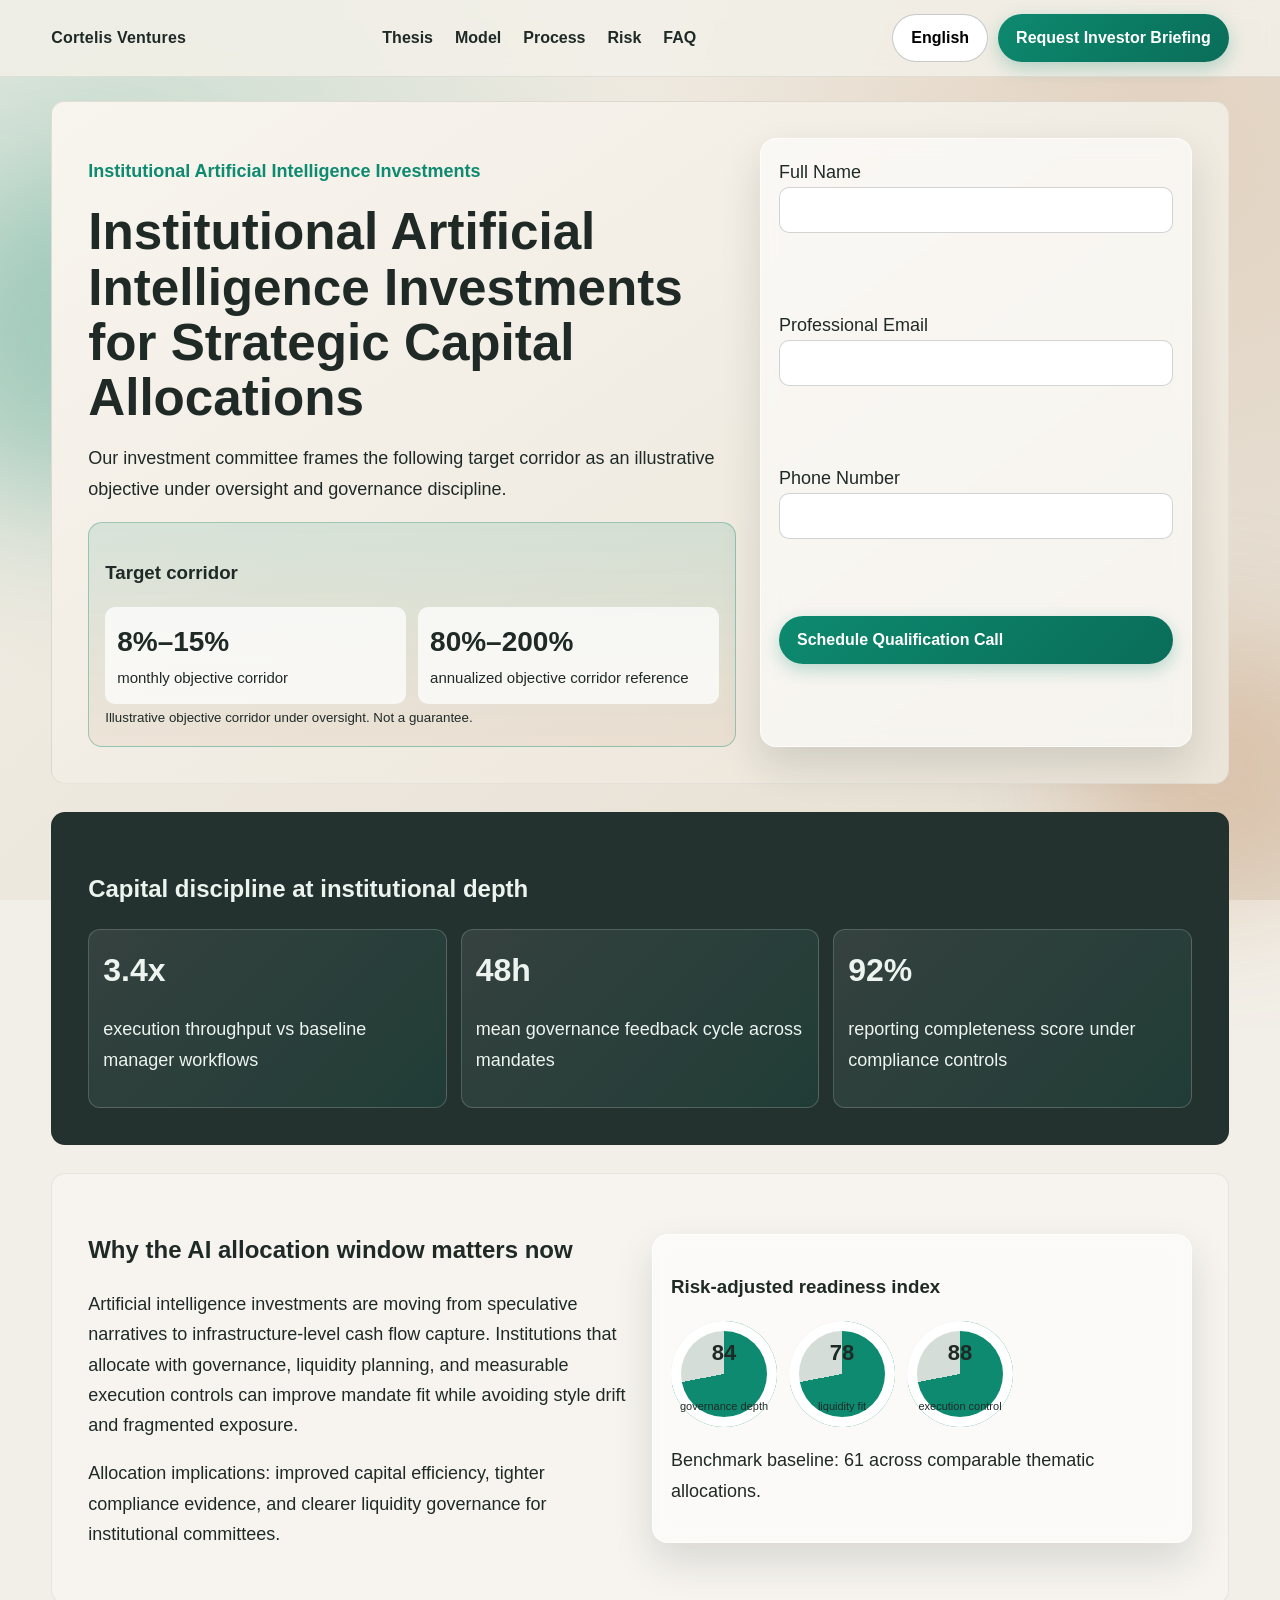
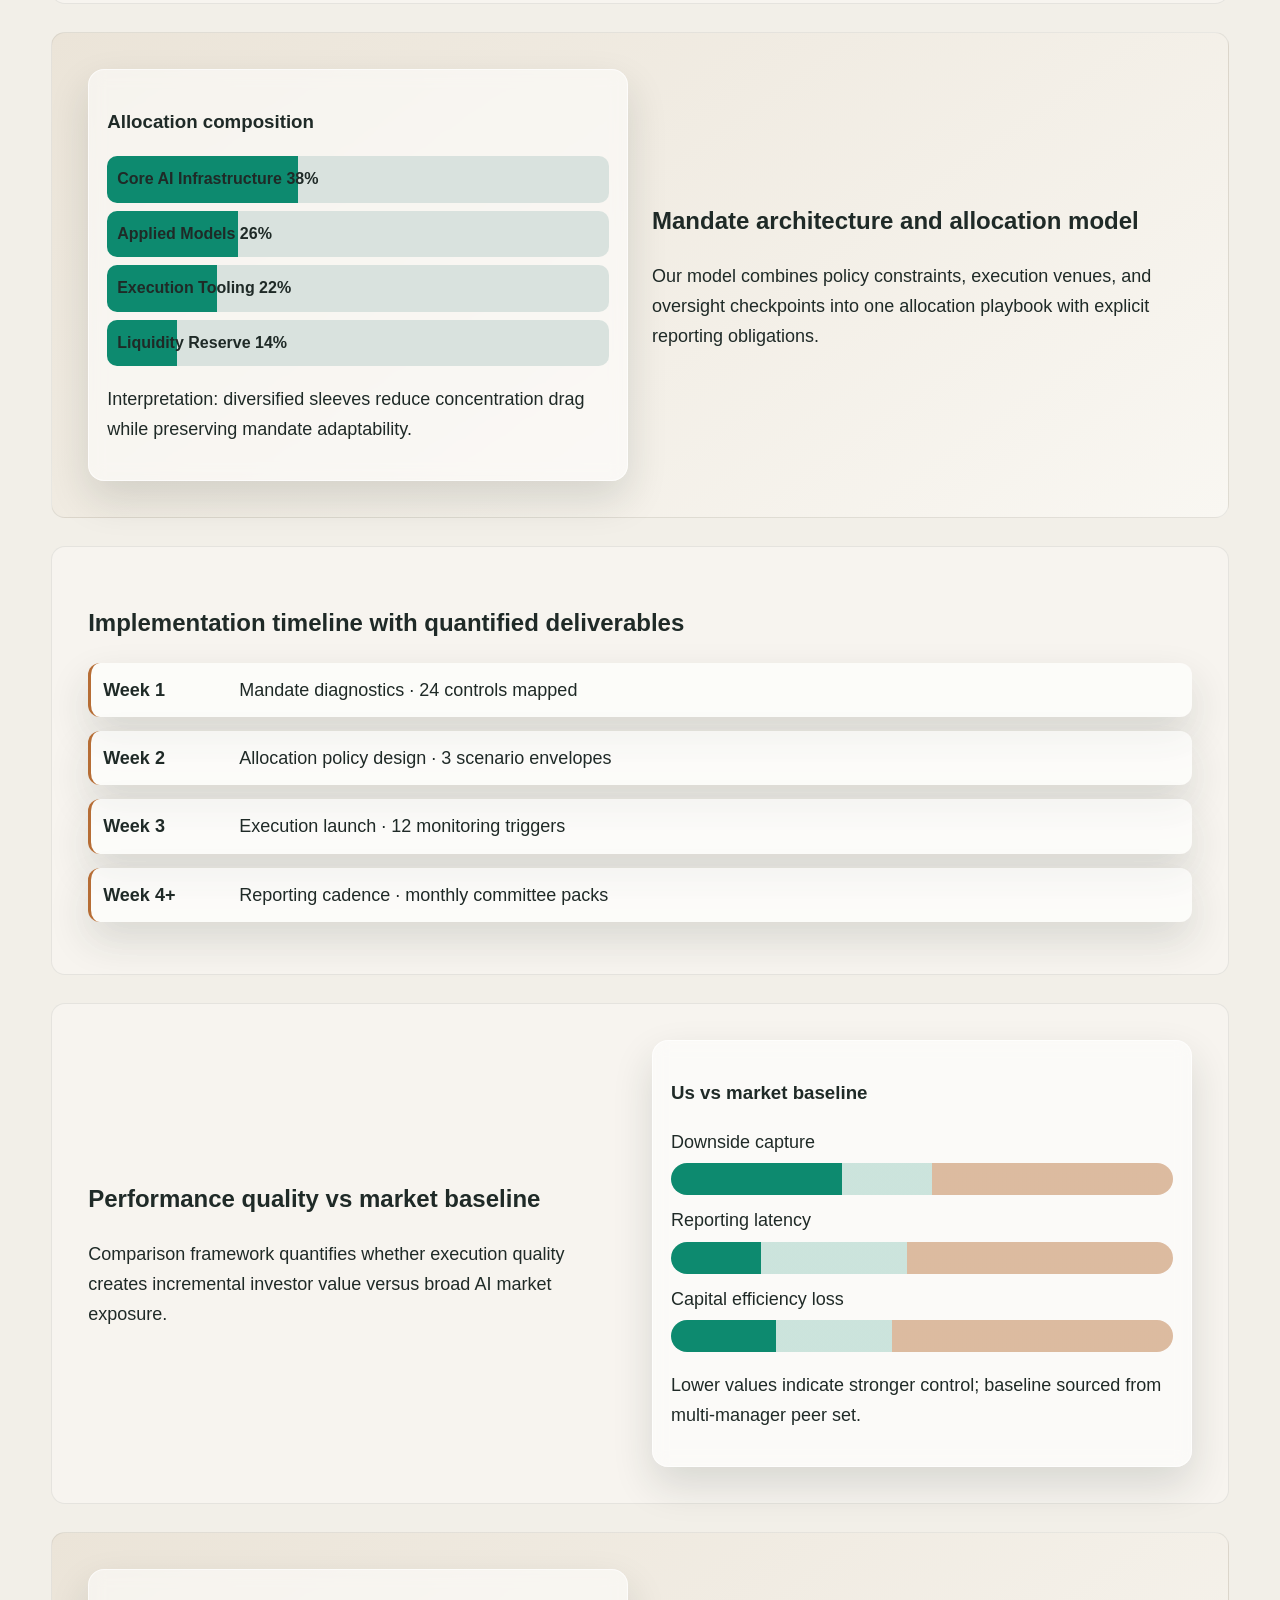
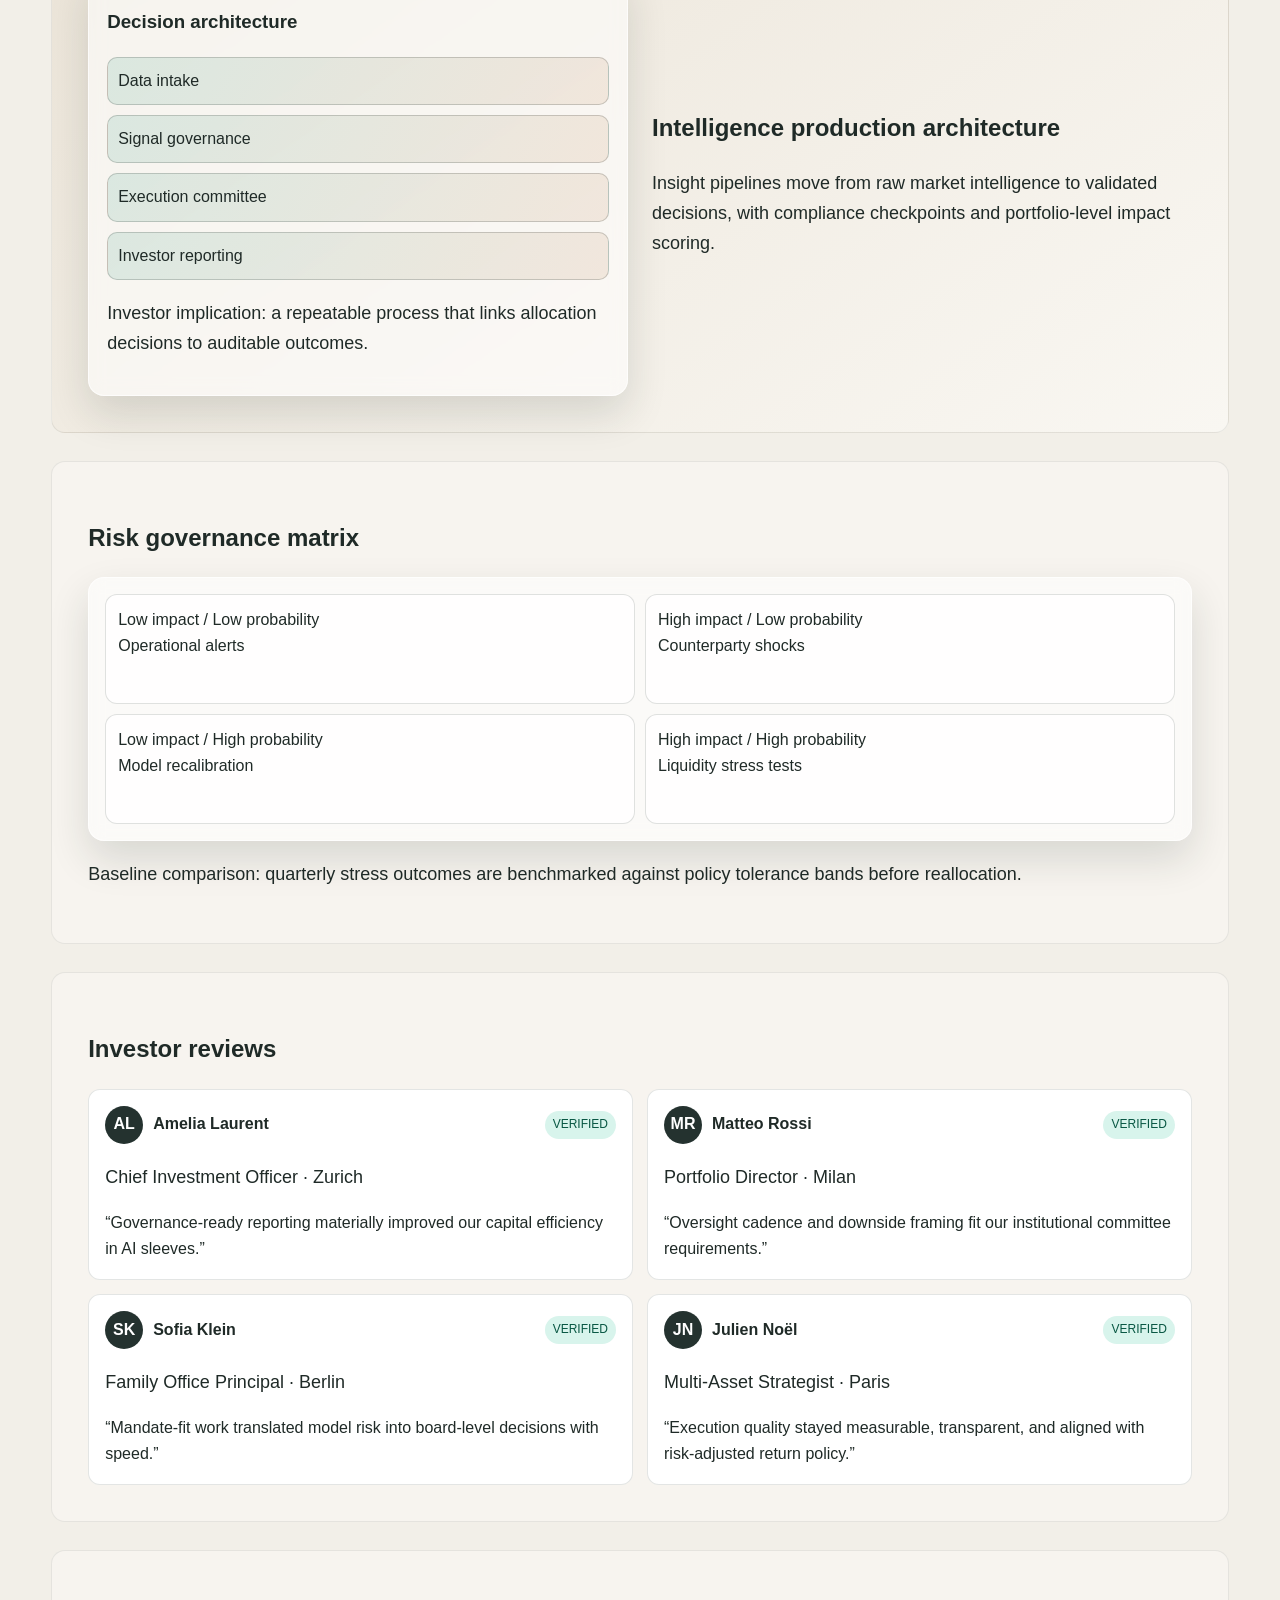
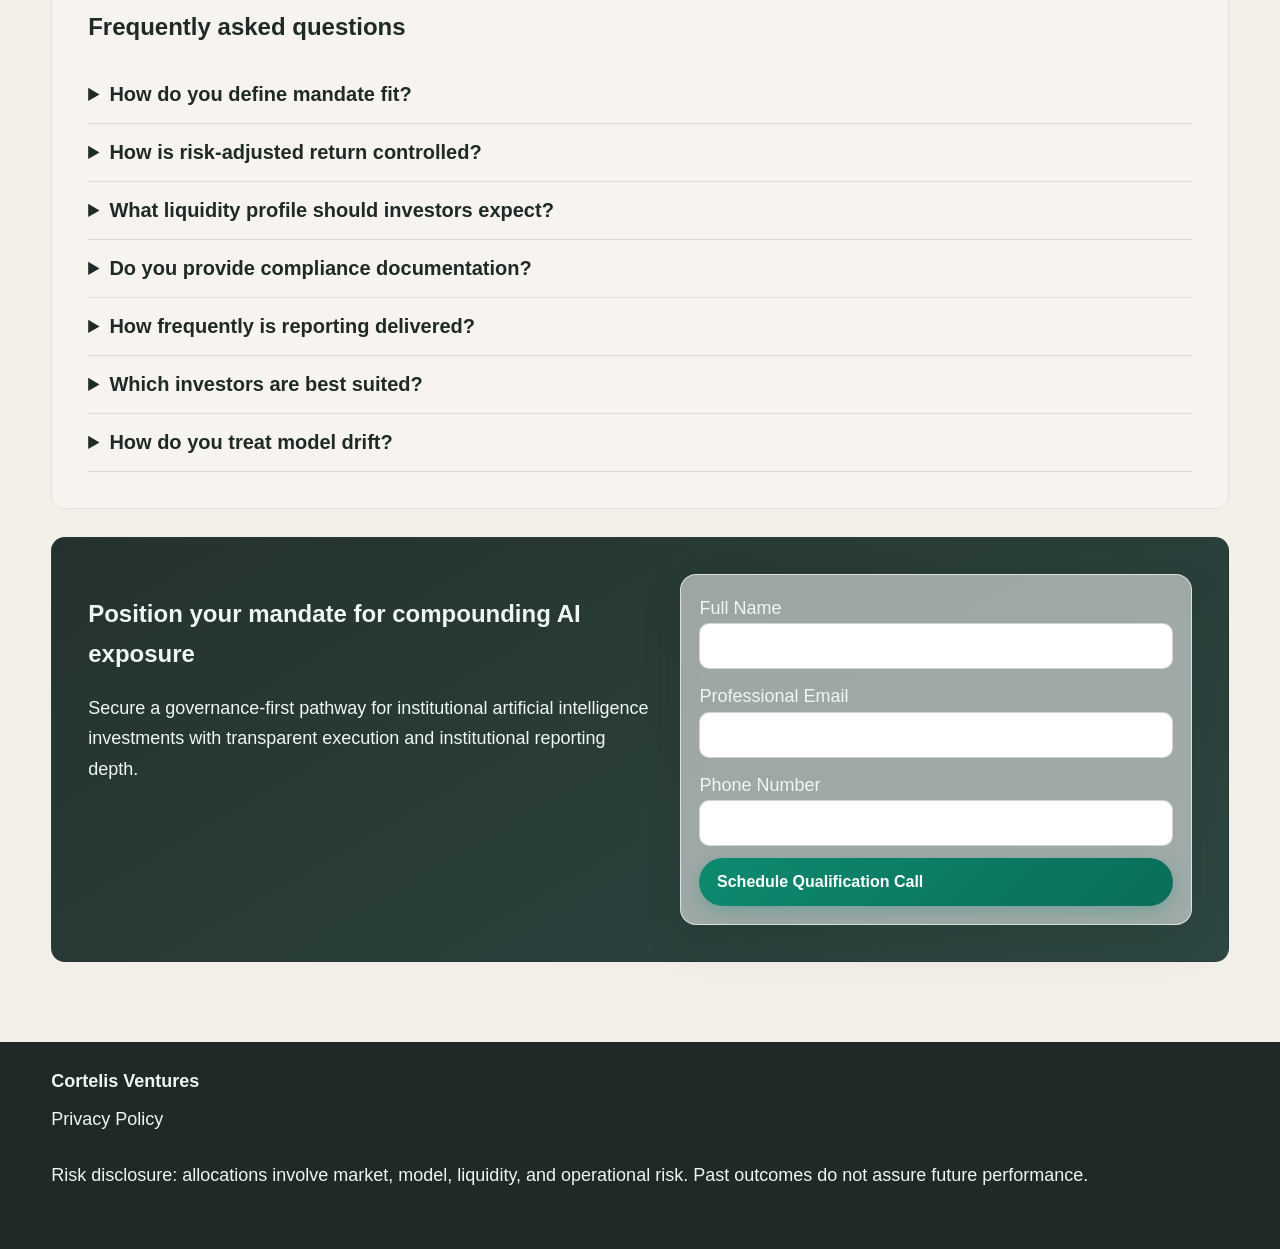
<file: index.html>
<!doctype html><html lang="en"><head><meta charset="utf-8"><meta name="viewport" content="width=device-width, initial-scale=1"><title>Cortelis Ventures | Institutional Artificial Intelligence Investments</title><meta name="description" content="Cortelis Ventures is an institutional-grade artificial intelligence investment platform focused on governance, capital efficiency, and risk-adjusted return corridors for qualified investors."><link rel="canonical" href="https://cortelis.ventures/"><link rel="alternate" hreflang="en" href="https://cortelis.ventures/"><link rel="alternate" hreflang="de" href="https://cortelis.ventures/de/"><link rel="alternate" hreflang="fr" href="https://cortelis.ventures/fr/"><link rel="alternate" hreflang="es" href="https://cortelis.ventures/es/"><link rel="alternate" hreflang="it" href="https://cortelis.ventures/it/"><link rel="alternate" hreflang="tr" href="https://cortelis.ventures/tr/"><link rel="alternate" hreflang="pt" href="https://cortelis.ventures/pt/"><link rel="alternate" hreflang="ja" href="https://cortelis.ventures/jp/"><link rel="alternate" hreflang="sk" href="https://cortelis.ventures/sk/"><link rel="alternate" hreflang="nl-BE" href="https://cortelis.ventures/be/"><meta property="og:title" content="Cortelis Ventures | Institutional Artificial Intelligence Investments"><meta property="og:description" content="Cortelis Ventures is an institutional-grade artificial intelligence investment platform focused on governance, capital efficiency, and risk-adjusted return corridors for qualified investors."><meta property="og:type" content="website"><meta property="og:url" content="https://cortelis.ventures/"><meta name="twitter:card" content="summary_large_image"><meta name="twitter:title" content="Cortelis Ventures | Institutional Artificial Intelligence Investments"><meta name="twitter:description" content="Cortelis Ventures is an institutional-grade artificial intelligence investment platform focused on governance, capital efficiency, and risk-adjusted return corridors for qualified investors."><link rel="stylesheet" href="assets/style.css"><script defer src="assets/app.js"></script><script type="application/ld+json">{"@context":"https://schema.org","@graph":[{"@type":"Organization","name":"Cortelis Ventures","url":"https://cortelis.ventures"},{"@type":"WebSite","name":"Cortelis Ventures","url":"https://cortelis.ventures"},{"@type":"FAQPage","mainEntity":[{"@type":"Question","name":"How do you define mandate fit?","acceptedAnswer":{"@type":"Answer","text":"We map strategy design to liquidity constraints, governance thresholds, and reporting obligations before any deployment recommendation."}},{"@type":"Question","name":"How is risk-adjusted return controlled?","acceptedAnswer":{"@type":"Answer","text":"Position sizing, scenario analysis, and drawdown controls are reviewed by oversight teams with weekly policy checks."}},{"@type":"Question","name":"What liquidity profile should investors expect?","acceptedAnswer":{"@type":"Answer","text":"Mandates are structured with staged capital deployment and predefined liquidity windows aligned to investor policy."}},{"@type":"Question","name":"Do you provide compliance documentation?","acceptedAnswer":{"@type":"Answer","text":"Yes. We provide committee-ready memos, allocation rationale, monitoring logs, and evidence trails for audits."}},{"@type":"Question","name":"How frequently is reporting delivered?","acceptedAnswer":{"@type":"Answer","text":"Core reporting is delivered monthly with event-driven alerts whenever risk triggers exceed policy thresholds."}},{"@type":"Question","name":"Which investors are best suited?","acceptedAnswer":{"@type":"Answer","text":"Qualified institutions, family offices, and treasury allocators seeking governed AI exposure with disciplined execution."}},{"@type":"Question","name":"How do you treat model drift?","acceptedAnswer":{"@type":"Answer","text":"We maintain drift diagnostics, benchmark tracking, and protocol updates to keep exposure aligned with mandate intent."}}]},{"@type":"ItemList","itemListElement":[{"@type":"Review","author":{"@type":"Person","name":"Amelia Laurent"},"reviewBody":"Governance-ready reporting materially improved our capital efficiency in AI sleeves.","reviewRating":{"@type":"Rating","ratingValue":"5","bestRating":"5"}},{"@type":"Review","author":{"@type":"Person","name":"Matteo Rossi"},"reviewBody":"Oversight cadence and downside framing fit our institutional committee requirements.","reviewRating":{"@type":"Rating","ratingValue":"5","bestRating":"5"}},{"@type":"Review","author":{"@type":"Person","name":"Sofia Klein"},"reviewBody":"Mandate-fit work translated model risk into board-level decisions with speed.","reviewRating":{"@type":"Rating","ratingValue":"5","bestRating":"5"}},{"@type":"Review","author":{"@type":"Person","name":"Julien Noël"},"reviewBody":"Execution quality stayed measurable, transparent, and aligned with risk-adjusted return policy.","reviewRating":{"@type":"Rating","ratingValue":"5","bestRating":"5"}}]}]}</script></head><body><div class="mesh"></div><div class="glow glow-a"></div><div class="glow glow-b"></div><header class="site-header"><div class="brand">Cortelis Ventures</div><nav class="main-nav" aria-label="Main"><a href="#thesis">Thesis</a><a href="#model">Model</a><a href="#process">Process</a><a href="#risk">Risk</a><a href="#faq">FAQ</a></nav><div class="header-actions"><div class="lang-switch"><button class="btn lang-btn" aria-expanded="false">English</button><div class="lang-menu">
<a href="index.html">English</a>
<a href="de/index.html">Deutsch</a>
<a href="fr/index.html">Français</a>
<a href="es/index.html">Español</a>
<a href="it/index.html">Italiano</a>
<a href="tr/index.html">Türkçe</a>
<a href="pt/index.html">Português</a>
<a href="jp/index.html">日本語</a>
<a href="sk/index.html">Slovenčina</a>
<a href="be/index.html">Nederlands</a>
</div></div><a class="btn primary" href="#lead">Request Investor Briefing</a><button class="burger" aria-label="Menu" aria-expanded="false">☰</button></div></header><div class="drawer" aria-hidden="true"><button class="drawer-close" aria-label="Close">×</button><nav><a href="#thesis">Thesis</a><a href="#model">Model</a><a href="#process">Process</a><a href="#risk">Risk</a><a href="#faq">FAQ</a></nav><div class="lang-menu mobile">
<a href="index.html">English</a>
<a href="de/index.html">Deutsch</a>
<a href="fr/index.html">Français</a>
<a href="es/index.html">Español</a>
<a href="it/index.html">Italiano</a>
<a href="tr/index.html">Türkçe</a>
<a href="pt/index.html">Português</a>
<a href="jp/index.html">日本語</a>
<a href="sk/index.html">Slovenčina</a>
<a href="be/index.html">Nederlands</a>
</div><a class="btn primary" href="#lead">Request Investor Briefing</a></div><div class="backdrop"></div><main><section class="hero reveal" id="lead"><div><p class="eyebrow">institutional artificial intelligence investments</p><h1>Institutional Artificial Intelligence Investments for Strategic Capital Allocations</h1><p>Our investment committee frames the following target corridor as an illustrative objective under oversight and governance discipline.</p><div class="corridor"><h3>Target corridor</h3><div class="corr-grid"><div><strong>8%–15%</strong><span>monthly objective corridor</span></div><div><strong>80%–200%</strong><span>annualized objective corridor reference</span></div></div><small>Illustrative objective corridor under oversight. Not a guarantee.</small></div></div><form class="lead-form glass"><label>Full Name<input required></label><label>Professional Email<input type="email" required></label><label>Phone Number<input required></label><button class="btn primary">Schedule Qualification Call</button></form></section><section class="kpi-strip reveal"><h2>Capital discipline at institutional depth</h2><div class="kpi-grid"><article><strong>3.4x</strong><p>execution throughput vs baseline manager workflows</p></article><article><strong>48h</strong><p>mean governance feedback cycle across mandates</p></article><article><strong>92%</strong><p>reporting completeness score under compliance controls</p></article></div></section><section class="split reveal" id="thesis"><div><h2>Why the AI allocation window matters now</h2><p>Artificial intelligence investments are moving from speculative narratives to infrastructure-level cash flow capture. Institutions that allocate with governance, liquidity planning, and measurable execution controls can improve mandate fit while avoiding style drift and fragmented exposure.</p><p>Allocation implications: improved capital efficiency, tighter compliance evidence, and clearer liquidity governance for institutional committees.</p></div><div class="ring-panel glass"><h3>Risk-adjusted readiness index</h3><div class="rings"><div class="ring"><span>84</span><small>governance depth</small></div><div class="ring"><span>78</span><small>liquidity fit</small></div><div class="ring"><span>88</span><small>execution control</small></div></div><p>Benchmark baseline: 61 across comparable thematic allocations.</p></div></section><section class="split alt reveal" id="model"><div class="alloc glass"><h3>Allocation composition</h3><div class="stack"><span style="--w:38%">Core AI Infrastructure 38%</span><span style="--w:26%">Applied Models 26%</span><span style="--w:22%">Execution Tooling 22%</span><span style="--w:14%">Liquidity Reserve 14%</span></div><p>Interpretation: diversified sleeves reduce concentration drag while preserving mandate adaptability.</p></div><div><h2>Mandate architecture and allocation model</h2><p>Our model combines policy constraints, execution venues, and oversight checkpoints into one allocation playbook with explicit reporting obligations.</p></div></section><section class="timeline reveal" id="process"><h2>Implementation timeline with quantified deliverables</h2><ol><li><b>Week 1</b><span>Mandate diagnostics · 24 controls mapped</span></li><li><b>Week 2</b><span>Allocation policy design · 3 scenario envelopes</span></li><li><b>Week 3</b><span>Execution launch · 12 monitoring triggers</span></li><li><b>Week 4+</b><span>Reporting cadence · monthly committee packs</span></li></ol></section><section class="split reveal"><div><h2>Performance quality vs market baseline</h2><p>Comparison framework quantifies whether execution quality creates incremental investor value versus broad AI market exposure.</p></div><div class="compare glass"><h3>Us vs market baseline</h3><div class="bars"><div><label>Downside capture</label><em style="--a:34;--b:52"></em></div><div><label>Reporting latency</label><em style="--a:18;--b:47"></em></div><div><label>Capital efficiency loss</label><em style="--a:21;--b:44"></em></div></div><p>Lower values indicate stronger control; baseline sourced from multi-manager peer set.</p></div></section><section class="split alt reveal"><div class="arch glass"><h3>Decision architecture</h3><div class="nodes"><span>Data intake</span><span>Signal governance</span><span>Execution committee</span><span>Investor reporting</span></div><p>Investor implication: a repeatable process that links allocation decisions to auditable outcomes.</p></div><div><h2>Intelligence production architecture</h2><p>Insight pipelines move from raw market intelligence to validated decisions, with compliance checkpoints and portfolio-level impact scoring.</p></div></section><section class="risk reveal" id="risk"><h2>Risk governance matrix</h2><div class="matrix glass"><div>Low impact / Low probability<br>Operational alerts</div><div>High impact / Low probability<br>Counterparty shocks</div><div>Low impact / High probability<br>Model recalibration</div><div>High impact / High probability<br>Liquidity stress tests</div></div><p>Baseline comparison: quarterly stress outcomes are benchmarked against policy tolerance bands before reallocation.</p></section><section class="reviews reveal"><h2>Investor reviews</h2><div class="review-grid"><article><div class="top"><span class="avatar">AL</span><b>Amelia Laurent</b><mark>VERIFIED</mark></div><p class="role">Chief Investment Officer · Zurich</p><q>Governance-ready reporting materially improved our capital efficiency in AI sleeves.</q></article><article><div class="top"><span class="avatar">MR</span><b>Matteo Rossi</b><mark>VERIFIED</mark></div><p class="role">Portfolio Director · Milan</p><q>Oversight cadence and downside framing fit our institutional committee requirements.</q></article><article><div class="top"><span class="avatar">SK</span><b>Sofia Klein</b><mark>VERIFIED</mark></div><p class="role">Family Office Principal · Berlin</p><q>Mandate-fit work translated model risk into board-level decisions with speed.</q></article><article><div class="top"><span class="avatar">JN</span><b>Julien Noël</b><mark>VERIFIED</mark></div><p class="role">Multi-Asset Strategist · Paris</p><q>Execution quality stayed measurable, transparent, and aligned with risk-adjusted return policy.</q></article></div></section><section class="faq reveal" id="faq"><h2>Frequently asked questions</h2><details><summary>How do you define mandate fit?</summary><p>We map strategy design to liquidity constraints, governance thresholds, and reporting obligations before any deployment recommendation.</p></details><details><summary>How is risk-adjusted return controlled?</summary><p>Position sizing, scenario analysis, and drawdown controls are reviewed by oversight teams with weekly policy checks.</p></details><details><summary>What liquidity profile should investors expect?</summary><p>Mandates are structured with staged capital deployment and predefined liquidity windows aligned to investor policy.</p></details><details><summary>Do you provide compliance documentation?</summary><p>Yes. We provide committee-ready memos, allocation rationale, monitoring logs, and evidence trails for audits.</p></details><details><summary>How frequently is reporting delivered?</summary><p>Core reporting is delivered monthly with event-driven alerts whenever risk triggers exceed policy thresholds.</p></details><details><summary>Which investors are best suited?</summary><p>Qualified institutions, family offices, and treasury allocators seeking governed AI exposure with disciplined execution.</p></details><details><summary>How do you treat model drift?</summary><p>We maintain drift diagnostics, benchmark tracking, and protocol updates to keep exposure aligned with mandate intent.</p></details></section><section class="final-cta reveal"><div><h2>Position your mandate for compounding AI exposure</h2><p>Secure a governance-first pathway for institutional artificial intelligence investments with transparent execution and institutional reporting depth.</p></div><form class="lead-form glass"><label>Full Name<input required></label><label>Professional Email<input type="email" required></label><label>Phone Number<input required></label><button class="btn primary">Schedule Qualification Call</button></form></section></main><footer><strong>Cortelis Ventures</strong> <a href="#" data-open-policy>Privacy Policy</a><p>Risk disclosure: allocations involve market, model, liquidity, and operational risk. Past outcomes do not assure future performance.</p></footer><div class="modal" aria-hidden="true" role="dialog" aria-modal="true" aria-label="Privacy Policy"><div class="modal-card"><button class="icon-close" aria-label="Close">×</button><h3>Privacy Policy</h3><div class="modal-scroll"><p><b>Introduction.</b> Cortelis Ventures processes personal data to deliver investor communications, qualification workflows, and regulatory reporting support.</p><p><b>Data collection.</b> We collect identification details, professional contact information, and interaction metadata submitted through our forms.</p><p><b>Legal basis.</b> Our legal basis includes legitimate interest, pre-contractual steps requested by investors, and compliance obligations.</p><p><b>Cookies.</b> We use essential and analytical cookies to maintain secure sessions and improve site performance.</p><p><b>Retention.</b> Records are retained only as long as required for investor servicing, legal duties, and dispute management.</p><p><b>Third-party sharing.</b> Data may be shared with regulated service providers under contractual confidentiality and security clauses.</p><p><b>Security.</b> Controls include encryption, access restriction, monitoring, and incident response procedures.</p><p><b>User rights.</b> You may request access, correction, deletion, restriction, portability, or objection according to applicable law.</p><p><b>International transfers.</b> Cross-border transfers rely on recognized safeguards and jurisdiction-appropriate protections.</p><p><b>Industry risk disclosure.</b> AI investment analysis may be affected by model error, market discontinuity, and execution latency.</p><p><b>Contact.</b> privacy@cortelis.ventures</p></div><div class="modal-foot"><button class="btn" data-close-policy>Close</button></div></div></div></body></html>
</file>
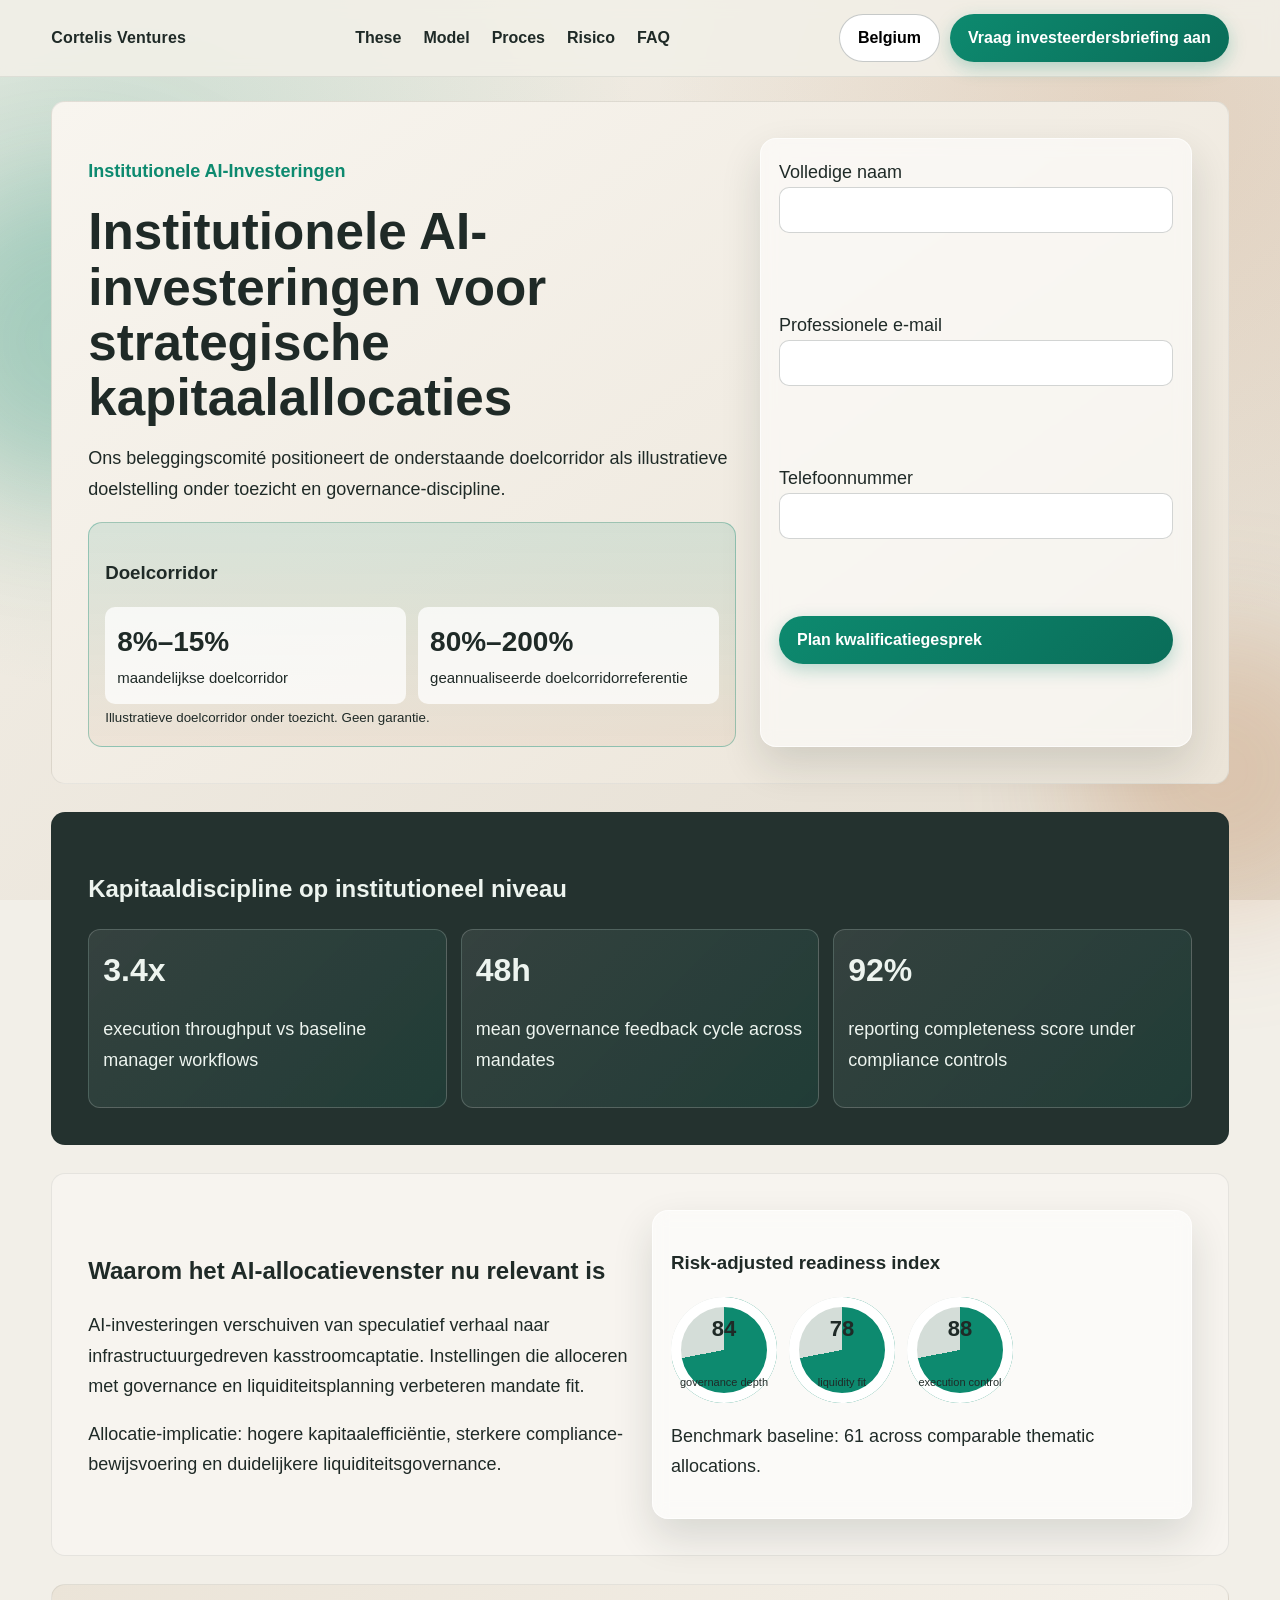
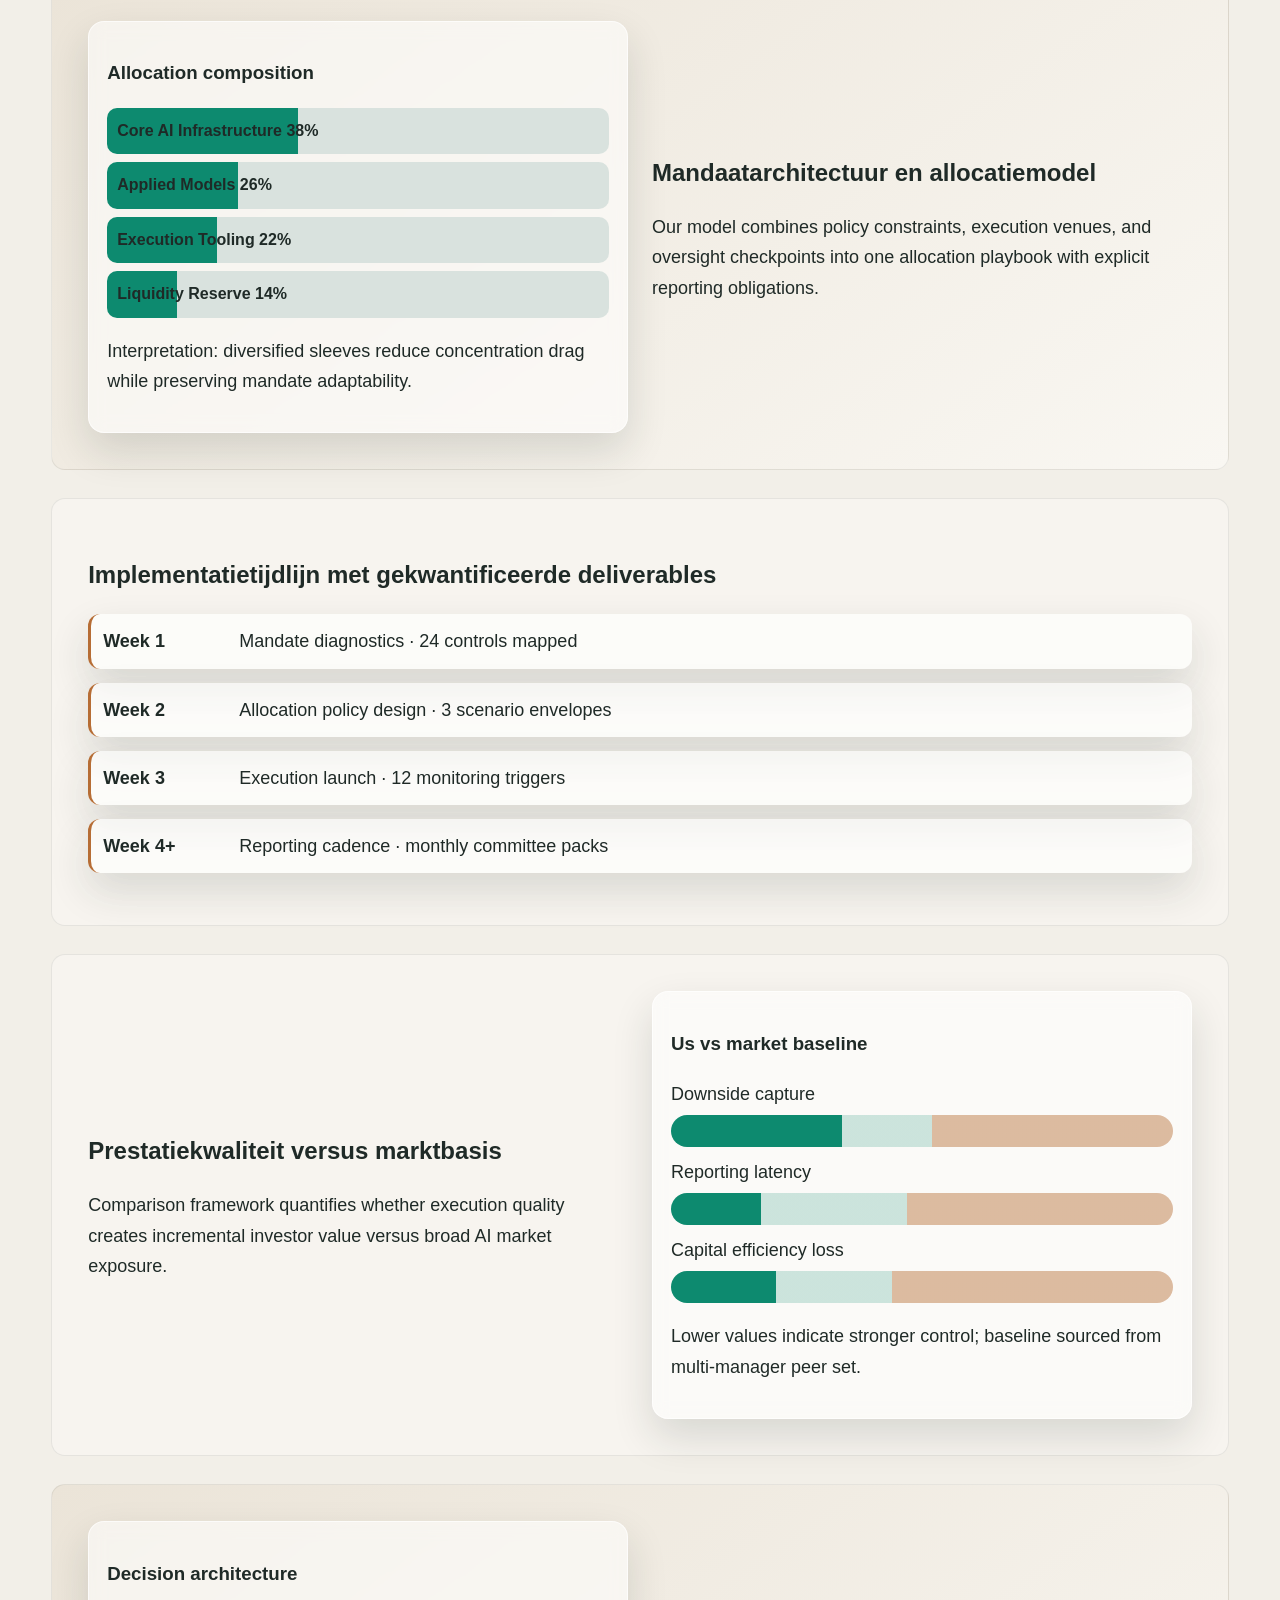
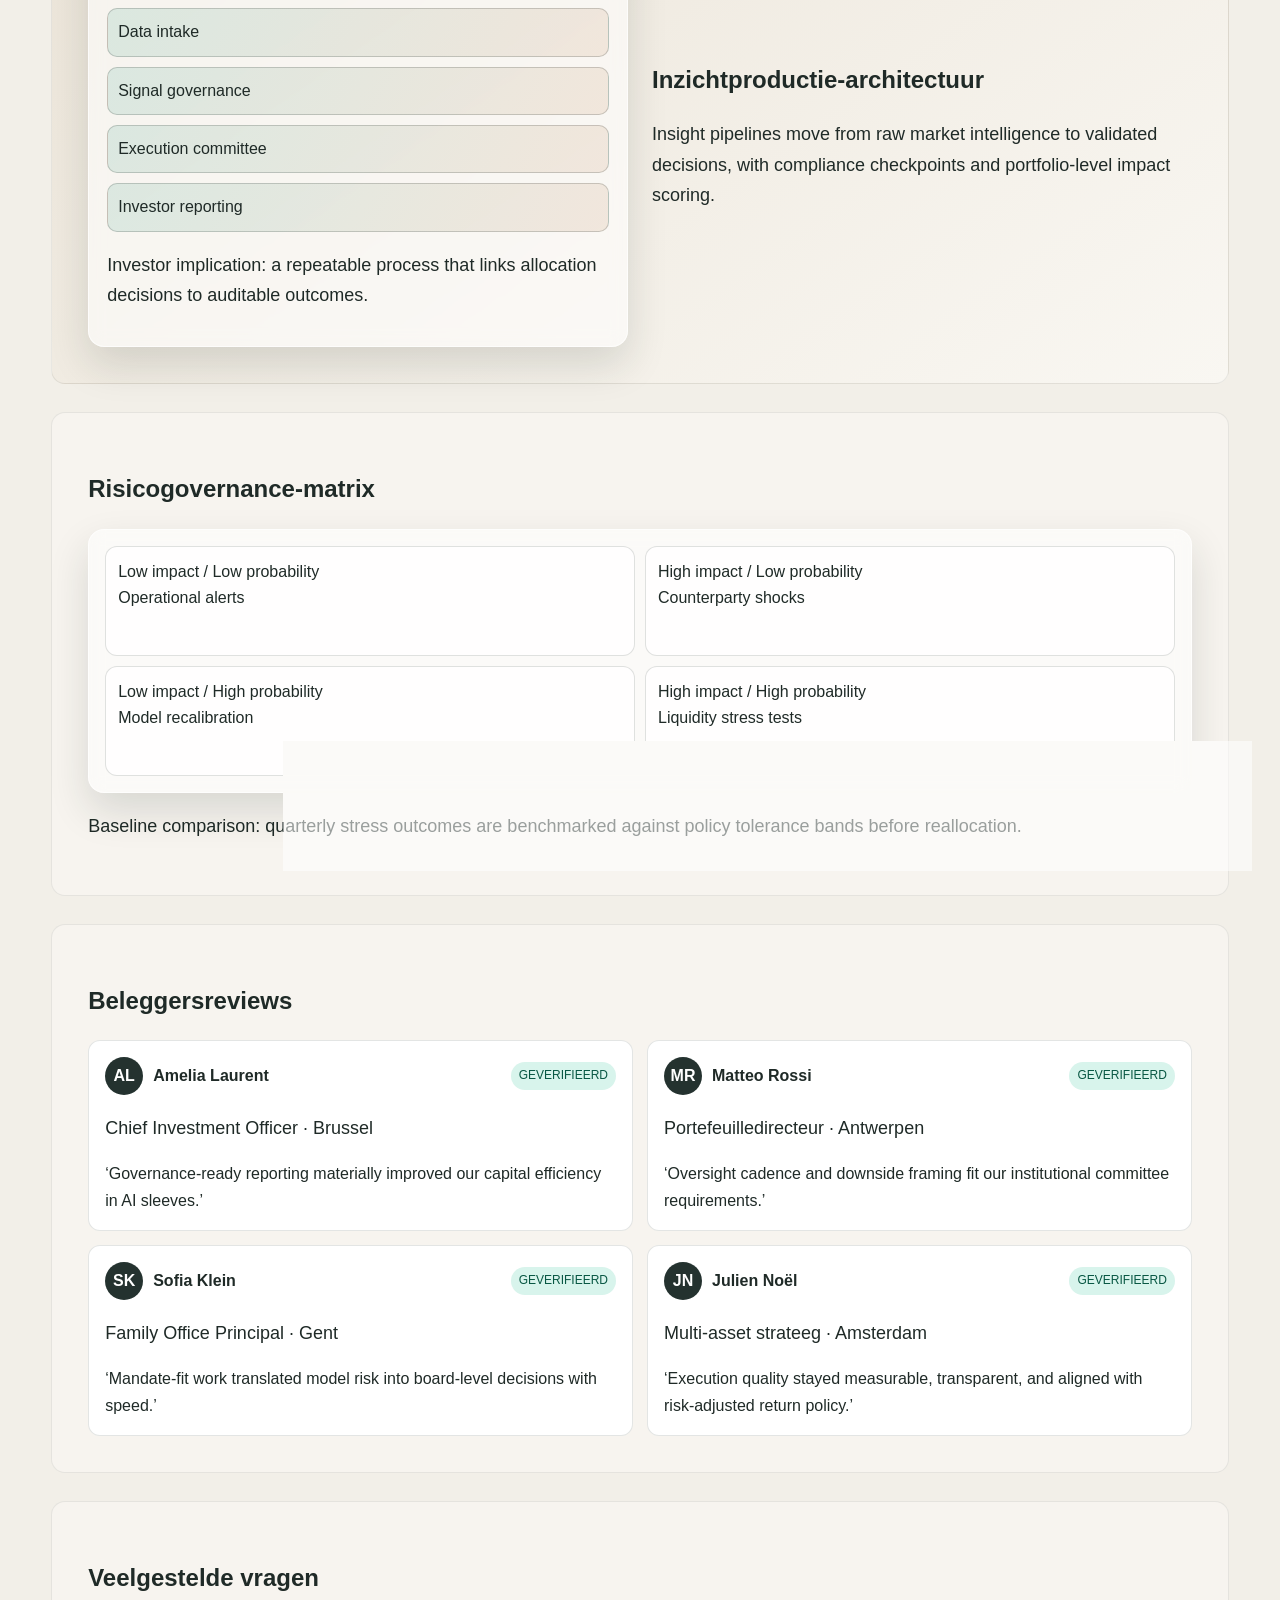
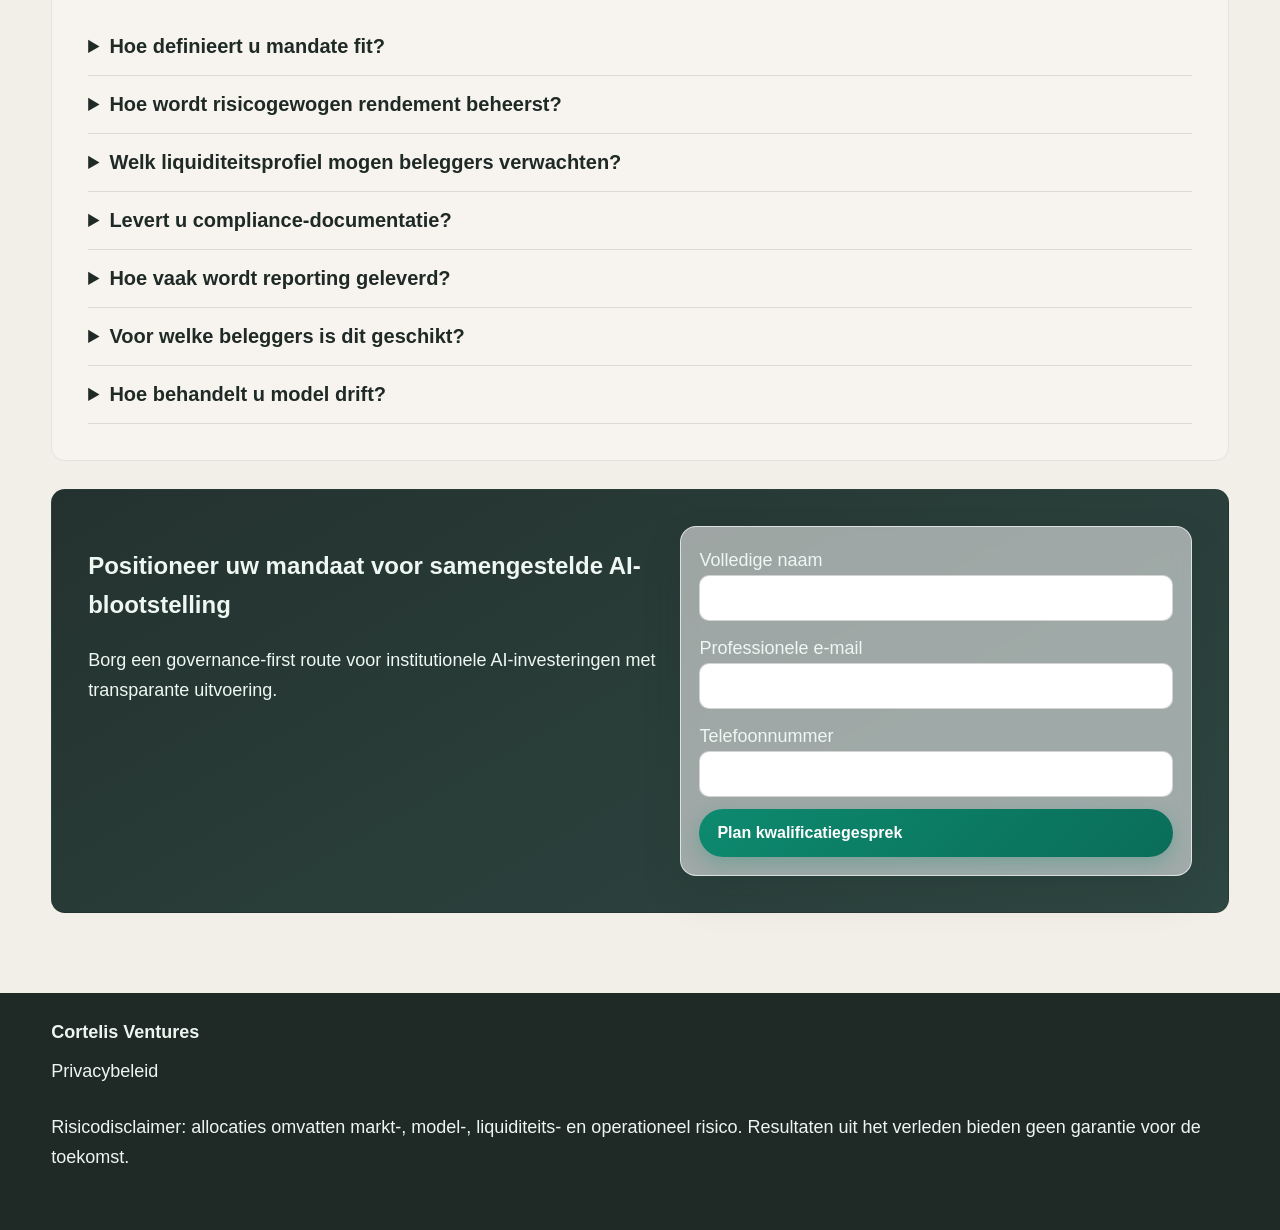
<file: be/index.html>
<!doctype html><html lang="nl"><head><meta charset="utf-8"><meta name="viewport" content="width=device-width, initial-scale=1"><title>Cortelis Ventures | Institutionele AI-investeringen</title><meta name="description" content="Cortelis Ventures is een institutioneel AI-investeringsplatform met focus op governance, kapitaalefficiëntie en risicogewogen rendementsdoelcorridors."><link rel="canonical" href="https://cortelis.ventures/be/"><link rel="alternate" hreflang="en" href="https://cortelis.ventures/"><link rel="alternate" hreflang="de" href="https://cortelis.ventures/de/"><link rel="alternate" hreflang="fr" href="https://cortelis.ventures/fr/"><link rel="alternate" hreflang="es" href="https://cortelis.ventures/es/"><link rel="alternate" hreflang="it" href="https://cortelis.ventures/it/"><link rel="alternate" hreflang="tr" href="https://cortelis.ventures/tr/"><link rel="alternate" hreflang="pt" href="https://cortelis.ventures/pt/"><link rel="alternate" hreflang="ja" href="https://cortelis.ventures/jp/"><link rel="alternate" hreflang="sk" href="https://cortelis.ventures/sk/"><link rel="alternate" hreflang="nl-BE" href="https://cortelis.ventures/be/"><meta property="og:title" content="Cortelis Ventures | Institutionele AI-investeringen"><meta property="og:description" content="Cortelis Ventures is een institutioneel AI-investeringsplatform met focus op governance, kapitaalefficiëntie en risicogewogen rendementsdoelcorridors."><meta property="og:type" content="website"><meta property="og:url" content="https://cortelis.ventures/be/"><meta name="twitter:card" content="summary_large_image"><meta name="twitter:title" content="Cortelis Ventures | Institutionele AI-investeringen"><meta name="twitter:description" content="Cortelis Ventures is een institutioneel AI-investeringsplatform met focus op governance, kapitaalefficiëntie en risicogewogen rendementsdoelcorridors."><link rel="stylesheet" href="../assets/style.css"><script defer src="../assets/app.js"></script><script type="application/ld+json">{"@context":"https://schema.org","@graph":[{"@type":"Organization","name":"Cortelis Ventures","url":"https://cortelis.ventures"},{"@type":"WebSite","name":"Cortelis Ventures","url":"https://cortelis.ventures"},{"@type":"FAQPage","mainEntity":[{"@type":"Question","name":"Hoe definieert u mandate fit?","acceptedAnswer":{"@type":"Answer","text":"We map strategy design to liquidity constraints, governance thresholds, and reporting obligations before any deployment recommendation."}},{"@type":"Question","name":"Hoe wordt risicogewogen rendement beheerst?","acceptedAnswer":{"@type":"Answer","text":"Position sizing, scenario analysis, and drawdown controls are reviewed by oversight teams with weekly policy checks."}},{"@type":"Question","name":"Welk liquiditeitsprofiel mogen beleggers verwachten?","acceptedAnswer":{"@type":"Answer","text":"Mandates are structured with staged capital deployment and predefined liquidity windows aligned to investor policy."}},{"@type":"Question","name":"Levert u compliance-documentatie?","acceptedAnswer":{"@type":"Answer","text":"Yes. We provide committee-ready memos, allocation rationale, monitoring logs, and evidence trails for audits."}},{"@type":"Question","name":"Hoe vaak wordt reporting geleverd?","acceptedAnswer":{"@type":"Answer","text":"Core reporting is delivered monthly with event-driven alerts whenever risk triggers exceed policy thresholds."}},{"@type":"Question","name":"Voor welke beleggers is dit geschikt?","acceptedAnswer":{"@type":"Answer","text":"Qualified institutions, family offices, and treasury allocators seeking governed AI exposure with disciplined execution."}},{"@type":"Question","name":"Hoe behandelt u model drift?","acceptedAnswer":{"@type":"Answer","text":"We maintain drift diagnostics, benchmark tracking, and protocol updates to keep exposure aligned with mandate intent."}}]},{"@type":"ItemList","itemListElement":[{"@type":"Review","author":{"@type":"Person","name":"Amelia Laurent"},"reviewBody":"Governance-ready reporting materially improved our capital efficiency in AI sleeves.","reviewRating":{"@type":"Rating","ratingValue":"5","bestRating":"5"}},{"@type":"Review","author":{"@type":"Person","name":"Matteo Rossi"},"reviewBody":"Oversight cadence and downside framing fit our institutional committee requirements.","reviewRating":{"@type":"Rating","ratingValue":"5","bestRating":"5"}},{"@type":"Review","author":{"@type":"Person","name":"Sofia Klein"},"reviewBody":"Mandate-fit work translated model risk into board-level decisions with speed.","reviewRating":{"@type":"Rating","ratingValue":"5","bestRating":"5"}},{"@type":"Review","author":{"@type":"Person","name":"Julien Noël"},"reviewBody":"Execution quality stayed measurable, transparent, and aligned with risk-adjusted return policy.","reviewRating":{"@type":"Rating","ratingValue":"5","bestRating":"5"}}]}]}</script></head><body><div class="mesh"></div><div class="glow glow-a"></div><div class="glow glow-b"></div><header class="site-header"><div class="brand">Cortelis Ventures</div><nav class="main-nav" aria-label="Main"><a href="#thesis">These</a><a href="#model">Model</a><a href="#process">Proces</a><a href="#risk">Risico</a><a href="#faq">FAQ</a></nav><div class="header-actions"><div class="lang-switch"><button class="btn lang-btn" aria-expanded="false">Belgium</button><div class="lang-menu">
<a href="../index.html">English</a>
<a href="../de/index.html">Deutsch</a>
<a href="../fr/index.html">Français</a>
<a href="../es/index.html">Español</a>
<a href="../it/index.html">Italiano</a>
<a href="../tr/index.html">Türkçe</a>
<a href="../pt/index.html">Português</a>
<a href="../jp/index.html">日本語</a>
<a href="../sk/index.html">Slovenčina</a>
<a href="../be/index.html">Belgium</a>
</div></div><a class="btn primary" href="#lead">Vraag investeerdersbriefing aan</a><button class="burger" aria-label="Menu" aria-expanded="false">☰</button></div></header><div class="drawer" aria-hidden="true"><button class="drawer-close" aria-label="Close">×</button><nav><a href="#thesis">These</a><a href="#model">Model</a><a href="#process">Proces</a><a href="#risk">Risico</a><a href="#faq">FAQ</a></nav><div class="lang-menu mobile">
<a href="../index.html">English</a>
<a href="../de/index.html">Deutsch</a>
<a href="../fr/index.html">Français</a>
<a href="../es/index.html">Español</a>
<a href="../it/index.html">Italiano</a>
<a href="../tr/index.html">Türkçe</a>
<a href="../pt/index.html">Português</a>
<a href="../jp/index.html">日本語</a>
<a href="../sk/index.html">Slovenčina</a>
<a href="../be/index.html">Belgium</a>
</div><a class="btn primary" href="#lead">Vraag investeerdersbriefing aan</a></div><div class="backdrop"></div><main><section class="hero reveal" id="lead"><div><p class="eyebrow">institutionele AI-investeringen</p><h1>Institutionele AI-investeringen voor strategische kapitaalallocaties</h1><p>Ons beleggingscomité positioneert de onderstaande doelcorridor als illustratieve doelstelling onder toezicht en governance-discipline.</p><div class="corridor"><h3>Doelcorridor</h3><div class="corr-grid"><div><strong>8%–15%</strong><span>maandelijkse doelcorridor</span></div><div><strong>80%–200%</strong><span>geannualiseerde doelcorridorreferentie</span></div></div><small>Illustratieve doelcorridor onder toezicht. Geen garantie.</small></div></div><form class="lead-form glass"><label>Volledige naam<input required></label><label>Professionele e-mail<input type="email" required></label><label>Telefoonnummer<input required></label><button class="btn primary">Plan kwalificatiegesprek</button></form></section><section class="kpi-strip reveal"><h2>Kapitaaldiscipline op institutioneel niveau</h2><div class="kpi-grid"><article><strong>3.4x</strong><p>execution throughput vs baseline manager workflows</p></article><article><strong>48h</strong><p>mean governance feedback cycle across mandates</p></article><article><strong>92%</strong><p>reporting completeness score under compliance controls</p></article></div></section><section class="split reveal" id="thesis"><div><h2>Waarom het AI-allocatievenster nu relevant is</h2><p>AI-investeringen verschuiven van speculatief verhaal naar infrastructuurgedreven kasstroomcaptatie. Instellingen die alloceren met governance en liquiditeitsplanning verbeteren mandate fit.</p><p>Allocatie-implicatie: hogere kapitaalefficiëntie, sterkere compliance-bewijsvoering en duidelijkere liquiditeitsgovernance.</p></div><div class="ring-panel glass"><h3>Risk-adjusted readiness index</h3><div class="rings"><div class="ring"><span>84</span><small>governance depth</small></div><div class="ring"><span>78</span><small>liquidity fit</small></div><div class="ring"><span>88</span><small>execution control</small></div></div><p>Benchmark baseline: 61 across comparable thematic allocations.</p></div></section><section class="split alt reveal" id="model"><div class="alloc glass"><h3>Allocation composition</h3><div class="stack"><span style="--w:38%">Core AI Infrastructure 38%</span><span style="--w:26%">Applied Models 26%</span><span style="--w:22%">Execution Tooling 22%</span><span style="--w:14%">Liquidity Reserve 14%</span></div><p>Interpretation: diversified sleeves reduce concentration drag while preserving mandate adaptability.</p></div><div><h2>Mandaatarchitectuur en allocatiemodel</h2><p>Our model combines policy constraints, execution venues, and oversight checkpoints into one allocation playbook with explicit reporting obligations.</p></div></section><section class="timeline reveal" id="process"><h2>Implementatietijdlijn met gekwantificeerde deliverables</h2><ol><li><b>Week 1</b><span>Mandate diagnostics · 24 controls mapped</span></li><li><b>Week 2</b><span>Allocation policy design · 3 scenario envelopes</span></li><li><b>Week 3</b><span>Execution launch · 12 monitoring triggers</span></li><li><b>Week 4+</b><span>Reporting cadence · monthly committee packs</span></li></ol></section><section class="split reveal"><div><h2>Prestatiekwaliteit versus marktbasis</h2><p>Comparison framework quantifies whether execution quality creates incremental investor value versus broad AI market exposure.</p></div><div class="compare glass"><h3>Us vs market baseline</h3><div class="bars"><div><label>Downside capture</label><em style="--a:34;--b:52"></em></div><div><label>Reporting latency</label><em style="--a:18;--b:47"></em></div><div><label>Capital efficiency loss</label><em style="--a:21;--b:44"></em></div></div><p>Lower values indicate stronger control; baseline sourced from multi-manager peer set.</p></div></section><section class="split alt reveal"><div class="arch glass"><h3>Decision architecture</h3><div class="nodes"><span>Data intake</span><span>Signal governance</span><span>Execution committee</span><span>Investor reporting</span></div><p>Investor implication: a repeatable process that links allocation decisions to auditable outcomes.</p></div><div><h2>Inzichtproductie-architectuur</h2><p>Insight pipelines move from raw market intelligence to validated decisions, with compliance checkpoints and portfolio-level impact scoring.</p></div></section><section class="risk reveal" id="risk"><h2>Risicogovernance-matrix</h2><div class="matrix glass"><div>Low impact / Low probability<br>Operational alerts</div><div>High impact / Low probability<br>Counterparty shocks</div><div>Low impact / High probability<br>Model recalibration</div><div>High impact / High probability<br>Liquidity stress tests</div></div><p>Baseline comparison: quarterly stress outcomes are benchmarked against policy tolerance bands before reallocation.</p></section><section class="reviews reveal"><h2>Beleggersreviews</h2><div class="review-grid"><article><div class="top"><span class="avatar">AL</span><b>Amelia Laurent</b><mark>GEVERIFIEERD</mark></div><p class="role">Chief Investment Officer · Brussel</p><q>Governance-ready reporting materially improved our capital efficiency in AI sleeves.</q></article><article><div class="top"><span class="avatar">MR</span><b>Matteo Rossi</b><mark>GEVERIFIEERD</mark></div><p class="role">Portefeuilledirecteur · Antwerpen</p><q>Oversight cadence and downside framing fit our institutional committee requirements.</q></article><article><div class="top"><span class="avatar">SK</span><b>Sofia Klein</b><mark>GEVERIFIEERD</mark></div><p class="role">Family Office Principal · Gent</p><q>Mandate-fit work translated model risk into board-level decisions with speed.</q></article><article><div class="top"><span class="avatar">JN</span><b>Julien Noël</b><mark>GEVERIFIEERD</mark></div><p class="role">Multi-asset strateeg · Amsterdam</p><q>Execution quality stayed measurable, transparent, and aligned with risk-adjusted return policy.</q></article></div></section><section class="faq reveal" id="faq"><h2>Veelgestelde vragen</h2><details><summary>Hoe definieert u mandate fit?</summary><p>We map strategy design to liquidity constraints, governance thresholds, and reporting obligations before any deployment recommendation.</p></details><details><summary>Hoe wordt risicogewogen rendement beheerst?</summary><p>Position sizing, scenario analysis, and drawdown controls are reviewed by oversight teams with weekly policy checks.</p></details><details><summary>Welk liquiditeitsprofiel mogen beleggers verwachten?</summary><p>Mandates are structured with staged capital deployment and predefined liquidity windows aligned to investor policy.</p></details><details><summary>Levert u compliance-documentatie?</summary><p>Yes. We provide committee-ready memos, allocation rationale, monitoring logs, and evidence trails for audits.</p></details><details><summary>Hoe vaak wordt reporting geleverd?</summary><p>Core reporting is delivered monthly with event-driven alerts whenever risk triggers exceed policy thresholds.</p></details><details><summary>Voor welke beleggers is dit geschikt?</summary><p>Qualified institutions, family offices, and treasury allocators seeking governed AI exposure with disciplined execution.</p></details><details><summary>Hoe behandelt u model drift?</summary><p>We maintain drift diagnostics, benchmark tracking, and protocol updates to keep exposure aligned with mandate intent.</p></details></section><section class="final-cta reveal"><div><h2>Positioneer uw mandaat voor samengestelde AI-blootstelling</h2><p>Borg een governance-first route voor institutionele AI-investeringen met transparante uitvoering.</p></div><form class="lead-form glass"><label>Volledige naam<input required></label><label>Professionele e-mail<input type="email" required></label><label>Telefoonnummer<input required></label><button class="btn primary">Plan kwalificatiegesprek</button></form></section></main><footer><strong>Cortelis Ventures</strong> <a href="#" data-open-policy>Privacybeleid</a><p>Risicodisclaimer: allocaties omvatten markt-, model-, liquiditeits- en operationeel risico. Resultaten uit het verleden bieden geen garantie voor de toekomst.</p></footer><div class="modal" aria-hidden="true" role="dialog" aria-modal="true" aria-label="Privacybeleid"><div class="modal-card"><button class="icon-close" aria-label="Close">×</button><h3>Privacybeleid</h3><div class="modal-scroll"><p><b>Inleiding.</b> Cortelis Ventures verwerkt persoonsgegevens voor beleggerscommunicatie, kwalificatieprocessen en ondersteuning van gereguleerde rapportage.</p><p><b>Gegevensverzameling.</b> Wij verzamelen identificatiegegevens, professionele contactinformatie en interactiemetadata via formulieren.</p><p><b>Rechtsgrond.</b> Rechtsgrondslagen omvatten gerechtvaardigd belang, gevraagde precontractuele stappen en complianceverplichtingen.</p><p><b>Cookies.</b> Wij gebruiken essentiële en analytische cookies voor veilige sessies en betere siteprestaties.</p><p><b>Bewaartermijn.</b> Gegevens worden alleen bewaard zolang nodig voor beleggersdienstverlening en wettelijke verplichtingen.</p><p><b>Delen met derden.</b> Gegevens kunnen worden gedeeld met gereguleerde dienstverleners onder contractuele vertrouwelijkheids- en beveiligingsclausules.</p><p><b>Beveiliging.</b> Maatregelen omvatten encryptie, toegangsbeperking, monitoring en incidentrespons.</p><p><b>Gebruikersrechten.</b> U kunt toegang, correctie, verwijdering, beperking, overdraagbaarheid of bezwaar aanvragen volgens toepasselijk recht.</p><p><b>Internationale doorgiften.</b> Internationale overdrachten steunen op erkende waarborgen en passende bescherming.</p><p><b>Sectorspecifieke risico-openbaarmaking.</b> AI-investeringsanalyse kan worden beïnvloed door modelfouten, markt-discontinuïteit en uitvoeringslatentie.</p><p><b>Contact.</b> privacy@cortelis.ventures</p></div><div class="modal-foot"><button class="btn" data-close-policy>Sluiten</button></div></div></div></body></html>
</file>
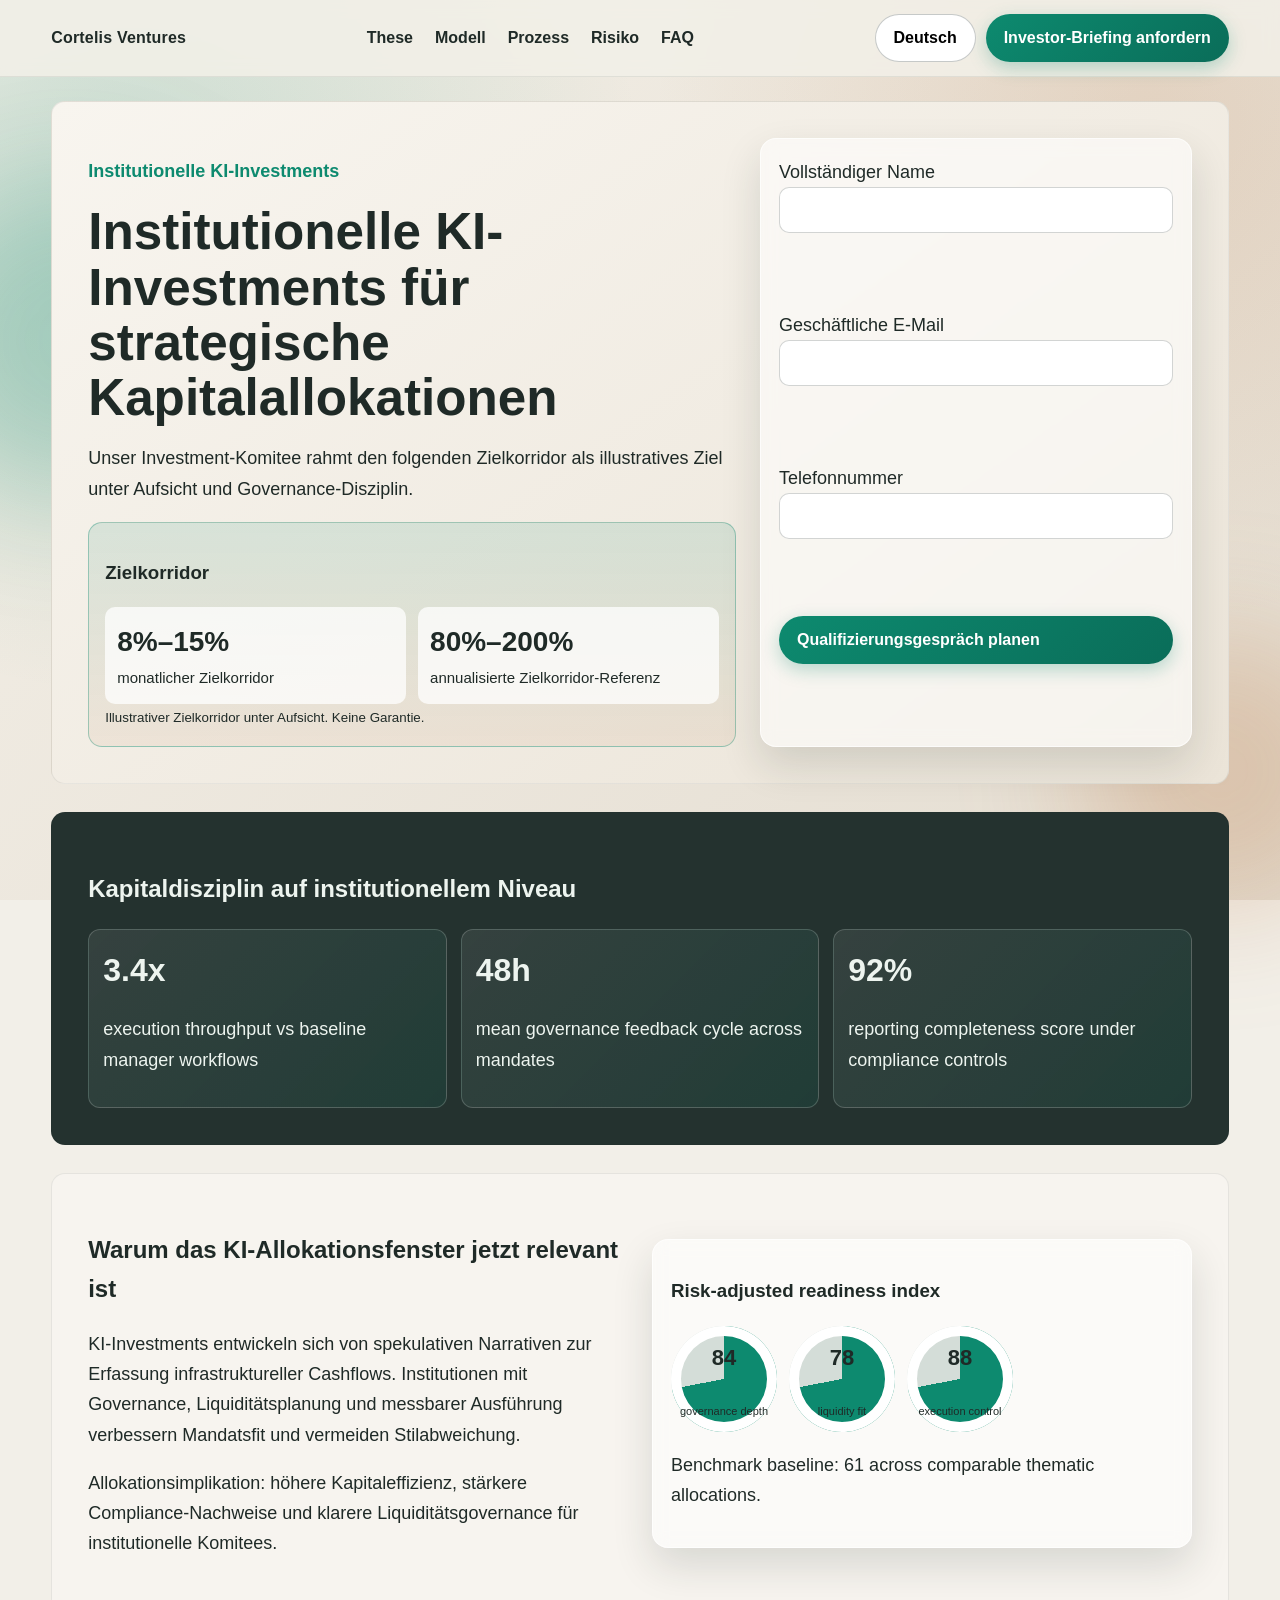
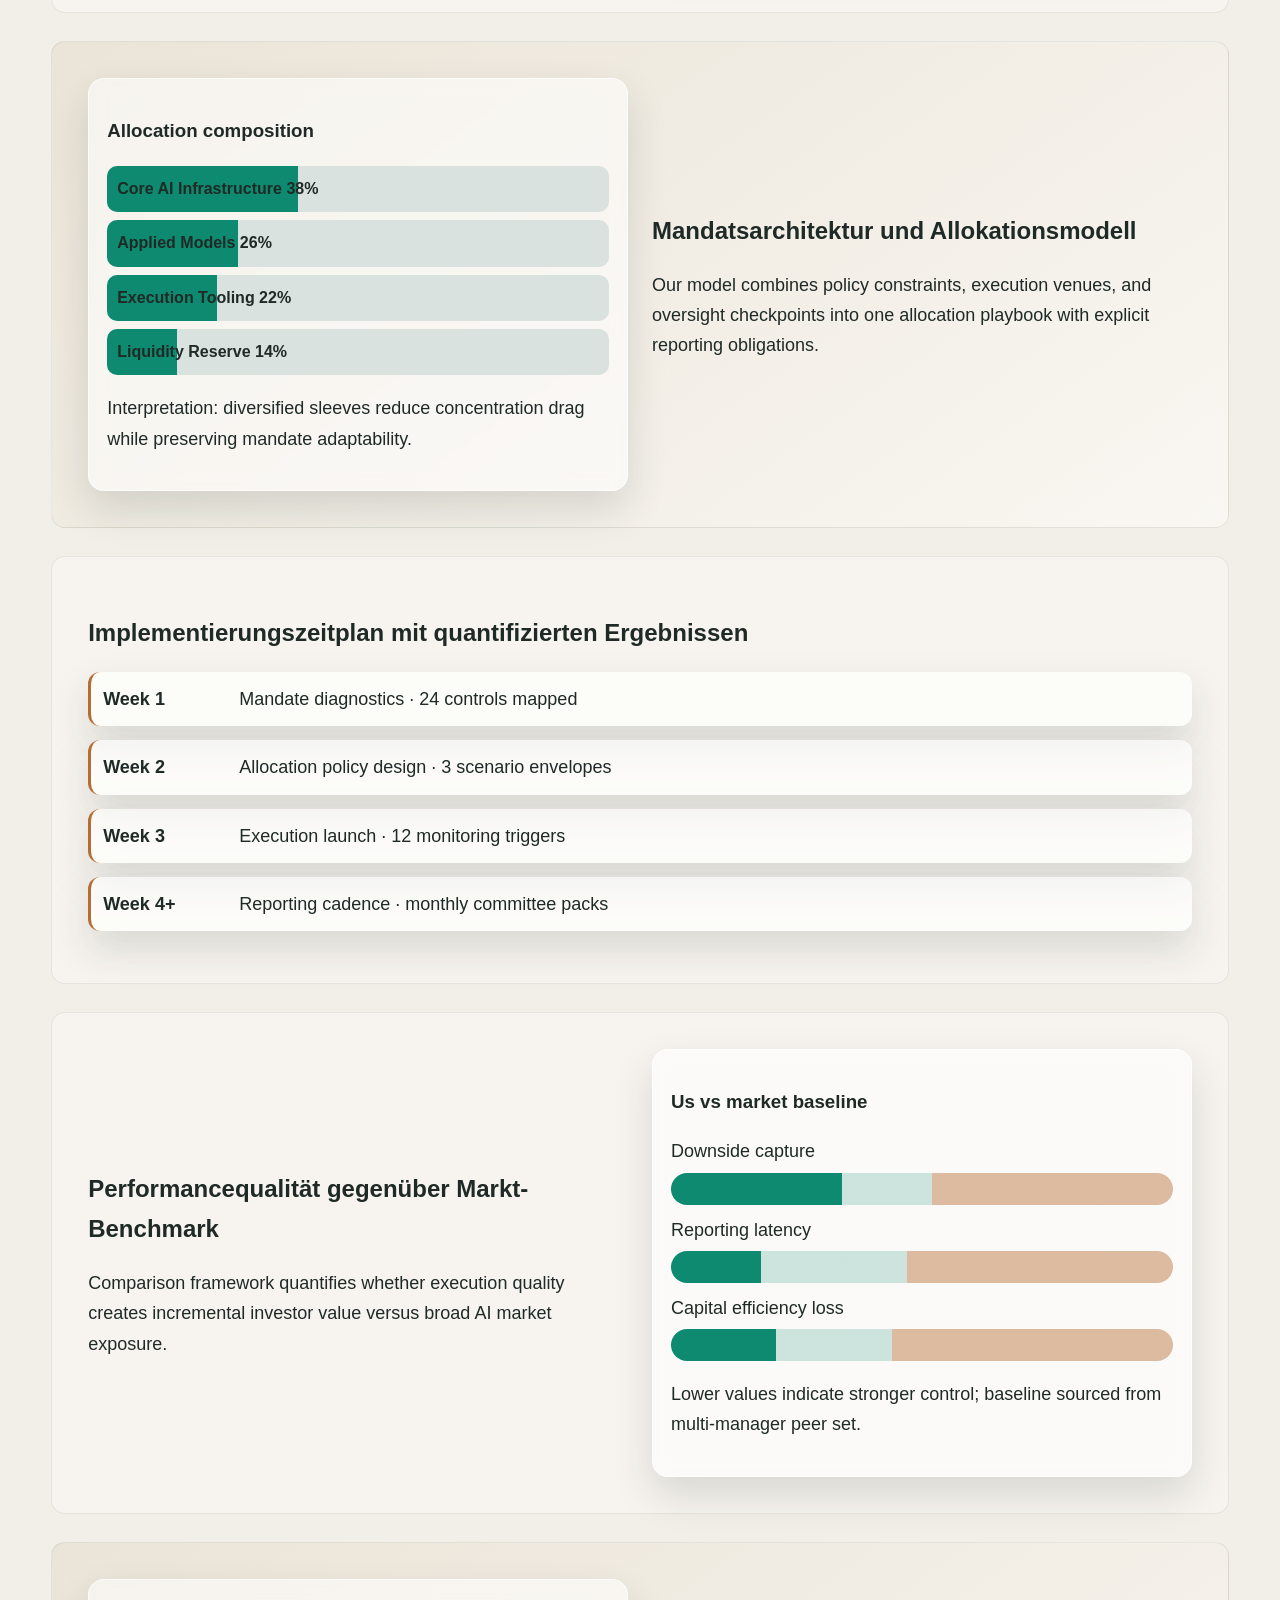
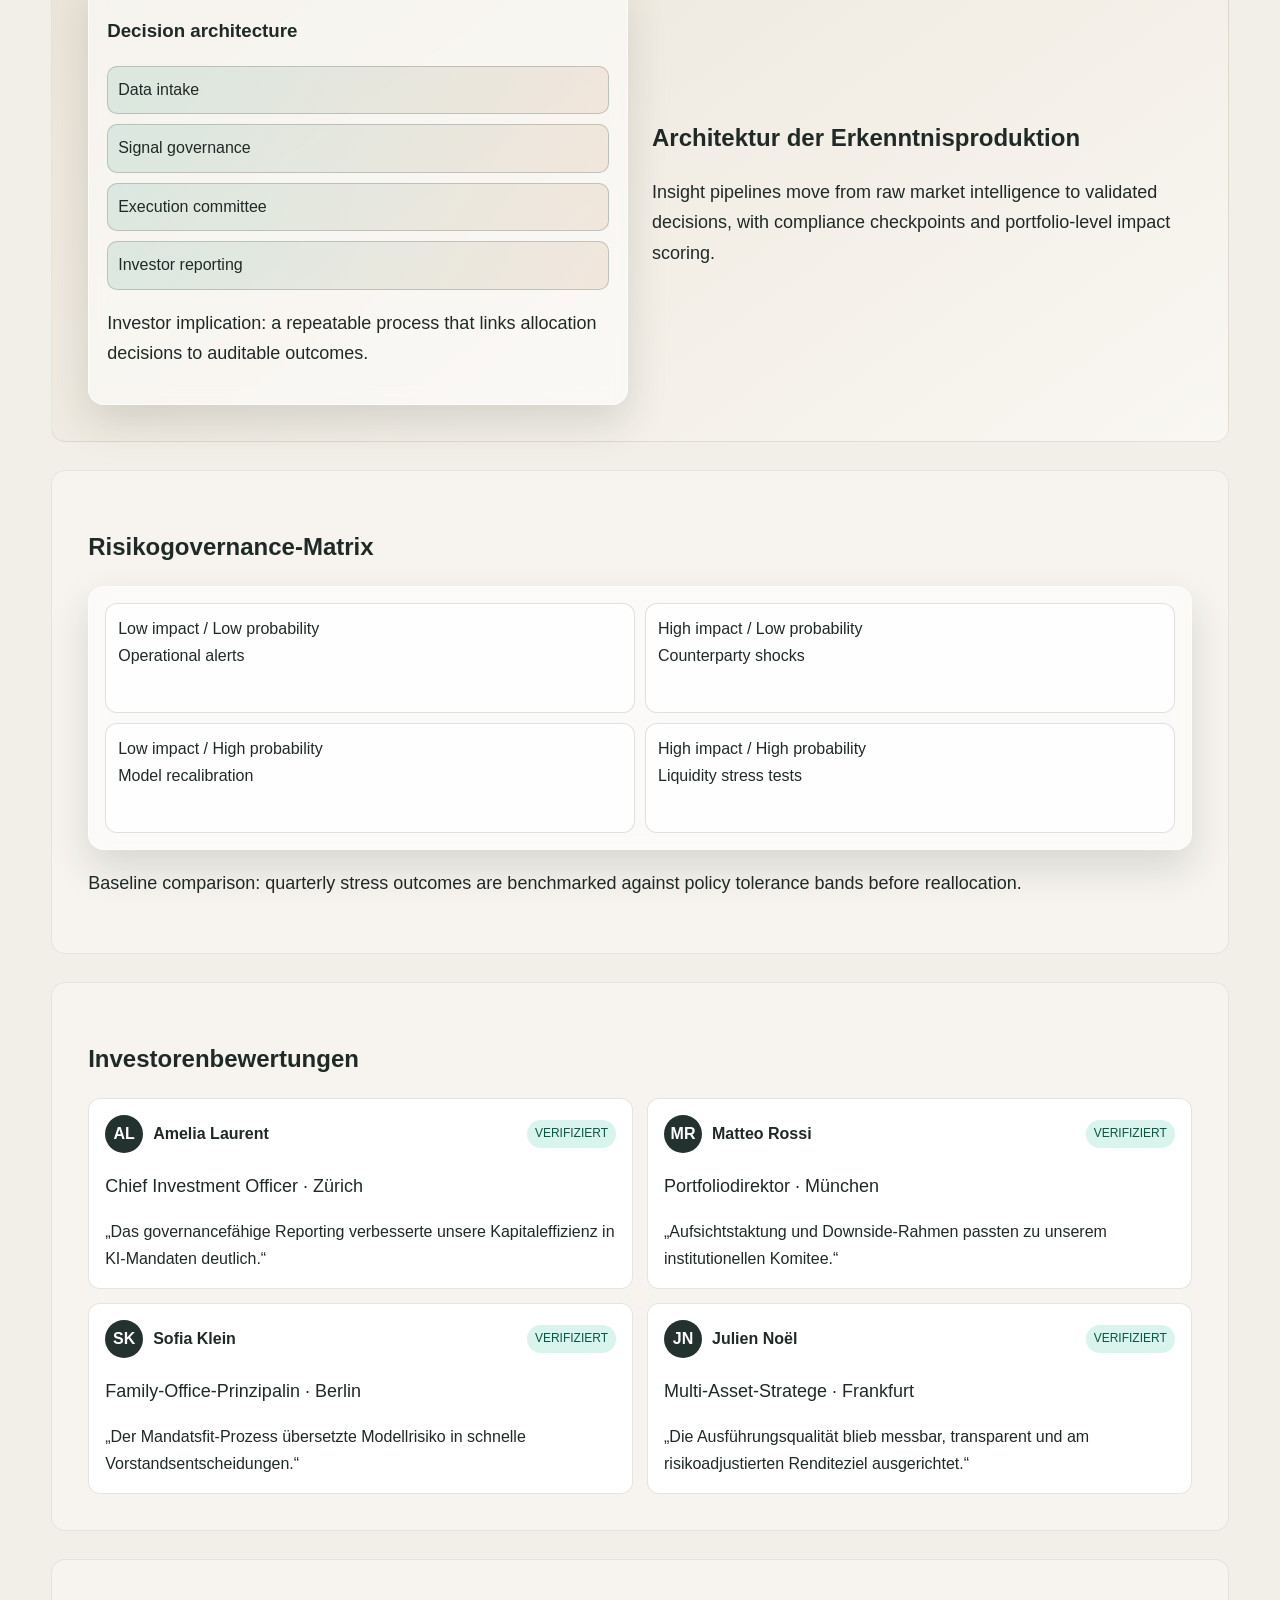
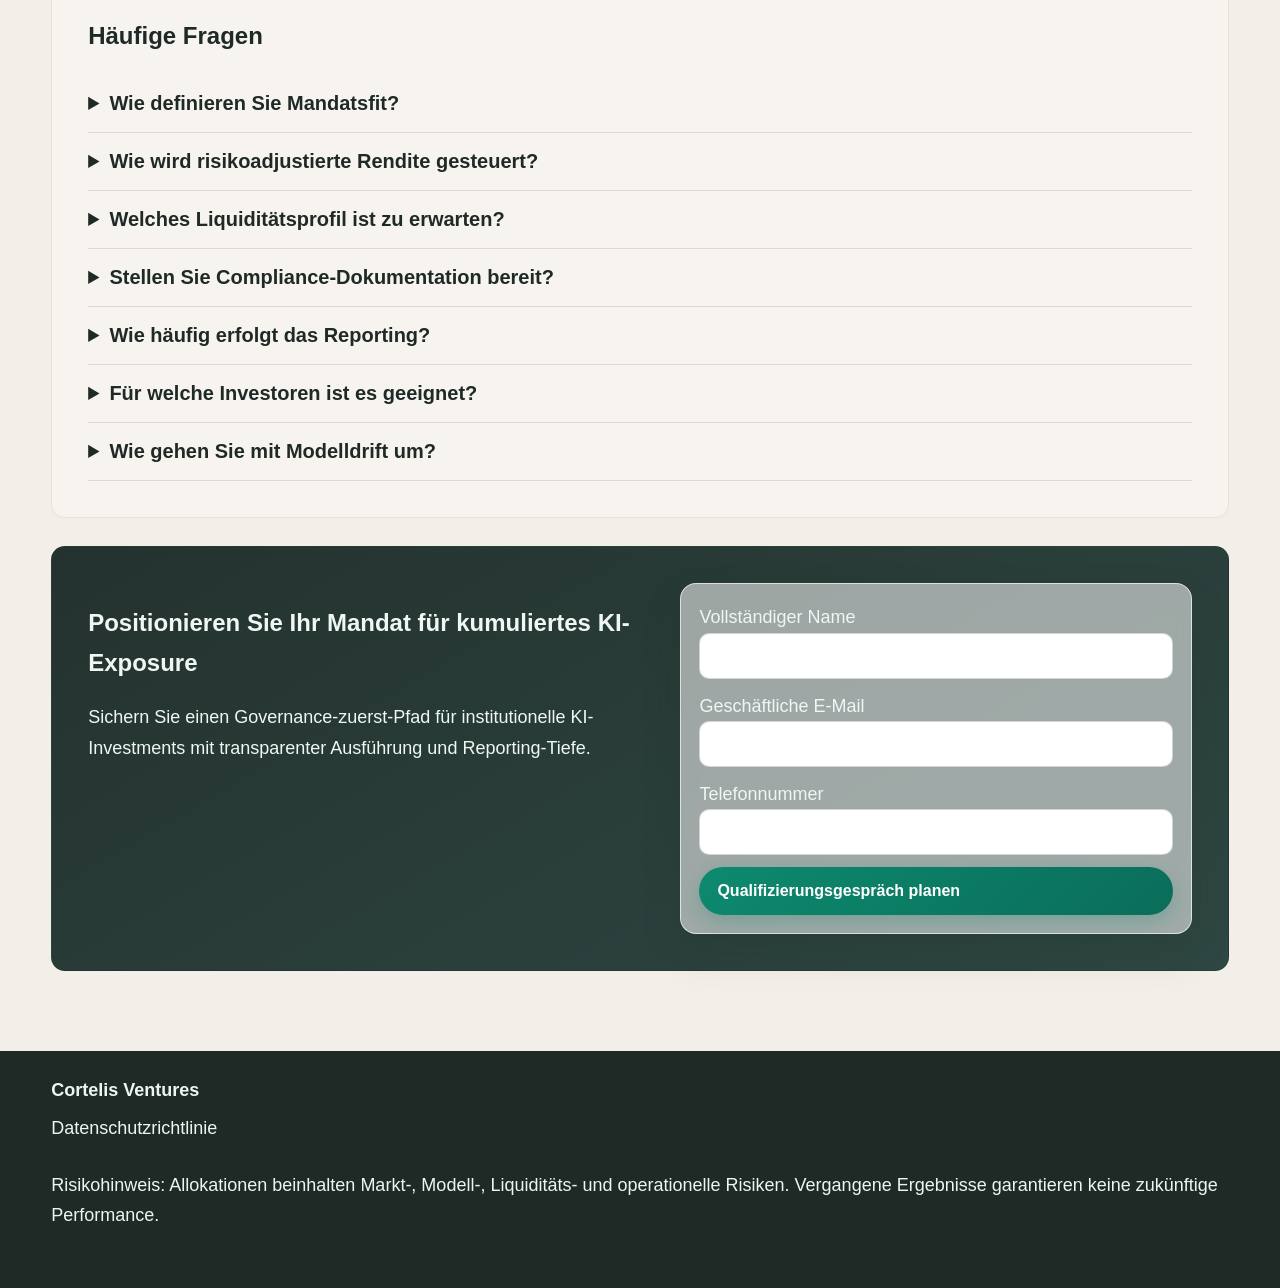
<file: de/index.html>
<!doctype html><html lang="de"><head><meta charset="utf-8"><meta name="viewport" content="width=device-width, initial-scale=1"><title>Cortelis Ventures | Institutionelle KI-Investments</title><meta name="description" content="Cortelis Ventures ist eine institutionelle KI-Investmentplattform mit Fokus auf Governance, Kapitaleffizienz und risikoadjustierte Zielkorridore."><link rel="canonical" href="https://cortelis.ventures/de/"><link rel="alternate" hreflang="en" href="https://cortelis.ventures/"><link rel="alternate" hreflang="de" href="https://cortelis.ventures/de/"><link rel="alternate" hreflang="fr" href="https://cortelis.ventures/fr/"><link rel="alternate" hreflang="es" href="https://cortelis.ventures/es/"><link rel="alternate" hreflang="it" href="https://cortelis.ventures/it/"><link rel="alternate" hreflang="tr" href="https://cortelis.ventures/tr/"><link rel="alternate" hreflang="pt" href="https://cortelis.ventures/pt/"><link rel="alternate" hreflang="ja" href="https://cortelis.ventures/jp/"><link rel="alternate" hreflang="sk" href="https://cortelis.ventures/sk/"><link rel="alternate" hreflang="nl-BE" href="https://cortelis.ventures/be/"><meta property="og:title" content="Cortelis Ventures | Institutionelle KI-Investments"><meta property="og:description" content="Cortelis Ventures ist eine institutionelle KI-Investmentplattform mit Fokus auf Governance, Kapitaleffizienz und risikoadjustierte Zielkorridore."><meta property="og:type" content="website"><meta property="og:url" content="https://cortelis.ventures/de/"><meta name="twitter:card" content="summary_large_image"><meta name="twitter:title" content="Cortelis Ventures | Institutionelle KI-Investments"><meta name="twitter:description" content="Cortelis Ventures ist eine institutionelle KI-Investmentplattform mit Fokus auf Governance, Kapitaleffizienz und risikoadjustierte Zielkorridore."><link rel="stylesheet" href="../assets/style.css"><script defer src="../assets/app.js"></script><script type="application/ld+json">{"@context":"https://schema.org","@graph":[{"@type":"Organization","name":"Cortelis Ventures","url":"https://cortelis.ventures"},{"@type":"WebSite","name":"Cortelis Ventures","url":"https://cortelis.ventures"},{"@type":"FAQPage","mainEntity":[{"@type":"Question","name":"Wie definieren Sie Mandatsfit?","acceptedAnswer":{"@type":"Answer","text":"We map strategy design to liquidity constraints, governance thresholds, and reporting obligations before any deployment recommendation."}},{"@type":"Question","name":"Wie wird risikoadjustierte Rendite gesteuert?","acceptedAnswer":{"@type":"Answer","text":"Position sizing, scenario analysis, and drawdown controls are reviewed by oversight teams with weekly policy checks."}},{"@type":"Question","name":"Welches Liquiditätsprofil ist zu erwarten?","acceptedAnswer":{"@type":"Answer","text":"Mandates are structured with staged capital deployment and predefined liquidity windows aligned to investor policy."}},{"@type":"Question","name":"Stellen Sie Compliance-Dokumentation bereit?","acceptedAnswer":{"@type":"Answer","text":"Yes. We provide committee-ready memos, allocation rationale, monitoring logs, and evidence trails for audits."}},{"@type":"Question","name":"Wie häufig erfolgt das Reporting?","acceptedAnswer":{"@type":"Answer","text":"Core reporting is delivered monthly with event-driven alerts whenever risk triggers exceed policy thresholds."}},{"@type":"Question","name":"Für welche Investoren ist es geeignet?","acceptedAnswer":{"@type":"Answer","text":"Qualified institutions, family offices, and treasury allocators seeking governed AI exposure with disciplined execution."}},{"@type":"Question","name":"Wie gehen Sie mit Modelldrift um?","acceptedAnswer":{"@type":"Answer","text":"We maintain drift diagnostics, benchmark tracking, and protocol updates to keep exposure aligned with mandate intent."}}]},{"@type":"ItemList","itemListElement":[{"@type":"Review","author":{"@type":"Person","name":"Amelia Laurent"},"reviewBody":"Das governancefähige Reporting verbesserte unsere Kapitaleffizienz in KI-Mandaten deutlich.","reviewRating":{"@type":"Rating","ratingValue":"5","bestRating":"5"}},{"@type":"Review","author":{"@type":"Person","name":"Matteo Rossi"},"reviewBody":"Aufsichtstaktung und Downside-Rahmen passten zu unserem institutionellen Komitee.","reviewRating":{"@type":"Rating","ratingValue":"5","bestRating":"5"}},{"@type":"Review","author":{"@type":"Person","name":"Sofia Klein"},"reviewBody":"Der Mandatsfit-Prozess übersetzte Modellrisiko in schnelle Vorstandsentscheidungen.","reviewRating":{"@type":"Rating","ratingValue":"5","bestRating":"5"}},{"@type":"Review","author":{"@type":"Person","name":"Julien Noël"},"reviewBody":"Die Ausführungsqualität blieb messbar, transparent und am risikoadjustierten Renditeziel ausgerichtet.","reviewRating":{"@type":"Rating","ratingValue":"5","bestRating":"5"}}]}]}</script></head><body><div class="mesh"></div><div class="glow glow-a"></div><div class="glow glow-b"></div><header class="site-header"><div class="brand">Cortelis Ventures</div><nav class="main-nav" aria-label="Main"><a href="#thesis">These</a><a href="#model">Modell</a><a href="#process">Prozess</a><a href="#risk">Risiko</a><a href="#faq">FAQ</a></nav><div class="header-actions"><div class="lang-switch"><button class="btn lang-btn" aria-expanded="false">Deutsch</button><div class="lang-menu">
<a href="../index.html">English</a>
<a href="../de/index.html">Deutsch</a>
<a href="../fr/index.html">Français</a>
<a href="../es/index.html">Español</a>
<a href="../it/index.html">Italiano</a>
<a href="../tr/index.html">Türkçe</a>
<a href="../pt/index.html">Português</a>
<a href="../jp/index.html">日本語</a>
<a href="../sk/index.html">Slovenčina</a>
<a href="../be/index.html">Belgium</a>
</div></div><a class="btn primary" href="#lead">Investor-Briefing anfordern</a><button class="burger" aria-label="Menu" aria-expanded="false">☰</button></div></header><div class="drawer" aria-hidden="true"><button class="drawer-close" aria-label="Close">×</button><nav><a href="#thesis">These</a><a href="#model">Modell</a><a href="#process">Prozess</a><a href="#risk">Risiko</a><a href="#faq">FAQ</a></nav><div class="lang-menu mobile">
<a href="../index.html">English</a>
<a href="../de/index.html">Deutsch</a>
<a href="../fr/index.html">Français</a>
<a href="../es/index.html">Español</a>
<a href="../it/index.html">Italiano</a>
<a href="../tr/index.html">Türkçe</a>
<a href="../pt/index.html">Português</a>
<a href="../jp/index.html">日本語</a>
<a href="../sk/index.html">Slovenčina</a>
<a href="../be/index.html">Belgium</a>
</div><a class="btn primary" href="#lead">Investor-Briefing anfordern</a></div><div class="backdrop"></div><main><section class="hero reveal" id="lead"><div><p class="eyebrow">institutionelle KI-Investments</p><h1>Institutionelle KI-Investments für strategische Kapitalallokationen</h1><p>Unser Investment-Komitee rahmt den folgenden Zielkorridor als illustratives Ziel unter Aufsicht und Governance-Disziplin.</p><div class="corridor"><h3>Zielkorridor</h3><div class="corr-grid"><div><strong>8%–15%</strong><span>monatlicher Zielkorridor</span></div><div><strong>80%–200%</strong><span>annualisierte Zielkorridor-Referenz</span></div></div><small>Illustrativer Zielkorridor unter Aufsicht. Keine Garantie.</small></div></div><form class="lead-form glass"><label>Vollständiger Name<input required></label><label>Geschäftliche E-Mail<input type="email" required></label><label>Telefonnummer<input required></label><button class="btn primary">Qualifizierungsgespräch planen</button></form></section><section class="kpi-strip reveal"><h2>Kapitaldisziplin auf institutionellem Niveau</h2><div class="kpi-grid"><article><strong>3.4x</strong><p>execution throughput vs baseline manager workflows</p></article><article><strong>48h</strong><p>mean governance feedback cycle across mandates</p></article><article><strong>92%</strong><p>reporting completeness score under compliance controls</p></article></div></section><section class="split reveal" id="thesis"><div><h2>Warum das KI-Allokationsfenster jetzt relevant ist</h2><p>KI-Investments entwickeln sich von spekulativen Narrativen zur Erfassung infrastruktureller Cashflows. Institutionen mit Governance, Liquiditätsplanung und messbarer Ausführung verbessern Mandatsfit und vermeiden Stilabweichung.</p><p>Allokationsimplikation: höhere Kapitaleffizienz, stärkere Compliance-Nachweise und klarere Liquiditätsgovernance für institutionelle Komitees.</p></div><div class="ring-panel glass"><h3>Risk-adjusted readiness index</h3><div class="rings"><div class="ring"><span>84</span><small>governance depth</small></div><div class="ring"><span>78</span><small>liquidity fit</small></div><div class="ring"><span>88</span><small>execution control</small></div></div><p>Benchmark baseline: 61 across comparable thematic allocations.</p></div></section><section class="split alt reveal" id="model"><div class="alloc glass"><h3>Allocation composition</h3><div class="stack"><span style="--w:38%">Core AI Infrastructure 38%</span><span style="--w:26%">Applied Models 26%</span><span style="--w:22%">Execution Tooling 22%</span><span style="--w:14%">Liquidity Reserve 14%</span></div><p>Interpretation: diversified sleeves reduce concentration drag while preserving mandate adaptability.</p></div><div><h2>Mandatsarchitektur und Allokationsmodell</h2><p>Our model combines policy constraints, execution venues, and oversight checkpoints into one allocation playbook with explicit reporting obligations.</p></div></section><section class="timeline reveal" id="process"><h2>Implementierungszeitplan mit quantifizierten Ergebnissen</h2><ol><li><b>Week 1</b><span>Mandate diagnostics · 24 controls mapped</span></li><li><b>Week 2</b><span>Allocation policy design · 3 scenario envelopes</span></li><li><b>Week 3</b><span>Execution launch · 12 monitoring triggers</span></li><li><b>Week 4+</b><span>Reporting cadence · monthly committee packs</span></li></ol></section><section class="split reveal"><div><h2>Performancequalität gegenüber Markt-Benchmark</h2><p>Comparison framework quantifies whether execution quality creates incremental investor value versus broad AI market exposure.</p></div><div class="compare glass"><h3>Us vs market baseline</h3><div class="bars"><div><label>Downside capture</label><em style="--a:34;--b:52"></em></div><div><label>Reporting latency</label><em style="--a:18;--b:47"></em></div><div><label>Capital efficiency loss</label><em style="--a:21;--b:44"></em></div></div><p>Lower values indicate stronger control; baseline sourced from multi-manager peer set.</p></div></section><section class="split alt reveal"><div class="arch glass"><h3>Decision architecture</h3><div class="nodes"><span>Data intake</span><span>Signal governance</span><span>Execution committee</span><span>Investor reporting</span></div><p>Investor implication: a repeatable process that links allocation decisions to auditable outcomes.</p></div><div><h2>Architektur der Erkenntnisproduktion</h2><p>Insight pipelines move from raw market intelligence to validated decisions, with compliance checkpoints and portfolio-level impact scoring.</p></div></section><section class="risk reveal" id="risk"><h2>Risikogovernance-Matrix</h2><div class="matrix glass"><div>Low impact / Low probability<br>Operational alerts</div><div>High impact / Low probability<br>Counterparty shocks</div><div>Low impact / High probability<br>Model recalibration</div><div>High impact / High probability<br>Liquidity stress tests</div></div><p>Baseline comparison: quarterly stress outcomes are benchmarked against policy tolerance bands before reallocation.</p></section><section class="reviews reveal"><h2>Investorenbewertungen</h2><div class="review-grid"><article><div class="top"><span class="avatar">AL</span><b>Amelia Laurent</b><mark>VERIFIZIERT</mark></div><p class="role">Chief Investment Officer · Zürich</p><q>Das governancefähige Reporting verbesserte unsere Kapitaleffizienz in KI-Mandaten deutlich.</q></article><article><div class="top"><span class="avatar">MR</span><b>Matteo Rossi</b><mark>VERIFIZIERT</mark></div><p class="role">Portfoliodirektor · München</p><q>Aufsichtstaktung und Downside-Rahmen passten zu unserem institutionellen Komitee.</q></article><article><div class="top"><span class="avatar">SK</span><b>Sofia Klein</b><mark>VERIFIZIERT</mark></div><p class="role">Family-Office-Prinzipalin · Berlin</p><q>Der Mandatsfit-Prozess übersetzte Modellrisiko in schnelle Vorstandsentscheidungen.</q></article><article><div class="top"><span class="avatar">JN</span><b>Julien Noël</b><mark>VERIFIZIERT</mark></div><p class="role">Multi-Asset-Stratege · Frankfurt</p><q>Die Ausführungsqualität blieb messbar, transparent und am risikoadjustierten Renditeziel ausgerichtet.</q></article></div></section><section class="faq reveal" id="faq"><h2>Häufige Fragen</h2><details><summary>Wie definieren Sie Mandatsfit?</summary><p>We map strategy design to liquidity constraints, governance thresholds, and reporting obligations before any deployment recommendation.</p></details><details><summary>Wie wird risikoadjustierte Rendite gesteuert?</summary><p>Position sizing, scenario analysis, and drawdown controls are reviewed by oversight teams with weekly policy checks.</p></details><details><summary>Welches Liquiditätsprofil ist zu erwarten?</summary><p>Mandates are structured with staged capital deployment and predefined liquidity windows aligned to investor policy.</p></details><details><summary>Stellen Sie Compliance-Dokumentation bereit?</summary><p>Yes. We provide committee-ready memos, allocation rationale, monitoring logs, and evidence trails for audits.</p></details><details><summary>Wie häufig erfolgt das Reporting?</summary><p>Core reporting is delivered monthly with event-driven alerts whenever risk triggers exceed policy thresholds.</p></details><details><summary>Für welche Investoren ist es geeignet?</summary><p>Qualified institutions, family offices, and treasury allocators seeking governed AI exposure with disciplined execution.</p></details><details><summary>Wie gehen Sie mit Modelldrift um?</summary><p>We maintain drift diagnostics, benchmark tracking, and protocol updates to keep exposure aligned with mandate intent.</p></details></section><section class="final-cta reveal"><div><h2>Positionieren Sie Ihr Mandat für kumuliertes KI-Exposure</h2><p>Sichern Sie einen Governance-zuerst-Pfad für institutionelle KI-Investments mit transparenter Ausführung und Reporting-Tiefe.</p></div><form class="lead-form glass"><label>Vollständiger Name<input required></label><label>Geschäftliche E-Mail<input type="email" required></label><label>Telefonnummer<input required></label><button class="btn primary">Qualifizierungsgespräch planen</button></form></section></main><footer><strong>Cortelis Ventures</strong> <a href="#" data-open-policy>Datenschutzrichtlinie</a><p>Risikohinweis: Allokationen beinhalten Markt-, Modell-, Liquiditäts- und operationelle Risiken. Vergangene Ergebnisse garantieren keine zukünftige Performance.</p></footer><div class="modal" aria-hidden="true" role="dialog" aria-modal="true" aria-label="Datenschutzrichtlinie"><div class="modal-card"><button class="icon-close" aria-label="Close">×</button><h3>Datenschutzrichtlinie</h3><div class="modal-scroll"><p><b>Einleitung.</b> Cortelis Ventures verarbeitet personenbezogene Daten für Investorenkommunikation, Qualifizierung und regulatorisches Reporting.</p><p><b>Datenerhebung.</b> Wir erheben Identifikationsdaten, berufliche Kontaktdaten und Interaktionsmetadaten aus Formularen.</p><p><b>Rechtsgrundlage.</b> Rechtsgrundlagen sind berechtigtes Interesse, vorvertragliche Maßnahmen und Compliance-Pflichten.</p><p><b>Cookies.</b> Wir verwenden essentielle und analytische Cookies für sichere Sitzungen und Leistungsverbesserung.</p><p><b>Speicherfrist.</b> Daten werden nur so lange gespeichert, wie es für Betreuung, Rechtspflichten und Streitmanagement nötig ist.</p><p><b>Weitergabe an Dritte.</b> Daten können mit regulierten Dienstleistern unter Vertraulichkeits- und Sicherheitsklauseln geteilt werden.</p><p><b>Sicherheit.</b> Kontrollen umfassen Verschlüsselung, Zugriffsbeschränkung, Monitoring und Incident-Response.</p><p><b>Betroffenenrechte.</b> Sie können Auskunft, Berichtigung, Löschung, Einschränkung, Übertragbarkeit oder Widerspruch verlangen.</p><p><b>Internationale Übermittlungen.</b> Grenzüberschreitende Übermittlungen erfolgen mit anerkannten Schutzmechanismen.</p><p><b>Branchenspezifischer Risikohinweis.</b> KI-Investmentanalysen können durch Modellfehler, Marktbrüche und Ausführungsverzögerung beeinflusst werden.</p><p><b>Kontakt.</b> privacy@cortelis.ventures</p></div><div class="modal-foot"><button class="btn" data-close-policy>Schließen</button></div></div></div></body></html>
</file>
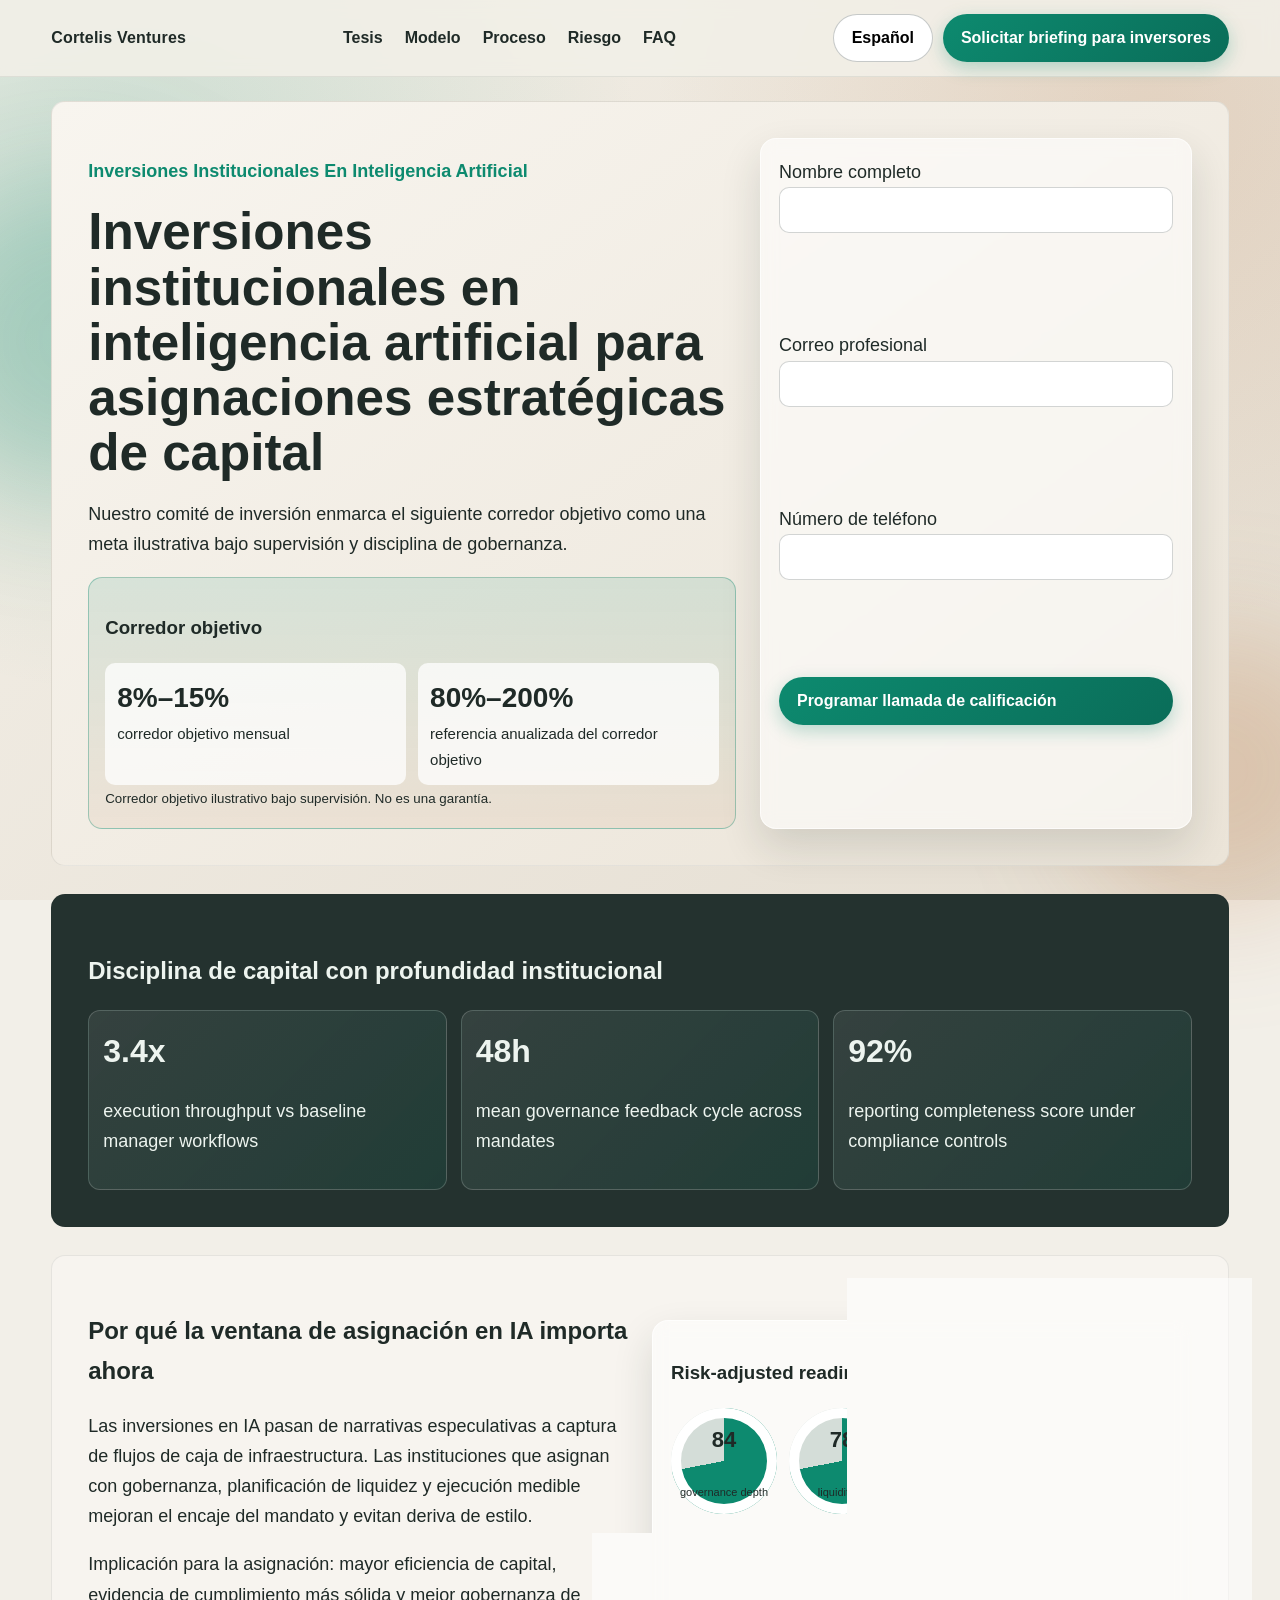
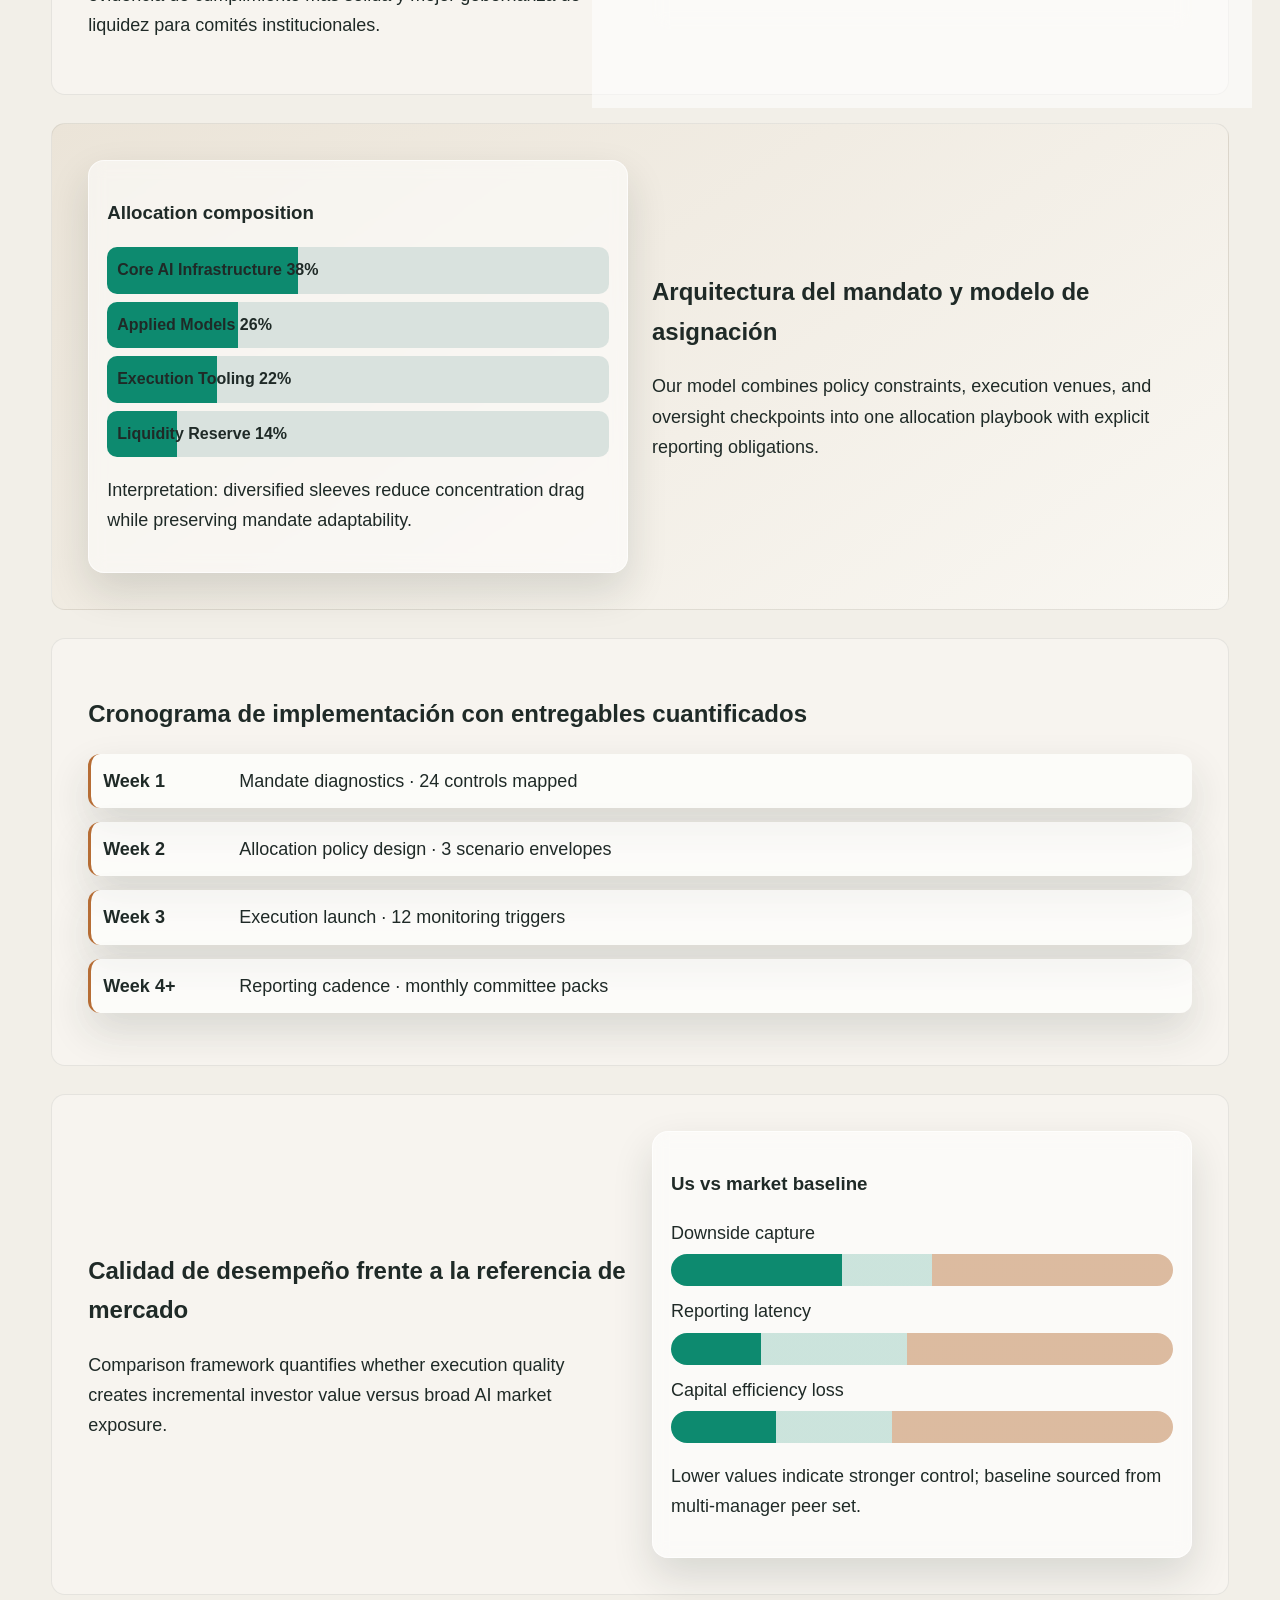
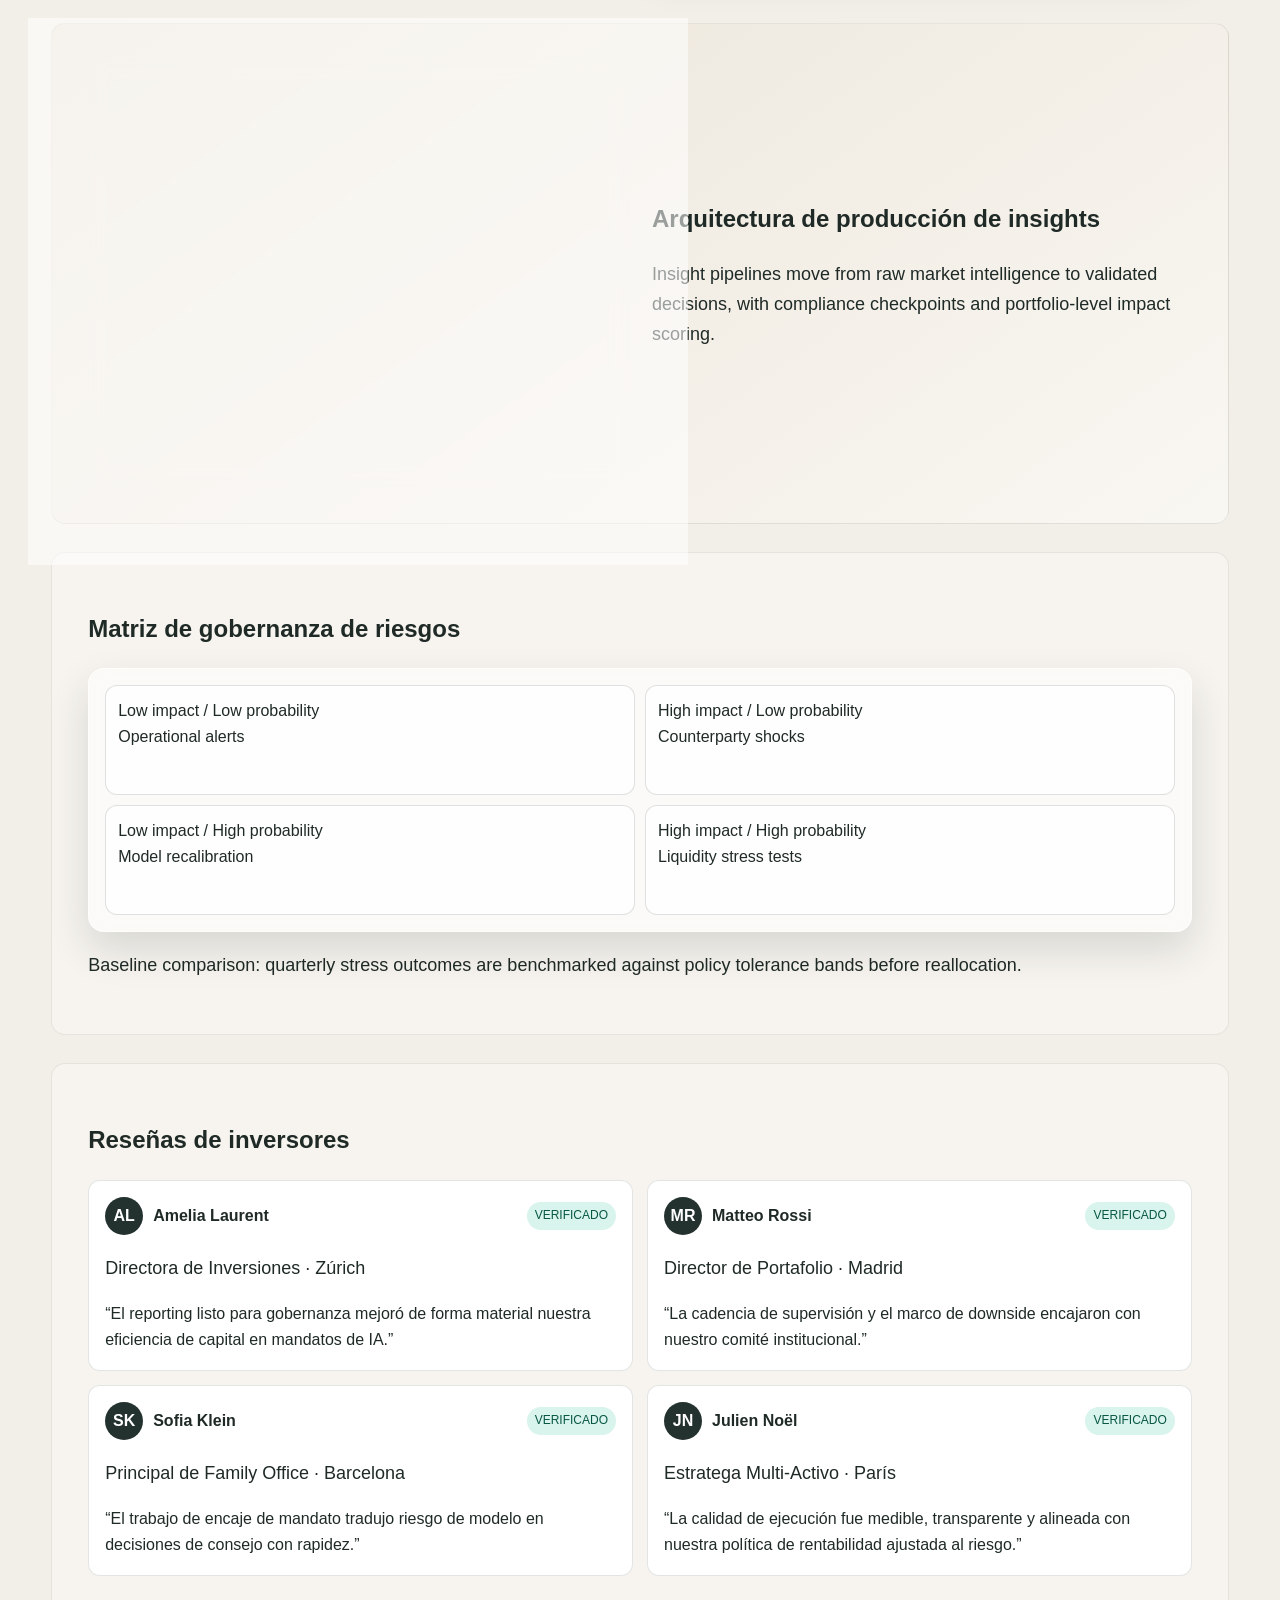
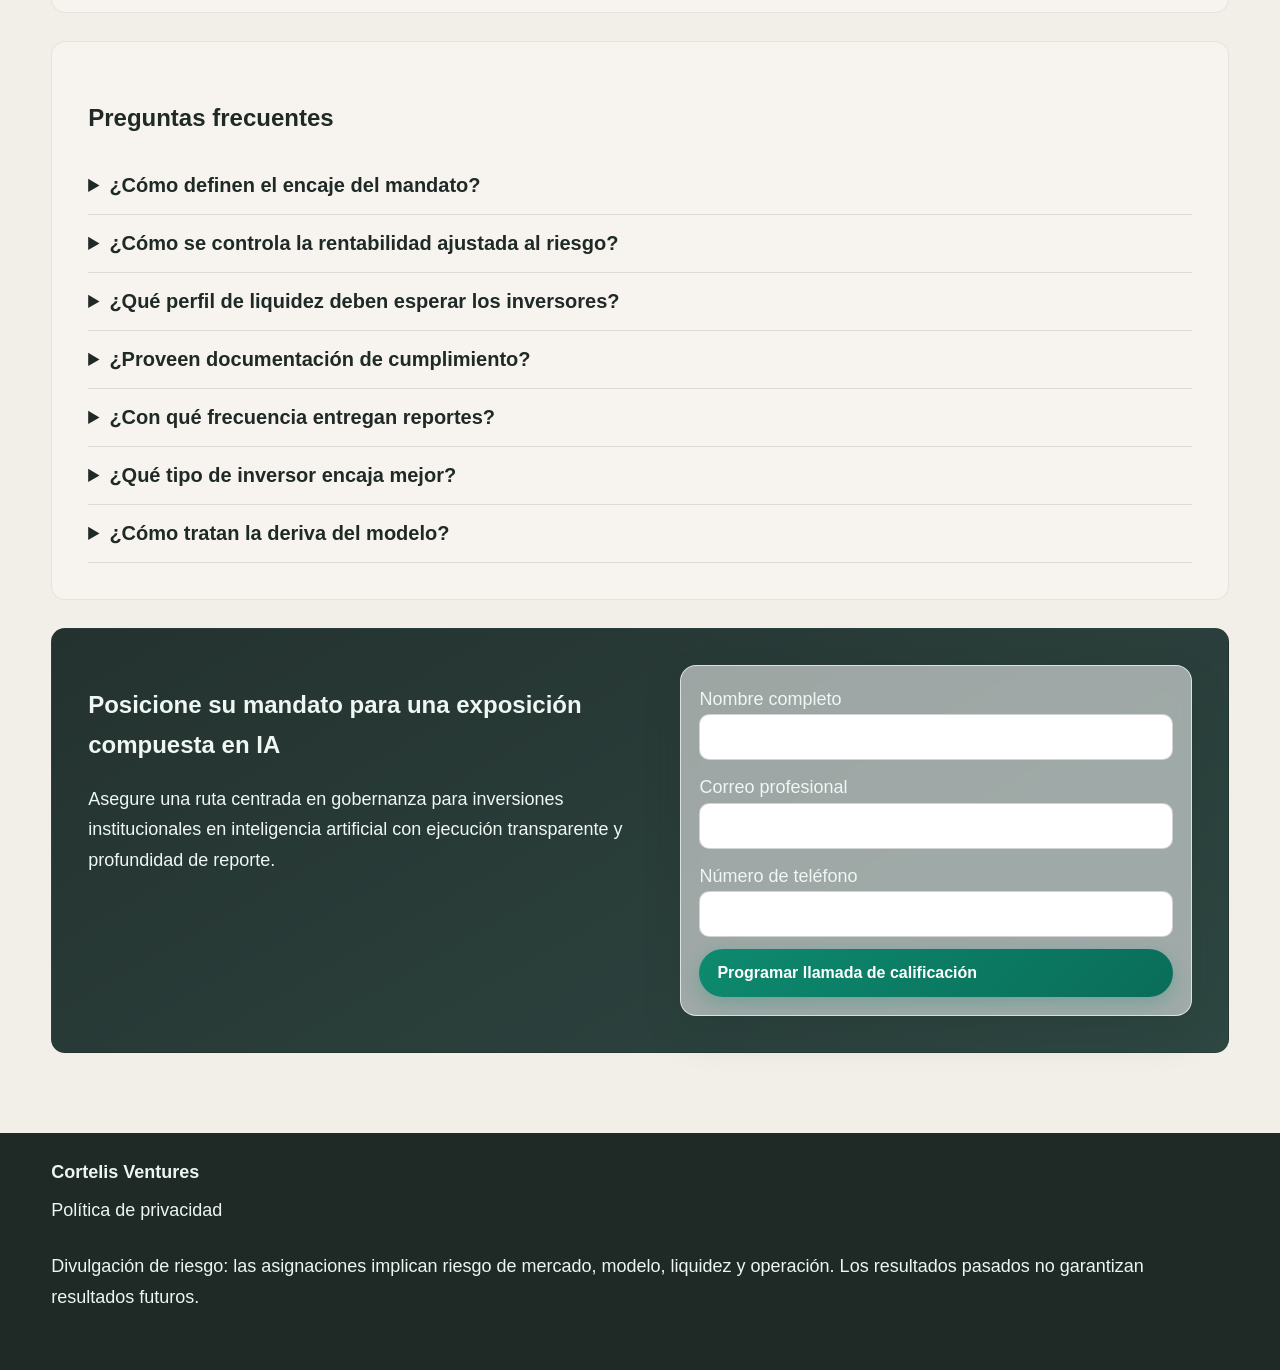
<file: es/index.html>
<!doctype html><html lang="es"><head><meta charset="utf-8"><meta name="viewport" content="width=device-width, initial-scale=1"><title>Cortelis Ventures | Inversiones institucionales en inteligencia artificial</title><meta name="description" content="Cortelis Ventures es una plataforma institucional de inversión en inteligencia artificial centrada en gobernanza, eficiencia de capital y corredores de rentabilidad ajustada al riesgo."><link rel="canonical" href="https://cortelis.ventures/es/"><link rel="alternate" hreflang="en" href="https://cortelis.ventures/"><link rel="alternate" hreflang="de" href="https://cortelis.ventures/de/"><link rel="alternate" hreflang="fr" href="https://cortelis.ventures/fr/"><link rel="alternate" hreflang="es" href="https://cortelis.ventures/es/"><link rel="alternate" hreflang="it" href="https://cortelis.ventures/it/"><link rel="alternate" hreflang="tr" href="https://cortelis.ventures/tr/"><link rel="alternate" hreflang="pt" href="https://cortelis.ventures/pt/"><link rel="alternate" hreflang="ja" href="https://cortelis.ventures/jp/"><link rel="alternate" hreflang="sk" href="https://cortelis.ventures/sk/"><link rel="alternate" hreflang="nl-BE" href="https://cortelis.ventures/be/"><meta property="og:title" content="Cortelis Ventures | Inversiones institucionales en inteligencia artificial"><meta property="og:description" content="Cortelis Ventures es una plataforma institucional de inversión en inteligencia artificial centrada en gobernanza, eficiencia de capital y corredores de rentabilidad ajustada al riesgo."><meta property="og:type" content="website"><meta property="og:url" content="https://cortelis.ventures/es/"><meta name="twitter:card" content="summary_large_image"><meta name="twitter:title" content="Cortelis Ventures | Inversiones institucionales en inteligencia artificial"><meta name="twitter:description" content="Cortelis Ventures es una plataforma institucional de inversión en inteligencia artificial centrada en gobernanza, eficiencia de capital y corredores de rentabilidad ajustada al riesgo."><link rel="stylesheet" href="../assets/style.css"><script defer src="../assets/app.js"></script><script type="application/ld+json">{"@context":"https://schema.org","@graph":[{"@type":"Organization","name":"Cortelis Ventures","url":"https://cortelis.ventures"},{"@type":"WebSite","name":"Cortelis Ventures","url":"https://cortelis.ventures"},{"@type":"FAQPage","mainEntity":[{"@type":"Question","name":"¿Cómo definen el encaje del mandato?","acceptedAnswer":{"@type":"Answer","text":"We map strategy design to liquidity constraints, governance thresholds, and reporting obligations before any deployment recommendation."}},{"@type":"Question","name":"¿Cómo se controla la rentabilidad ajustada al riesgo?","acceptedAnswer":{"@type":"Answer","text":"Position sizing, scenario analysis, and drawdown controls are reviewed by oversight teams with weekly policy checks."}},{"@type":"Question","name":"¿Qué perfil de liquidez deben esperar los inversores?","acceptedAnswer":{"@type":"Answer","text":"Mandates are structured with staged capital deployment and predefined liquidity windows aligned to investor policy."}},{"@type":"Question","name":"¿Proveen documentación de cumplimiento?","acceptedAnswer":{"@type":"Answer","text":"Yes. We provide committee-ready memos, allocation rationale, monitoring logs, and evidence trails for audits."}},{"@type":"Question","name":"¿Con qué frecuencia entregan reportes?","acceptedAnswer":{"@type":"Answer","text":"Core reporting is delivered monthly with event-driven alerts whenever risk triggers exceed policy thresholds."}},{"@type":"Question","name":"¿Qué tipo de inversor encaja mejor?","acceptedAnswer":{"@type":"Answer","text":"Qualified institutions, family offices, and treasury allocators seeking governed AI exposure with disciplined execution."}},{"@type":"Question","name":"¿Cómo tratan la deriva del modelo?","acceptedAnswer":{"@type":"Answer","text":"We maintain drift diagnostics, benchmark tracking, and protocol updates to keep exposure aligned with mandate intent."}}]},{"@type":"ItemList","itemListElement":[{"@type":"Review","author":{"@type":"Person","name":"Amelia Laurent"},"reviewBody":"El reporting listo para gobernanza mejoró de forma material nuestra eficiencia de capital en mandatos de IA.","reviewRating":{"@type":"Rating","ratingValue":"5","bestRating":"5"}},{"@type":"Review","author":{"@type":"Person","name":"Matteo Rossi"},"reviewBody":"La cadencia de supervisión y el marco de downside encajaron con nuestro comité institucional.","reviewRating":{"@type":"Rating","ratingValue":"5","bestRating":"5"}},{"@type":"Review","author":{"@type":"Person","name":"Sofia Klein"},"reviewBody":"El trabajo de encaje de mandato tradujo riesgo de modelo en decisiones de consejo con rapidez.","reviewRating":{"@type":"Rating","ratingValue":"5","bestRating":"5"}},{"@type":"Review","author":{"@type":"Person","name":"Julien Noël"},"reviewBody":"La calidad de ejecución fue medible, transparente y alineada con nuestra política de rentabilidad ajustada al riesgo.","reviewRating":{"@type":"Rating","ratingValue":"5","bestRating":"5"}}]}]}</script></head><body><div class="mesh"></div><div class="glow glow-a"></div><div class="glow glow-b"></div><header class="site-header"><div class="brand">Cortelis Ventures</div><nav class="main-nav" aria-label="Main"><a href="#thesis">Tesis</a><a href="#model">Modelo</a><a href="#process">Proceso</a><a href="#risk">Riesgo</a><a href="#faq">FAQ</a></nav><div class="header-actions"><div class="lang-switch"><button class="btn lang-btn" aria-expanded="false">Español</button><div class="lang-menu">
<a href="../index.html">English</a>
<a href="../de/index.html">Deutsch</a>
<a href="../fr/index.html">Français</a>
<a href="../es/index.html">Español</a>
<a href="../it/index.html">Italiano</a>
<a href="../tr/index.html">Türkçe</a>
<a href="../pt/index.html">Português</a>
<a href="../jp/index.html">日本語</a>
<a href="../sk/index.html">Slovenčina</a>
<a href="../be/index.html">Belgium</a>
</div></div><a class="btn primary" href="#lead">Solicitar briefing para inversores</a><button class="burger" aria-label="Menu" aria-expanded="false">☰</button></div></header><div class="drawer" aria-hidden="true"><button class="drawer-close" aria-label="Close">×</button><nav><a href="#thesis">Tesis</a><a href="#model">Modelo</a><a href="#process">Proceso</a><a href="#risk">Riesgo</a><a href="#faq">FAQ</a></nav><div class="lang-menu mobile">
<a href="../index.html">English</a>
<a href="../de/index.html">Deutsch</a>
<a href="../fr/index.html">Français</a>
<a href="../es/index.html">Español</a>
<a href="../it/index.html">Italiano</a>
<a href="../tr/index.html">Türkçe</a>
<a href="../pt/index.html">Português</a>
<a href="../jp/index.html">日本語</a>
<a href="../sk/index.html">Slovenčina</a>
<a href="../be/index.html">Belgium</a>
</div><a class="btn primary" href="#lead">Solicitar briefing para inversores</a></div><div class="backdrop"></div><main><section class="hero reveal" id="lead"><div><p class="eyebrow">inversiones institucionales en inteligencia artificial</p><h1>Inversiones institucionales en inteligencia artificial para asignaciones estratégicas de capital</h1><p>Nuestro comité de inversión enmarca el siguiente corredor objetivo como una meta ilustrativa bajo supervisión y disciplina de gobernanza.</p><div class="corridor"><h3>Corredor objetivo</h3><div class="corr-grid"><div><strong>8%–15%</strong><span>corredor objetivo mensual</span></div><div><strong>80%–200%</strong><span>referencia anualizada del corredor objetivo</span></div></div><small>Corredor objetivo ilustrativo bajo supervisión. No es una garantía.</small></div></div><form class="lead-form glass"><label>Nombre completo<input required></label><label>Correo profesional<input type="email" required></label><label>Número de teléfono<input required></label><button class="btn primary">Programar llamada de calificación</button></form></section><section class="kpi-strip reveal"><h2>Disciplina de capital con profundidad institucional</h2><div class="kpi-grid"><article><strong>3.4x</strong><p>execution throughput vs baseline manager workflows</p></article><article><strong>48h</strong><p>mean governance feedback cycle across mandates</p></article><article><strong>92%</strong><p>reporting completeness score under compliance controls</p></article></div></section><section class="split reveal" id="thesis"><div><h2>Por qué la ventana de asignación en IA importa ahora</h2><p>Las inversiones en IA pasan de narrativas especulativas a captura de flujos de caja de infraestructura. Las instituciones que asignan con gobernanza, planificación de liquidez y ejecución medible mejoran el encaje del mandato y evitan deriva de estilo.</p><p>Implicación para la asignación: mayor eficiencia de capital, evidencia de cumplimiento más sólida y mejor gobernanza de liquidez para comités institucionales.</p></div><div class="ring-panel glass"><h3>Risk-adjusted readiness index</h3><div class="rings"><div class="ring"><span>84</span><small>governance depth</small></div><div class="ring"><span>78</span><small>liquidity fit</small></div><div class="ring"><span>88</span><small>execution control</small></div></div><p>Benchmark baseline: 61 across comparable thematic allocations.</p></div></section><section class="split alt reveal" id="model"><div class="alloc glass"><h3>Allocation composition</h3><div class="stack"><span style="--w:38%">Core AI Infrastructure 38%</span><span style="--w:26%">Applied Models 26%</span><span style="--w:22%">Execution Tooling 22%</span><span style="--w:14%">Liquidity Reserve 14%</span></div><p>Interpretation: diversified sleeves reduce concentration drag while preserving mandate adaptability.</p></div><div><h2>Arquitectura del mandato y modelo de asignación</h2><p>Our model combines policy constraints, execution venues, and oversight checkpoints into one allocation playbook with explicit reporting obligations.</p></div></section><section class="timeline reveal" id="process"><h2>Cronograma de implementación con entregables cuantificados</h2><ol><li><b>Week 1</b><span>Mandate diagnostics · 24 controls mapped</span></li><li><b>Week 2</b><span>Allocation policy design · 3 scenario envelopes</span></li><li><b>Week 3</b><span>Execution launch · 12 monitoring triggers</span></li><li><b>Week 4+</b><span>Reporting cadence · monthly committee packs</span></li></ol></section><section class="split reveal"><div><h2>Calidad de desempeño frente a la referencia de mercado</h2><p>Comparison framework quantifies whether execution quality creates incremental investor value versus broad AI market exposure.</p></div><div class="compare glass"><h3>Us vs market baseline</h3><div class="bars"><div><label>Downside capture</label><em style="--a:34;--b:52"></em></div><div><label>Reporting latency</label><em style="--a:18;--b:47"></em></div><div><label>Capital efficiency loss</label><em style="--a:21;--b:44"></em></div></div><p>Lower values indicate stronger control; baseline sourced from multi-manager peer set.</p></div></section><section class="split alt reveal"><div class="arch glass"><h3>Decision architecture</h3><div class="nodes"><span>Data intake</span><span>Signal governance</span><span>Execution committee</span><span>Investor reporting</span></div><p>Investor implication: a repeatable process that links allocation decisions to auditable outcomes.</p></div><div><h2>Arquitectura de producción de insights</h2><p>Insight pipelines move from raw market intelligence to validated decisions, with compliance checkpoints and portfolio-level impact scoring.</p></div></section><section class="risk reveal" id="risk"><h2>Matriz de gobernanza de riesgos</h2><div class="matrix glass"><div>Low impact / Low probability<br>Operational alerts</div><div>High impact / Low probability<br>Counterparty shocks</div><div>Low impact / High probability<br>Model recalibration</div><div>High impact / High probability<br>Liquidity stress tests</div></div><p>Baseline comparison: quarterly stress outcomes are benchmarked against policy tolerance bands before reallocation.</p></section><section class="reviews reveal"><h2>Reseñas de inversores</h2><div class="review-grid"><article><div class="top"><span class="avatar">AL</span><b>Amelia Laurent</b><mark>VERIFICADO</mark></div><p class="role">Directora de Inversiones · Zúrich</p><q>El reporting listo para gobernanza mejoró de forma material nuestra eficiencia de capital en mandatos de IA.</q></article><article><div class="top"><span class="avatar">MR</span><b>Matteo Rossi</b><mark>VERIFICADO</mark></div><p class="role">Director de Portafolio · Madrid</p><q>La cadencia de supervisión y el marco de downside encajaron con nuestro comité institucional.</q></article><article><div class="top"><span class="avatar">SK</span><b>Sofia Klein</b><mark>VERIFICADO</mark></div><p class="role">Principal de Family Office · Barcelona</p><q>El trabajo de encaje de mandato tradujo riesgo de modelo en decisiones de consejo con rapidez.</q></article><article><div class="top"><span class="avatar">JN</span><b>Julien Noël</b><mark>VERIFICADO</mark></div><p class="role">Estratega Multi-Activo · París</p><q>La calidad de ejecución fue medible, transparente y alineada con nuestra política de rentabilidad ajustada al riesgo.</q></article></div></section><section class="faq reveal" id="faq"><h2>Preguntas frecuentes</h2><details><summary>¿Cómo definen el encaje del mandato?</summary><p>We map strategy design to liquidity constraints, governance thresholds, and reporting obligations before any deployment recommendation.</p></details><details><summary>¿Cómo se controla la rentabilidad ajustada al riesgo?</summary><p>Position sizing, scenario analysis, and drawdown controls are reviewed by oversight teams with weekly policy checks.</p></details><details><summary>¿Qué perfil de liquidez deben esperar los inversores?</summary><p>Mandates are structured with staged capital deployment and predefined liquidity windows aligned to investor policy.</p></details><details><summary>¿Proveen documentación de cumplimiento?</summary><p>Yes. We provide committee-ready memos, allocation rationale, monitoring logs, and evidence trails for audits.</p></details><details><summary>¿Con qué frecuencia entregan reportes?</summary><p>Core reporting is delivered monthly with event-driven alerts whenever risk triggers exceed policy thresholds.</p></details><details><summary>¿Qué tipo de inversor encaja mejor?</summary><p>Qualified institutions, family offices, and treasury allocators seeking governed AI exposure with disciplined execution.</p></details><details><summary>¿Cómo tratan la deriva del modelo?</summary><p>We maintain drift diagnostics, benchmark tracking, and protocol updates to keep exposure aligned with mandate intent.</p></details></section><section class="final-cta reveal"><div><h2>Posicione su mandato para una exposición compuesta en IA</h2><p>Asegure una ruta centrada en gobernanza para inversiones institucionales en inteligencia artificial con ejecución transparente y profundidad de reporte.</p></div><form class="lead-form glass"><label>Nombre completo<input required></label><label>Correo profesional<input type="email" required></label><label>Número de teléfono<input required></label><button class="btn primary">Programar llamada de calificación</button></form></section></main><footer><strong>Cortelis Ventures</strong> <a href="#" data-open-policy>Política de privacidad</a><p>Divulgación de riesgo: las asignaciones implican riesgo de mercado, modelo, liquidez y operación. Los resultados pasados no garantizan resultados futuros.</p></footer><div class="modal" aria-hidden="true" role="dialog" aria-modal="true" aria-label="Política de privacidad"><div class="modal-card"><button class="icon-close" aria-label="Close">×</button><h3>Política de privacidad</h3><div class="modal-scroll"><p><b>Introducción.</b> Cortelis Ventures trata datos personales para comunicaciones con inversores, procesos de calificación y soporte regulatorio de reportes.</p><p><b>Recopilación de datos.</b> Recopilamos datos de identificación, contacto profesional y metadatos de interacción enviados en formularios.</p><p><b>Base legal.</b> La base legal incluye interés legítimo, medidas precontractuales solicitadas por inversores y obligaciones de cumplimiento.</p><p><b>Cookies.</b> Usamos cookies esenciales y analíticas para mantener sesiones seguras y mejorar el rendimiento del sitio.</p><p><b>Retención.</b> Los registros se conservan solo el tiempo necesario para servicio al inversor, obligaciones legales y gestión de disputas.</p><p><b>Cesión a terceros.</b> Los datos pueden compartirse con proveedores regulados bajo cláusulas contractuales de confidencialidad y seguridad.</p><p><b>Seguridad.</b> Los controles incluyen cifrado, restricción de acceso, monitoreo y procedimientos de respuesta a incidentes.</p><p><b>Derechos del usuario.</b> Puede solicitar acceso, rectificación, supresión, limitación, portabilidad u oposición conforme a la ley aplicable.</p><p><b>Transferencias internacionales.</b> Las transferencias internacionales se basan en salvaguardas reconocidas y protecciones adecuadas por jurisdicción.</p><p><b>Divulgación de riesgo sectorial.</b> El análisis de inversión en IA puede verse afectado por error de modelo, discontinuidad de mercado y latencia de ejecución.</p><p><b>Contacto.</b> privacy@cortelis.ventures</p></div><div class="modal-foot"><button class="btn" data-close-policy>Cerrar</button></div></div></div></body></html>
</file>
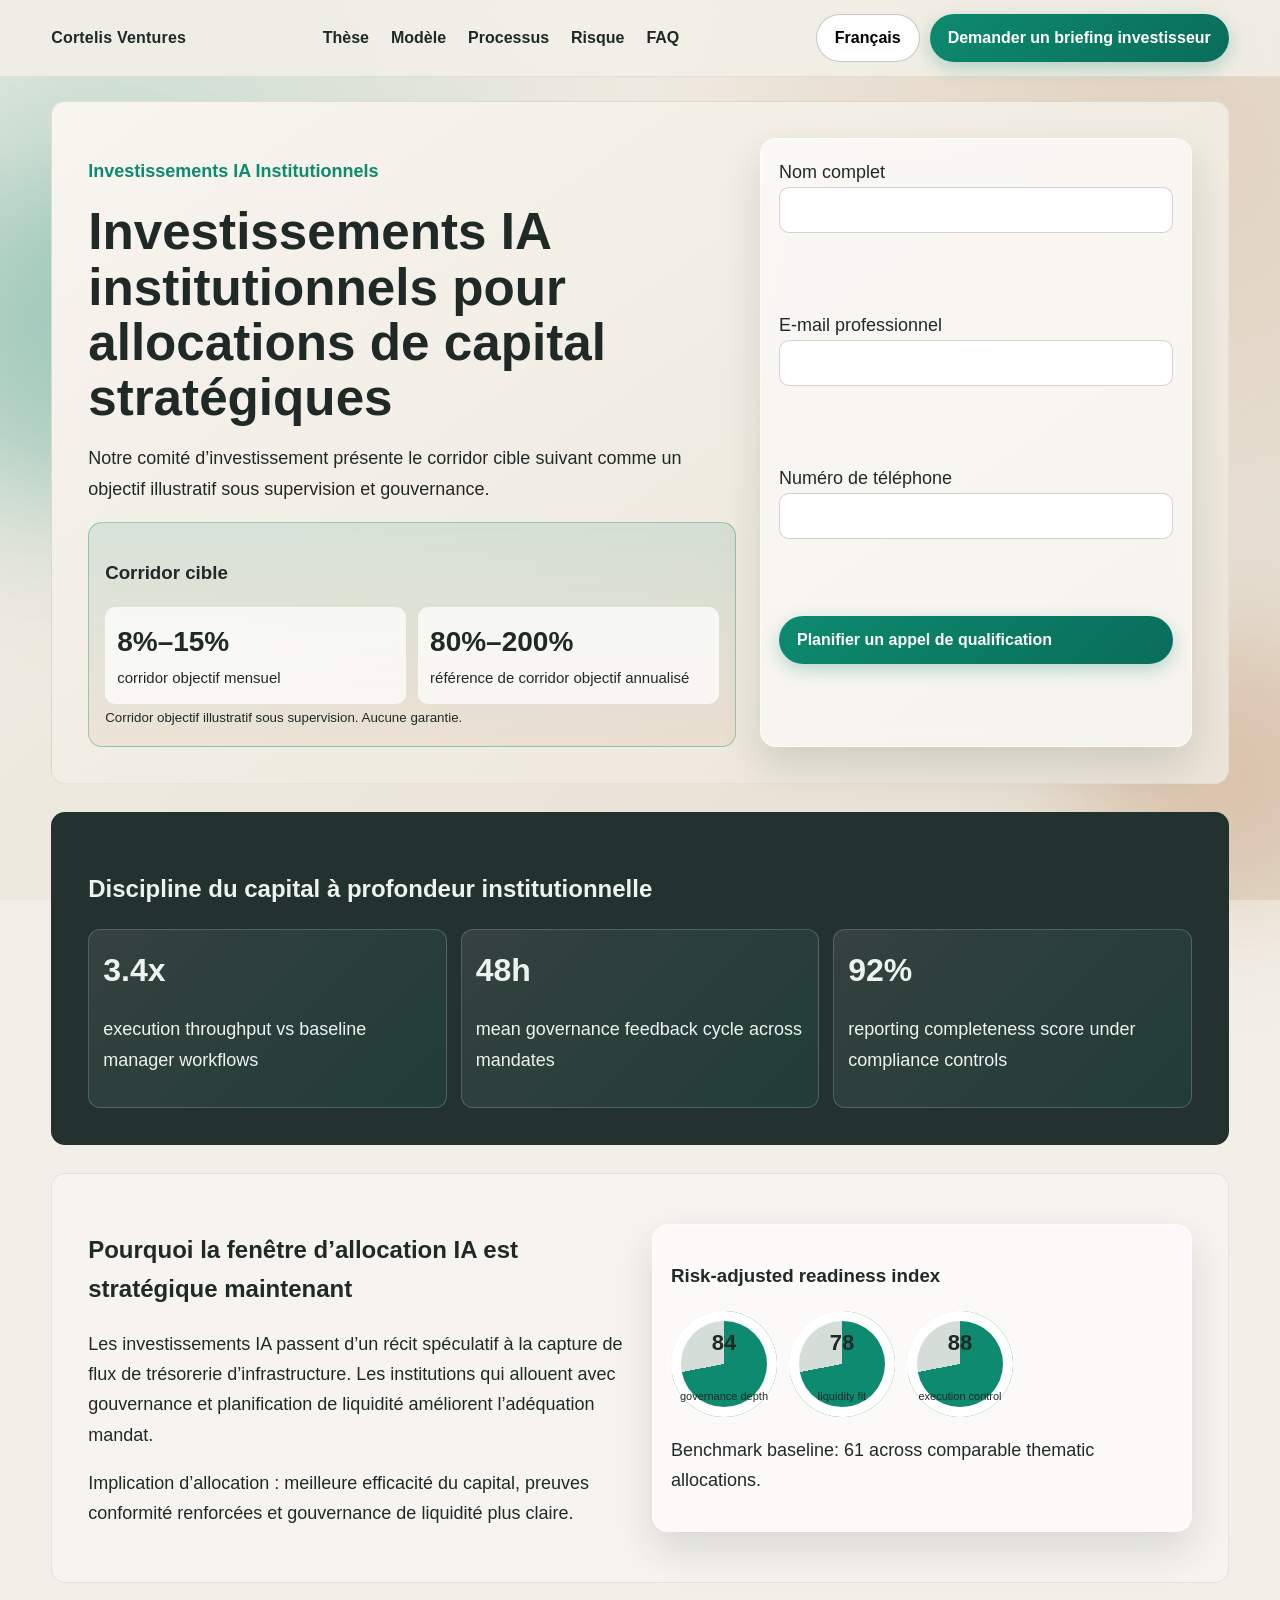
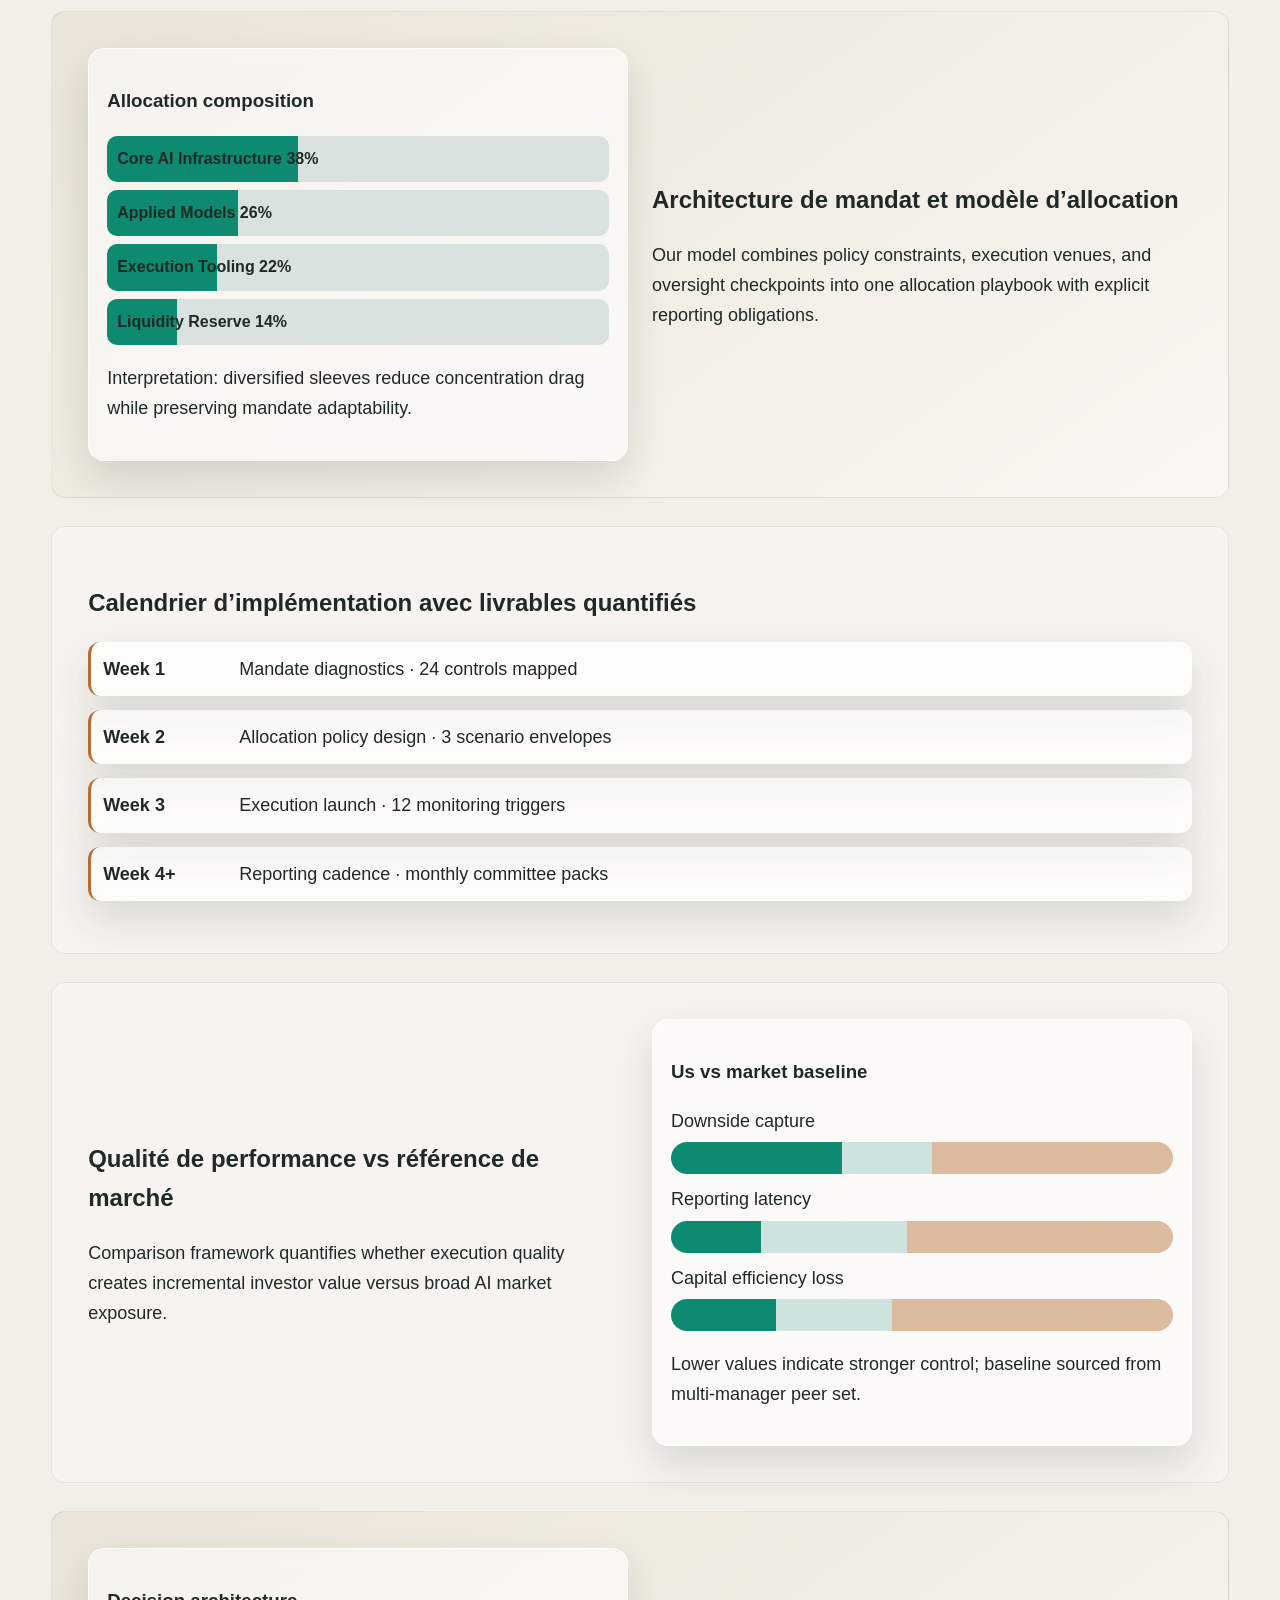
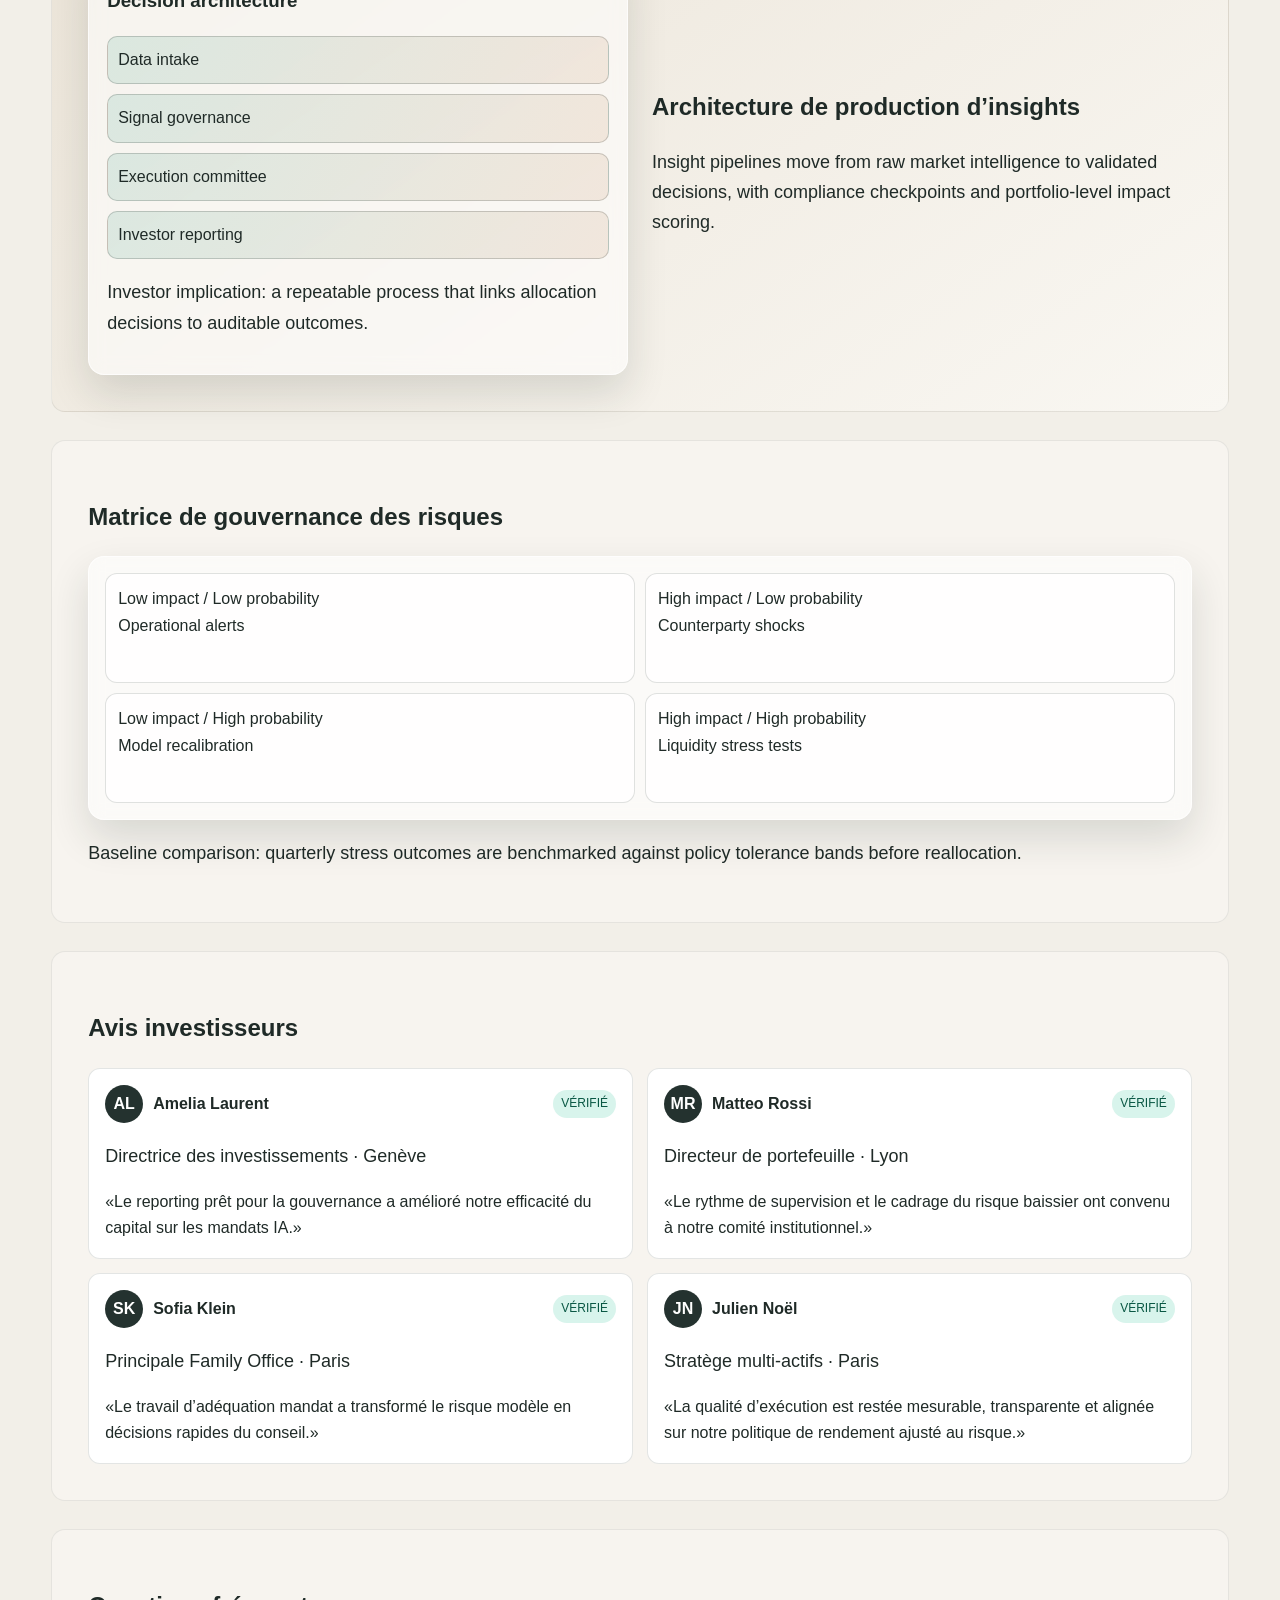
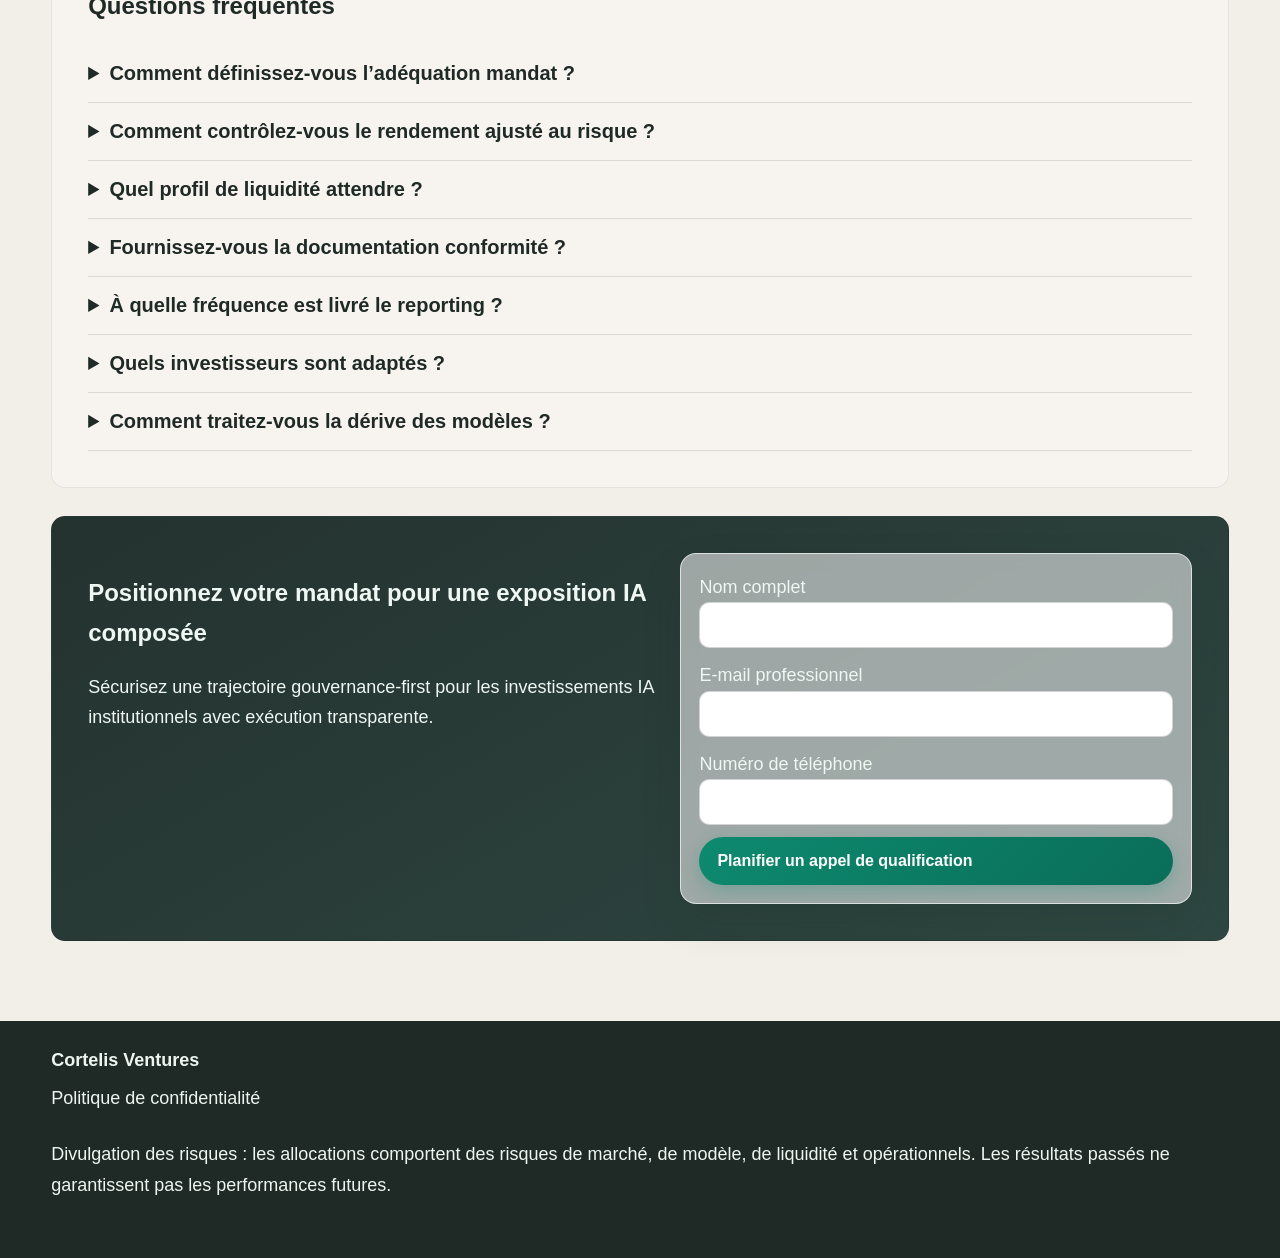
<file: fr/index.html>
<!doctype html><html lang="fr"><head><meta charset="utf-8"><meta name="viewport" content="width=device-width, initial-scale=1"><title>Cortelis Ventures | Investissements IA institutionnels</title><meta name="description" content="Cortelis Ventures est une plateforme institutionnelle d’investissement en intelligence artificielle axée sur la gouvernance et l’efficacité du capital."><link rel="canonical" href="https://cortelis.ventures/fr/"><link rel="alternate" hreflang="en" href="https://cortelis.ventures/"><link rel="alternate" hreflang="de" href="https://cortelis.ventures/de/"><link rel="alternate" hreflang="fr" href="https://cortelis.ventures/fr/"><link rel="alternate" hreflang="es" href="https://cortelis.ventures/es/"><link rel="alternate" hreflang="it" href="https://cortelis.ventures/it/"><link rel="alternate" hreflang="tr" href="https://cortelis.ventures/tr/"><link rel="alternate" hreflang="pt" href="https://cortelis.ventures/pt/"><link rel="alternate" hreflang="ja" href="https://cortelis.ventures/jp/"><link rel="alternate" hreflang="sk" href="https://cortelis.ventures/sk/"><link rel="alternate" hreflang="nl-BE" href="https://cortelis.ventures/be/"><meta property="og:title" content="Cortelis Ventures | Investissements IA institutionnels"><meta property="og:description" content="Cortelis Ventures est une plateforme institutionnelle d’investissement en intelligence artificielle axée sur la gouvernance et l’efficacité du capital."><meta property="og:type" content="website"><meta property="og:url" content="https://cortelis.ventures/fr/"><meta name="twitter:card" content="summary_large_image"><meta name="twitter:title" content="Cortelis Ventures | Investissements IA institutionnels"><meta name="twitter:description" content="Cortelis Ventures est une plateforme institutionnelle d’investissement en intelligence artificielle axée sur la gouvernance et l’efficacité du capital."><link rel="stylesheet" href="../assets/style.css"><script defer src="../assets/app.js"></script><script type="application/ld+json">{"@context":"https://schema.org","@graph":[{"@type":"Organization","name":"Cortelis Ventures","url":"https://cortelis.ventures"},{"@type":"WebSite","name":"Cortelis Ventures","url":"https://cortelis.ventures"},{"@type":"FAQPage","mainEntity":[{"@type":"Question","name":"Comment définissez-vous l’adéquation mandat ?","acceptedAnswer":{"@type":"Answer","text":"We map strategy design to liquidity constraints, governance thresholds, and reporting obligations before any deployment recommendation."}},{"@type":"Question","name":"Comment contrôlez-vous le rendement ajusté au risque ?","acceptedAnswer":{"@type":"Answer","text":"Position sizing, scenario analysis, and drawdown controls are reviewed by oversight teams with weekly policy checks."}},{"@type":"Question","name":"Quel profil de liquidité attendre ?","acceptedAnswer":{"@type":"Answer","text":"Mandates are structured with staged capital deployment and predefined liquidity windows aligned to investor policy."}},{"@type":"Question","name":"Fournissez-vous la documentation conformité ?","acceptedAnswer":{"@type":"Answer","text":"Yes. We provide committee-ready memos, allocation rationale, monitoring logs, and evidence trails for audits."}},{"@type":"Question","name":"À quelle fréquence est livré le reporting ?","acceptedAnswer":{"@type":"Answer","text":"Core reporting is delivered monthly with event-driven alerts whenever risk triggers exceed policy thresholds."}},{"@type":"Question","name":"Quels investisseurs sont adaptés ?","acceptedAnswer":{"@type":"Answer","text":"Qualified institutions, family offices, and treasury allocators seeking governed AI exposure with disciplined execution."}},{"@type":"Question","name":"Comment traitez-vous la dérive des modèles ?","acceptedAnswer":{"@type":"Answer","text":"We maintain drift diagnostics, benchmark tracking, and protocol updates to keep exposure aligned with mandate intent."}}]},{"@type":"ItemList","itemListElement":[{"@type":"Review","author":{"@type":"Person","name":"Amelia Laurent"},"reviewBody":"Le reporting prêt pour la gouvernance a amélioré notre efficacité du capital sur les mandats IA.","reviewRating":{"@type":"Rating","ratingValue":"5","bestRating":"5"}},{"@type":"Review","author":{"@type":"Person","name":"Matteo Rossi"},"reviewBody":"Le rythme de supervision et le cadrage du risque baissier ont convenu à notre comité institutionnel.","reviewRating":{"@type":"Rating","ratingValue":"5","bestRating":"5"}},{"@type":"Review","author":{"@type":"Person","name":"Sofia Klein"},"reviewBody":"Le travail d’adéquation mandat a transformé le risque modèle en décisions rapides du conseil.","reviewRating":{"@type":"Rating","ratingValue":"5","bestRating":"5"}},{"@type":"Review","author":{"@type":"Person","name":"Julien Noël"},"reviewBody":"La qualité d’exécution est restée mesurable, transparente et alignée sur notre politique de rendement ajusté au risque.","reviewRating":{"@type":"Rating","ratingValue":"5","bestRating":"5"}}]}]}</script></head><body><div class="mesh"></div><div class="glow glow-a"></div><div class="glow glow-b"></div><header class="site-header"><div class="brand">Cortelis Ventures</div><nav class="main-nav" aria-label="Main"><a href="#thesis">Thèse</a><a href="#model">Modèle</a><a href="#process">Processus</a><a href="#risk">Risque</a><a href="#faq">FAQ</a></nav><div class="header-actions"><div class="lang-switch"><button class="btn lang-btn" aria-expanded="false">Français</button><div class="lang-menu">
<a href="../index.html">English</a>
<a href="../de/index.html">Deutsch</a>
<a href="../fr/index.html">Français</a>
<a href="../es/index.html">Español</a>
<a href="../it/index.html">Italiano</a>
<a href="../tr/index.html">Türkçe</a>
<a href="../pt/index.html">Português</a>
<a href="../jp/index.html">日本語</a>
<a href="../sk/index.html">Slovenčina</a>
<a href="../be/index.html">Belgium</a>
</div></div><a class="btn primary" href="#lead">Demander un briefing investisseur</a><button class="burger" aria-label="Menu" aria-expanded="false">☰</button></div></header><div class="drawer" aria-hidden="true"><button class="drawer-close" aria-label="Close">×</button><nav><a href="#thesis">Thèse</a><a href="#model">Modèle</a><a href="#process">Processus</a><a href="#risk">Risque</a><a href="#faq">FAQ</a></nav><div class="lang-menu mobile">
<a href="../index.html">English</a>
<a href="../de/index.html">Deutsch</a>
<a href="../fr/index.html">Français</a>
<a href="../es/index.html">Español</a>
<a href="../it/index.html">Italiano</a>
<a href="../tr/index.html">Türkçe</a>
<a href="../pt/index.html">Português</a>
<a href="../jp/index.html">日本語</a>
<a href="../sk/index.html">Slovenčina</a>
<a href="../be/index.html">Belgium</a>
</div><a class="btn primary" href="#lead">Demander un briefing investisseur</a></div><div class="backdrop"></div><main><section class="hero reveal" id="lead"><div><p class="eyebrow">investissements IA institutionnels</p><h1>Investissements IA institutionnels pour allocations de capital stratégiques</h1><p>Notre comité d’investissement présente le corridor cible suivant comme un objectif illustratif sous supervision et gouvernance.</p><div class="corridor"><h3>Corridor cible</h3><div class="corr-grid"><div><strong>8%–15%</strong><span>corridor objectif mensuel</span></div><div><strong>80%–200%</strong><span>référence de corridor objectif annualisé</span></div></div><small>Corridor objectif illustratif sous supervision. Aucune garantie.</small></div></div><form class="lead-form glass"><label>Nom complet<input required></label><label>E-mail professionnel<input type="email" required></label><label>Numéro de téléphone<input required></label><button class="btn primary">Planifier un appel de qualification</button></form></section><section class="kpi-strip reveal"><h2>Discipline du capital à profondeur institutionnelle</h2><div class="kpi-grid"><article><strong>3.4x</strong><p>execution throughput vs baseline manager workflows</p></article><article><strong>48h</strong><p>mean governance feedback cycle across mandates</p></article><article><strong>92%</strong><p>reporting completeness score under compliance controls</p></article></div></section><section class="split reveal" id="thesis"><div><h2>Pourquoi la fenêtre d’allocation IA est stratégique maintenant</h2><p>Les investissements IA passent d’un récit spéculatif à la capture de flux de trésorerie d’infrastructure. Les institutions qui allouent avec gouvernance et planification de liquidité améliorent l’adéquation mandat.</p><p>Implication d’allocation : meilleure efficacité du capital, preuves conformité renforcées et gouvernance de liquidité plus claire.</p></div><div class="ring-panel glass"><h3>Risk-adjusted readiness index</h3><div class="rings"><div class="ring"><span>84</span><small>governance depth</small></div><div class="ring"><span>78</span><small>liquidity fit</small></div><div class="ring"><span>88</span><small>execution control</small></div></div><p>Benchmark baseline: 61 across comparable thematic allocations.</p></div></section><section class="split alt reveal" id="model"><div class="alloc glass"><h3>Allocation composition</h3><div class="stack"><span style="--w:38%">Core AI Infrastructure 38%</span><span style="--w:26%">Applied Models 26%</span><span style="--w:22%">Execution Tooling 22%</span><span style="--w:14%">Liquidity Reserve 14%</span></div><p>Interpretation: diversified sleeves reduce concentration drag while preserving mandate adaptability.</p></div><div><h2>Architecture de mandat et modèle d’allocation</h2><p>Our model combines policy constraints, execution venues, and oversight checkpoints into one allocation playbook with explicit reporting obligations.</p></div></section><section class="timeline reveal" id="process"><h2>Calendrier d’implémentation avec livrables quantifiés</h2><ol><li><b>Week 1</b><span>Mandate diagnostics · 24 controls mapped</span></li><li><b>Week 2</b><span>Allocation policy design · 3 scenario envelopes</span></li><li><b>Week 3</b><span>Execution launch · 12 monitoring triggers</span></li><li><b>Week 4+</b><span>Reporting cadence · monthly committee packs</span></li></ol></section><section class="split reveal"><div><h2>Qualité de performance vs référence de marché</h2><p>Comparison framework quantifies whether execution quality creates incremental investor value versus broad AI market exposure.</p></div><div class="compare glass"><h3>Us vs market baseline</h3><div class="bars"><div><label>Downside capture</label><em style="--a:34;--b:52"></em></div><div><label>Reporting latency</label><em style="--a:18;--b:47"></em></div><div><label>Capital efficiency loss</label><em style="--a:21;--b:44"></em></div></div><p>Lower values indicate stronger control; baseline sourced from multi-manager peer set.</p></div></section><section class="split alt reveal"><div class="arch glass"><h3>Decision architecture</h3><div class="nodes"><span>Data intake</span><span>Signal governance</span><span>Execution committee</span><span>Investor reporting</span></div><p>Investor implication: a repeatable process that links allocation decisions to auditable outcomes.</p></div><div><h2>Architecture de production d’insights</h2><p>Insight pipelines move from raw market intelligence to validated decisions, with compliance checkpoints and portfolio-level impact scoring.</p></div></section><section class="risk reveal" id="risk"><h2>Matrice de gouvernance des risques</h2><div class="matrix glass"><div>Low impact / Low probability<br>Operational alerts</div><div>High impact / Low probability<br>Counterparty shocks</div><div>Low impact / High probability<br>Model recalibration</div><div>High impact / High probability<br>Liquidity stress tests</div></div><p>Baseline comparison: quarterly stress outcomes are benchmarked against policy tolerance bands before reallocation.</p></section><section class="reviews reveal"><h2>Avis investisseurs</h2><div class="review-grid"><article><div class="top"><span class="avatar">AL</span><b>Amelia Laurent</b><mark>VÉRIFIÉ</mark></div><p class="role">Directrice des investissements · Genève</p><q>Le reporting prêt pour la gouvernance a amélioré notre efficacité du capital sur les mandats IA.</q></article><article><div class="top"><span class="avatar">MR</span><b>Matteo Rossi</b><mark>VÉRIFIÉ</mark></div><p class="role">Directeur de portefeuille · Lyon</p><q>Le rythme de supervision et le cadrage du risque baissier ont convenu à notre comité institutionnel.</q></article><article><div class="top"><span class="avatar">SK</span><b>Sofia Klein</b><mark>VÉRIFIÉ</mark></div><p class="role">Principale Family Office · Paris</p><q>Le travail d’adéquation mandat a transformé le risque modèle en décisions rapides du conseil.</q></article><article><div class="top"><span class="avatar">JN</span><b>Julien Noël</b><mark>VÉRIFIÉ</mark></div><p class="role">Stratège multi-actifs · Paris</p><q>La qualité d’exécution est restée mesurable, transparente et alignée sur notre politique de rendement ajusté au risque.</q></article></div></section><section class="faq reveal" id="faq"><h2>Questions fréquentes</h2><details><summary>Comment définissez-vous l’adéquation mandat ?</summary><p>We map strategy design to liquidity constraints, governance thresholds, and reporting obligations before any deployment recommendation.</p></details><details><summary>Comment contrôlez-vous le rendement ajusté au risque ?</summary><p>Position sizing, scenario analysis, and drawdown controls are reviewed by oversight teams with weekly policy checks.</p></details><details><summary>Quel profil de liquidité attendre ?</summary><p>Mandates are structured with staged capital deployment and predefined liquidity windows aligned to investor policy.</p></details><details><summary>Fournissez-vous la documentation conformité ?</summary><p>Yes. We provide committee-ready memos, allocation rationale, monitoring logs, and evidence trails for audits.</p></details><details><summary>À quelle fréquence est livré le reporting ?</summary><p>Core reporting is delivered monthly with event-driven alerts whenever risk triggers exceed policy thresholds.</p></details><details><summary>Quels investisseurs sont adaptés ?</summary><p>Qualified institutions, family offices, and treasury allocators seeking governed AI exposure with disciplined execution.</p></details><details><summary>Comment traitez-vous la dérive des modèles ?</summary><p>We maintain drift diagnostics, benchmark tracking, and protocol updates to keep exposure aligned with mandate intent.</p></details></section><section class="final-cta reveal"><div><h2>Positionnez votre mandat pour une exposition IA composée</h2><p>Sécurisez une trajectoire gouvernance-first pour les investissements IA institutionnels avec exécution transparente.</p></div><form class="lead-form glass"><label>Nom complet<input required></label><label>E-mail professionnel<input type="email" required></label><label>Numéro de téléphone<input required></label><button class="btn primary">Planifier un appel de qualification</button></form></section></main><footer><strong>Cortelis Ventures</strong> <a href="#" data-open-policy>Politique de confidentialité</a><p>Divulgation des risques : les allocations comportent des risques de marché, de modèle, de liquidité et opérationnels. Les résultats passés ne garantissent pas les performances futures.</p></footer><div class="modal" aria-hidden="true" role="dialog" aria-modal="true" aria-label="Politique de confidentialité"><div class="modal-card"><button class="icon-close" aria-label="Close">×</button><h3>Politique de confidentialité</h3><div class="modal-scroll"><p><b>Introduction.</b> Cortelis Ventures traite les données personnelles pour la communication investisseur, la qualification et le reporting réglementaire.</p><p><b>Collecte de données.</b> Nous collectons des informations d’identification, coordonnées professionnelles et métadonnées d’interaction.</p><p><b>Base légale.</b> La base légale inclut intérêt légitime, démarches précontractuelles et obligations de conformité.</p><p><b>Cookies.</b> Nous utilisons des cookies essentiels et analytiques pour la sécurité des sessions et la performance.</p><p><b>Conservation.</b> Les données sont conservées uniquement le temps nécessaire au service investisseur et aux obligations légales.</p><p><b>Partage à des tiers.</b> Les données peuvent être partagées avec des prestataires régulés sous clauses de confidentialité et sécurité.</p><p><b>Sécurité.</b> Les contrôles incluent chiffrement, restriction d’accès, supervision et réponse aux incidents.</p><p><b>Droits des utilisateurs.</b> Vous pouvez demander accès, rectification, suppression, limitation, portabilité ou opposition.</p><p><b>Transferts internationaux.</b> Les transferts internationaux reposent sur des garanties reconnues et protections adaptées.</p><p><b>Divulgation des risques sectoriels.</b> L’analyse d’investissement IA peut être affectée par erreur de modèle, discontinuité de marché et latence d’exécution.</p><p><b>Contact.</b> privacy@cortelis.ventures</p></div><div class="modal-foot"><button class="btn" data-close-policy>Fermer</button></div></div></div></body></html>
</file>
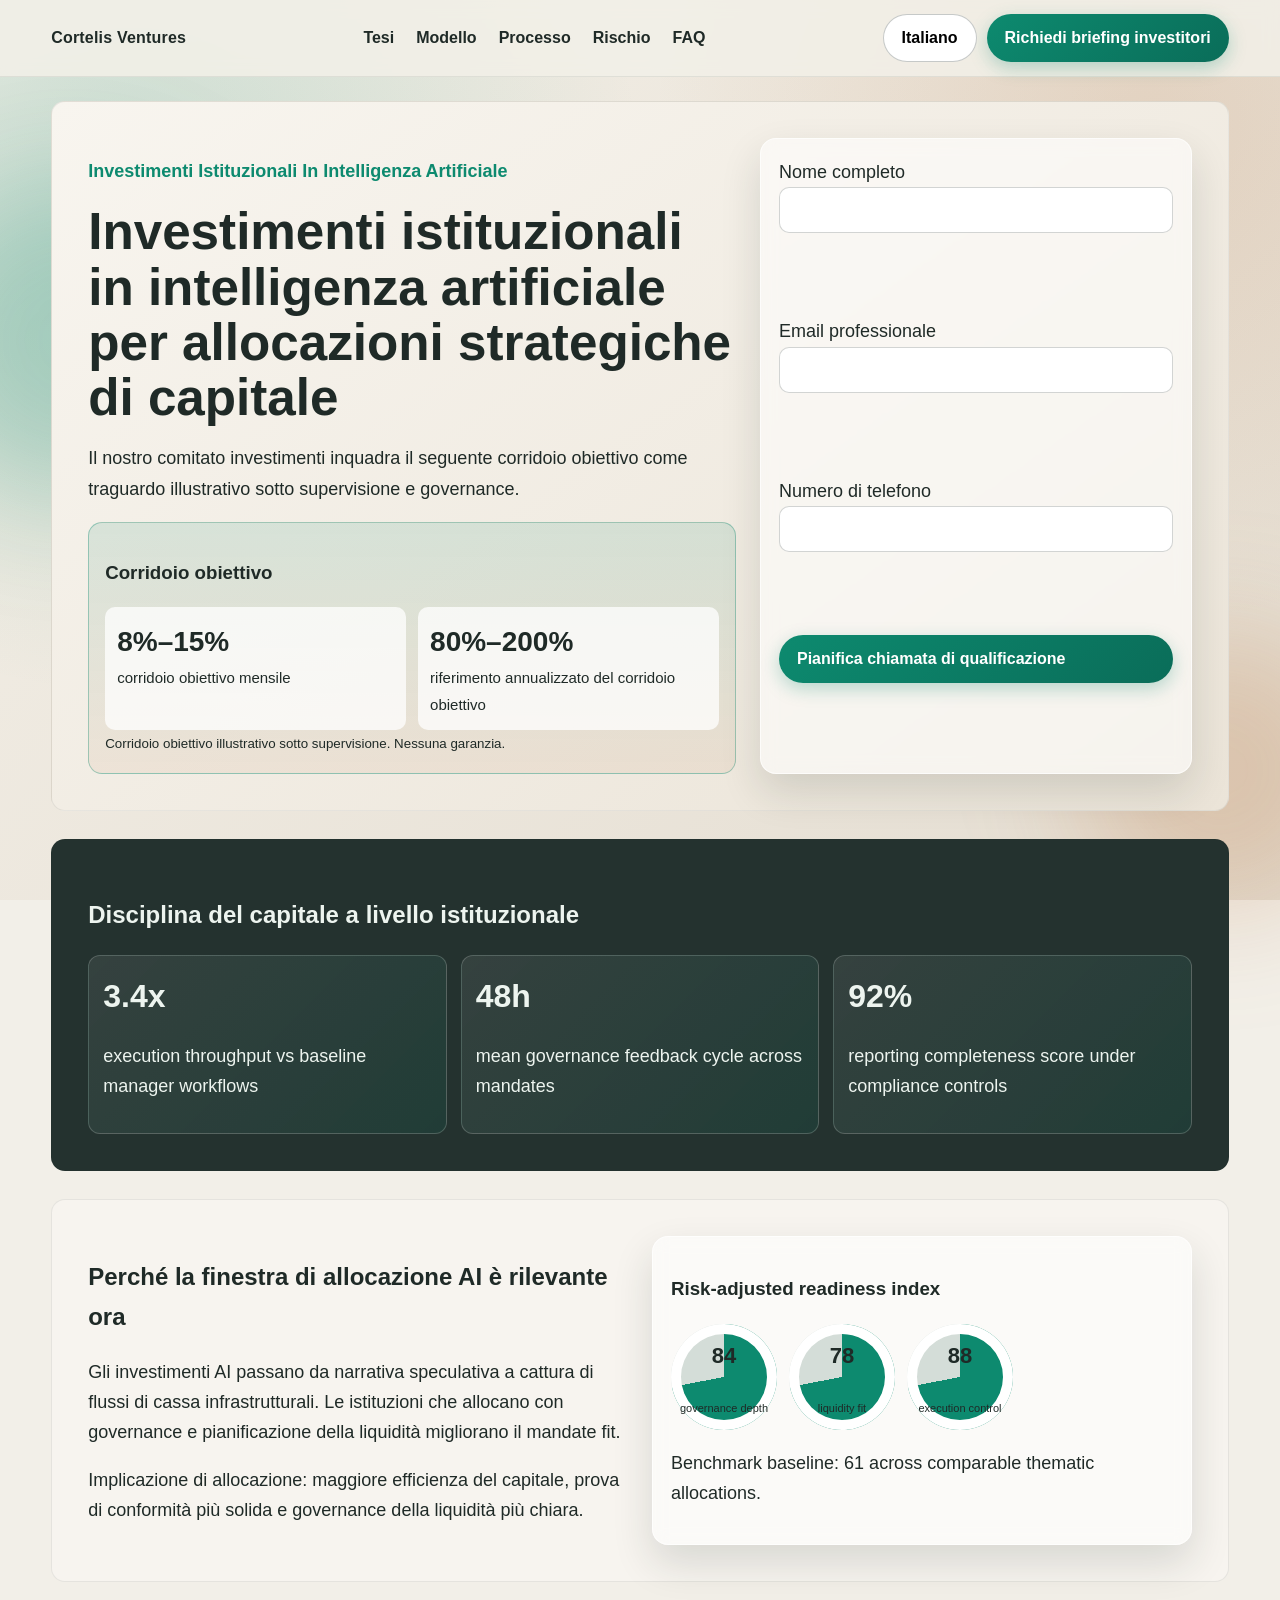
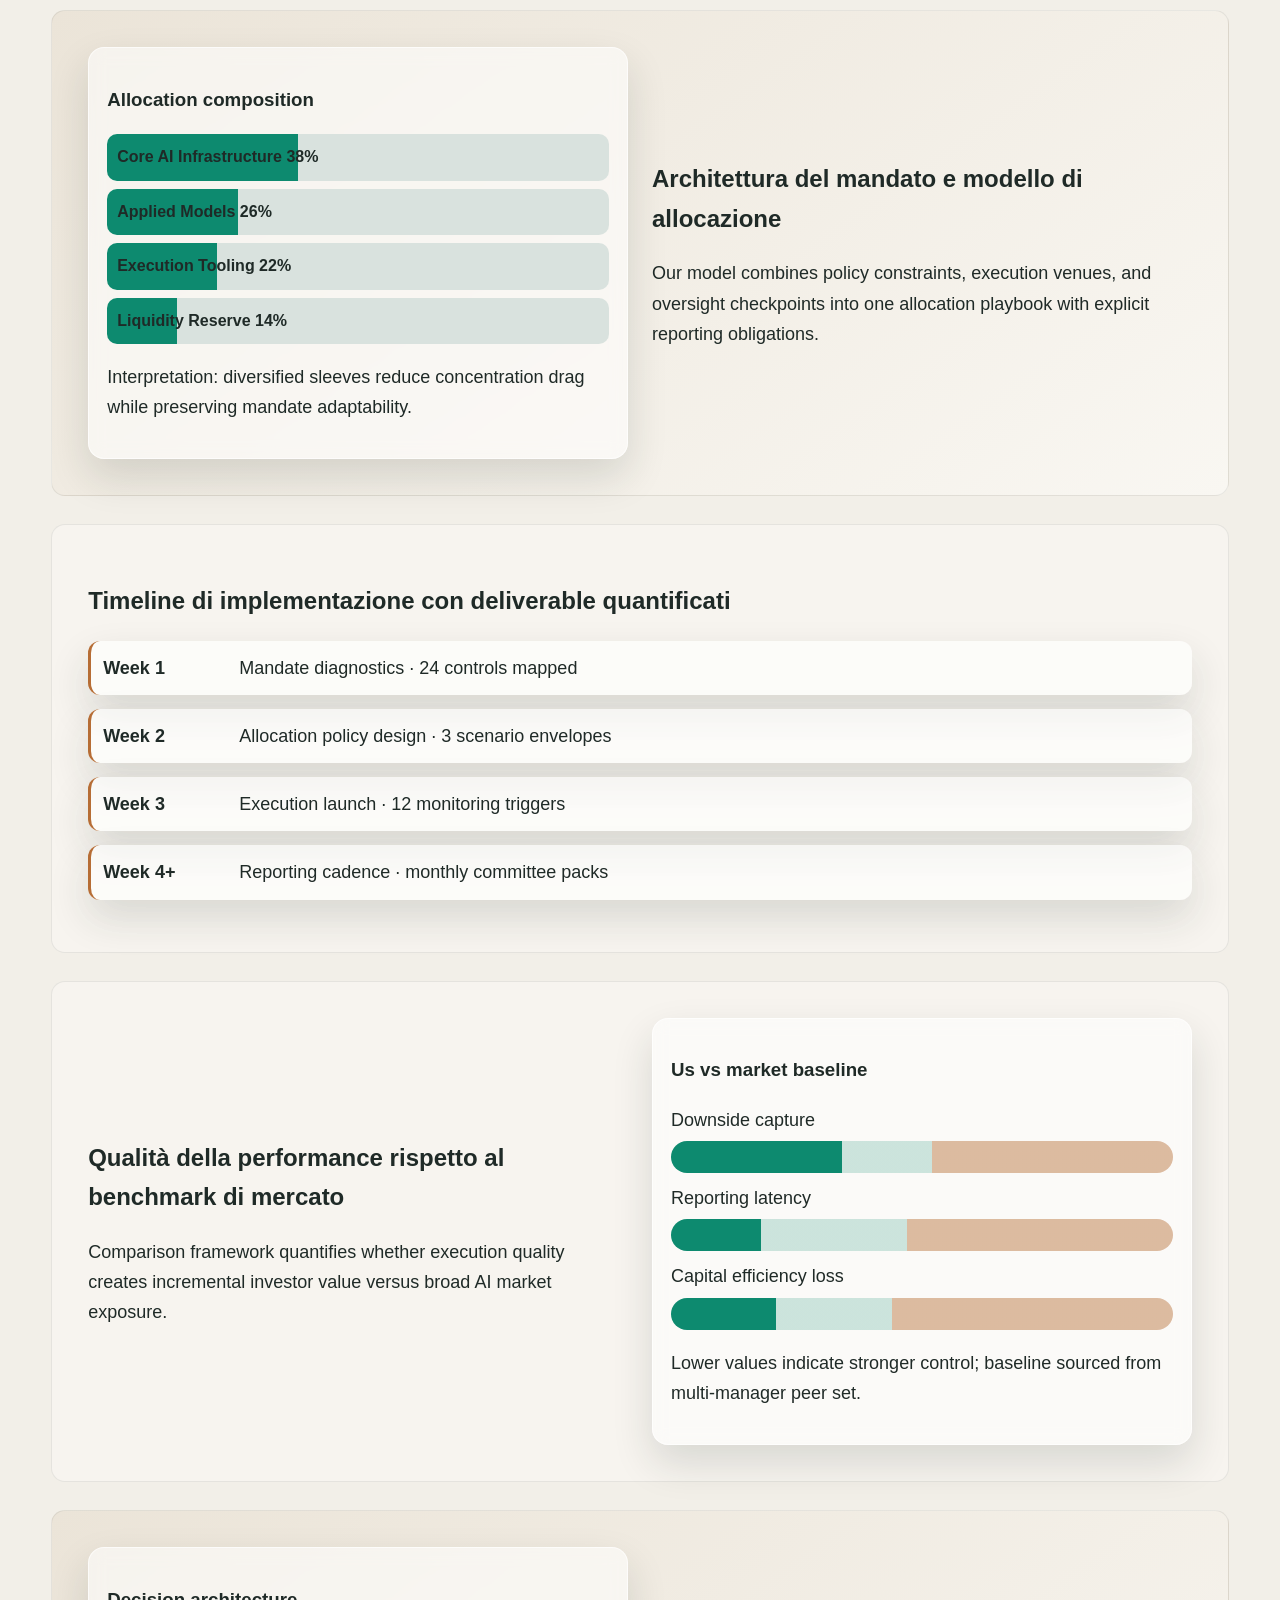
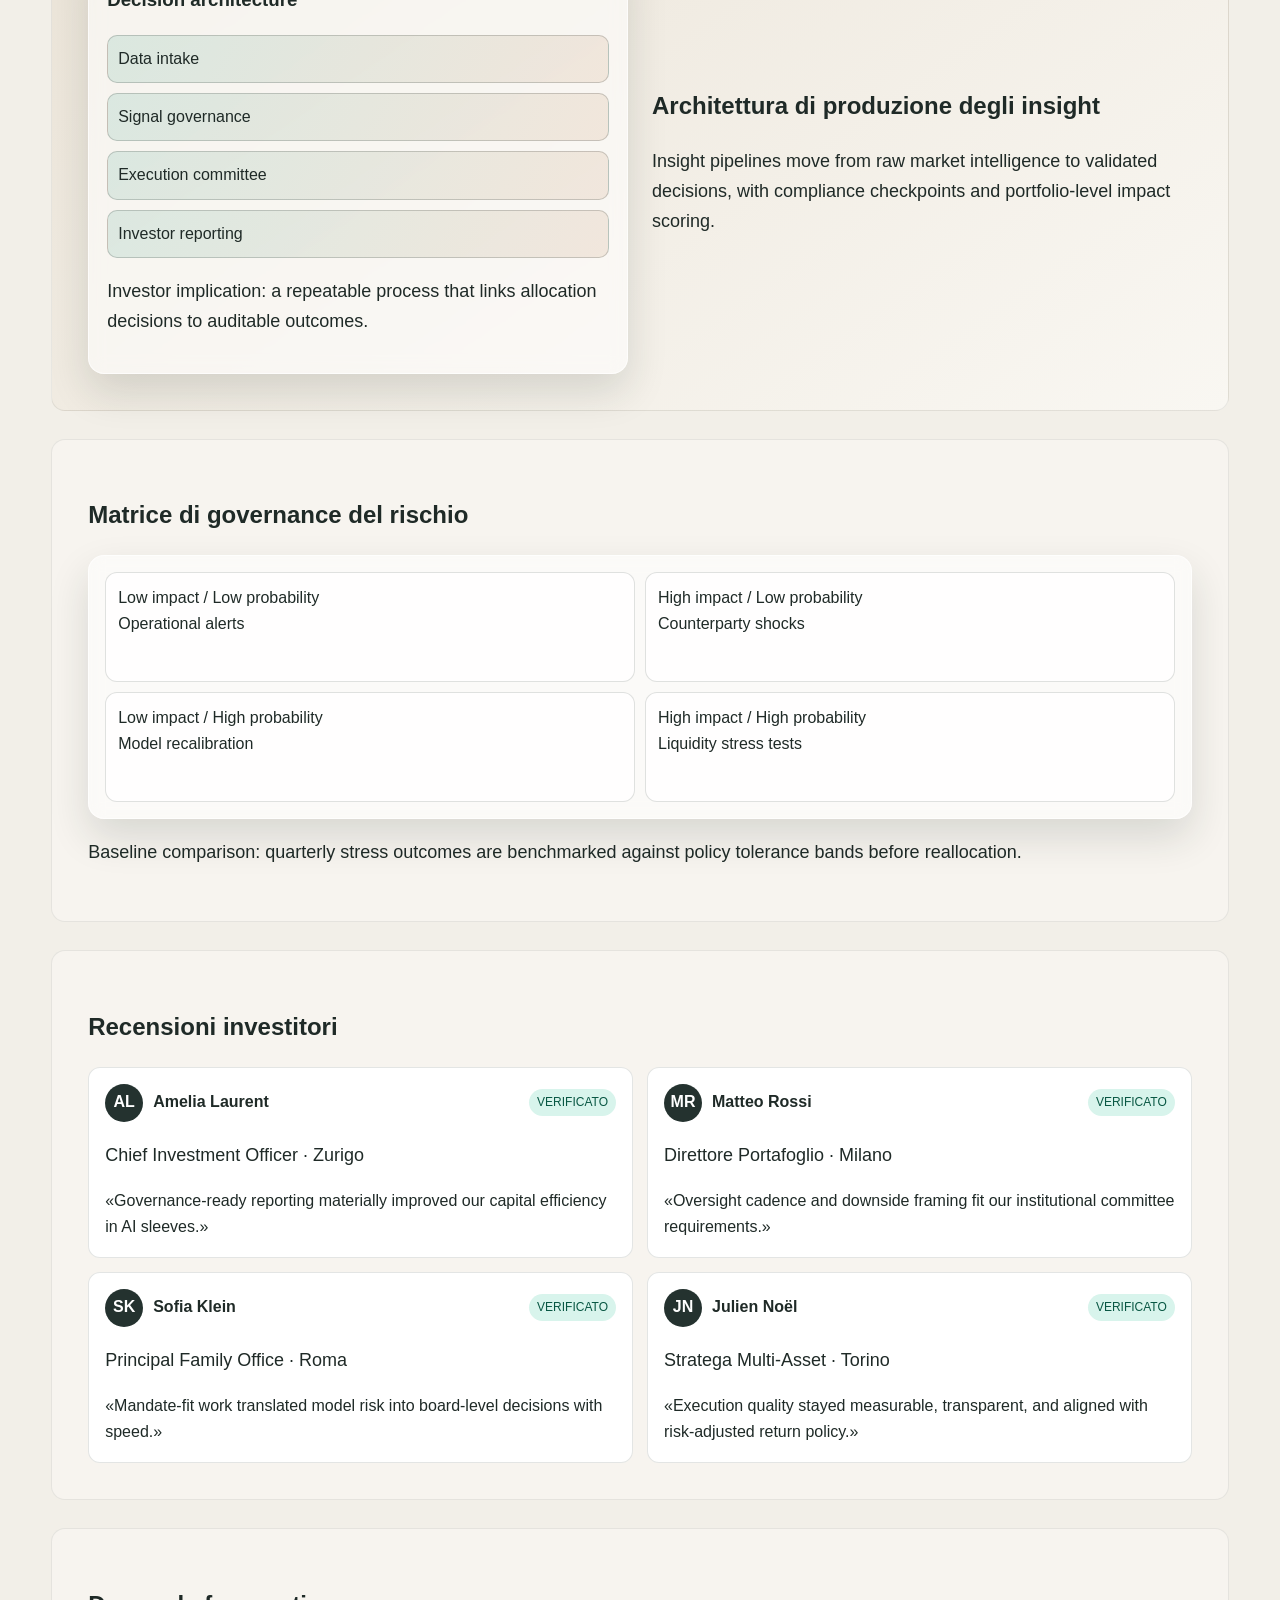
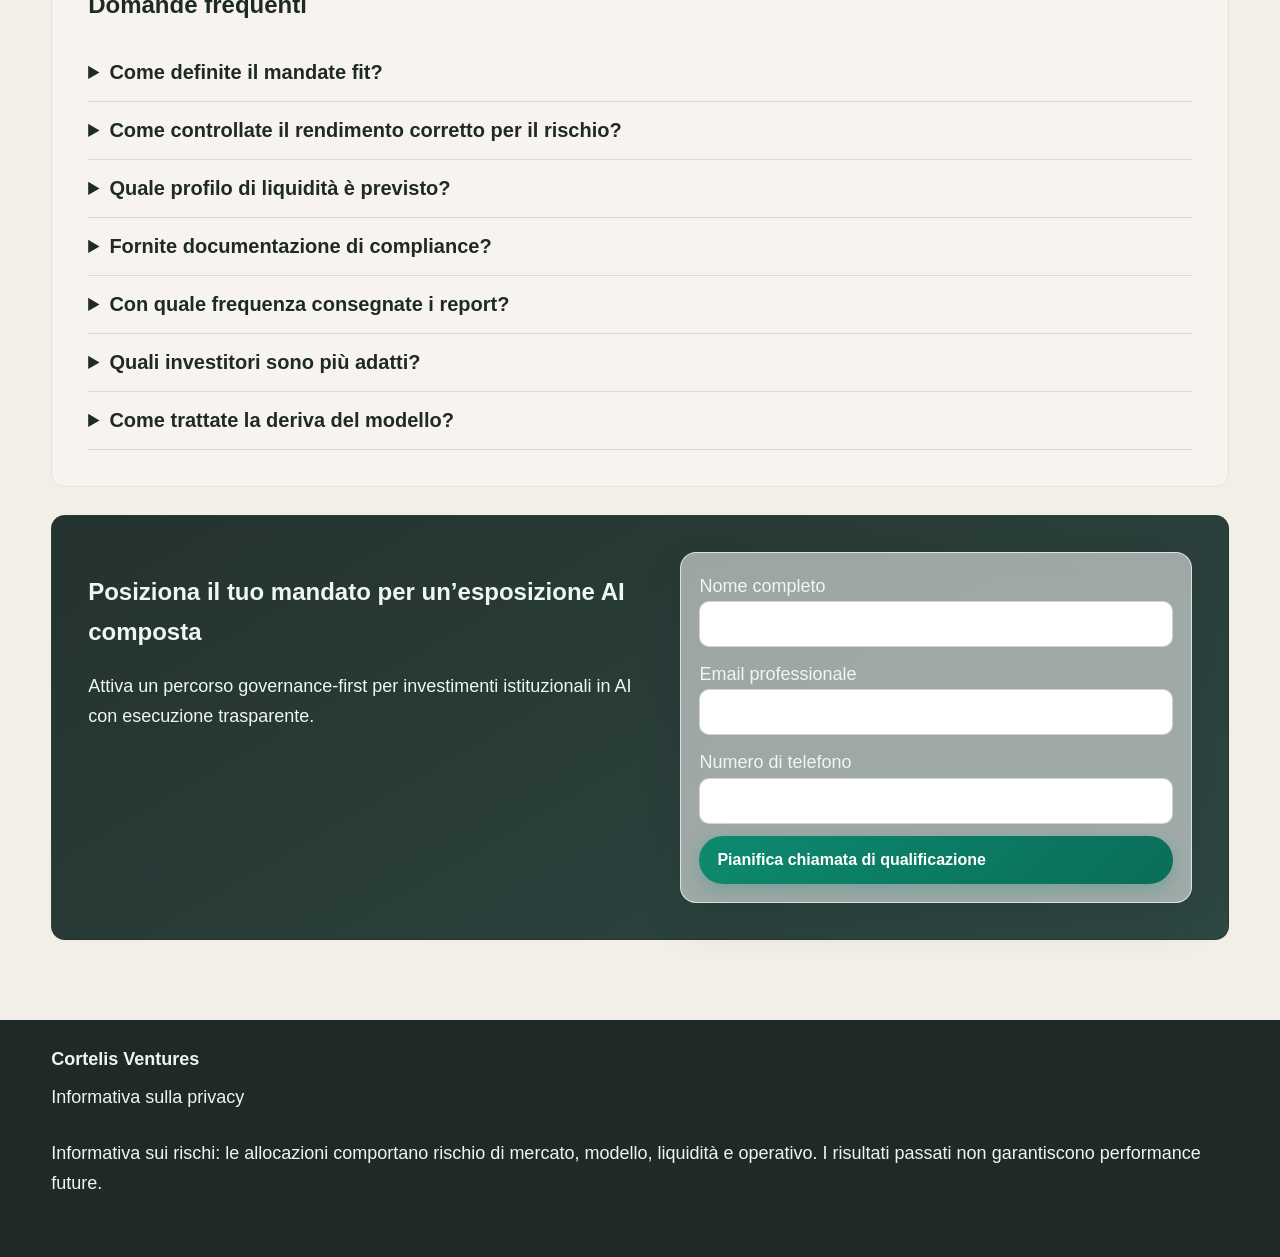
<file: it/index.html>
<!doctype html><html lang="it"><head><meta charset="utf-8"><meta name="viewport" content="width=device-width, initial-scale=1"><title>Cortelis Ventures | Investimenti istituzionali in intelligenza artificiale</title><meta name="description" content="Cortelis Ventures è una piattaforma istituzionale di investimento in intelligenza artificiale focalizzata su governance ed efficienza del capitale."><link rel="canonical" href="https://cortelis.ventures/it/"><link rel="alternate" hreflang="en" href="https://cortelis.ventures/"><link rel="alternate" hreflang="de" href="https://cortelis.ventures/de/"><link rel="alternate" hreflang="fr" href="https://cortelis.ventures/fr/"><link rel="alternate" hreflang="es" href="https://cortelis.ventures/es/"><link rel="alternate" hreflang="it" href="https://cortelis.ventures/it/"><link rel="alternate" hreflang="tr" href="https://cortelis.ventures/tr/"><link rel="alternate" hreflang="pt" href="https://cortelis.ventures/pt/"><link rel="alternate" hreflang="ja" href="https://cortelis.ventures/jp/"><link rel="alternate" hreflang="sk" href="https://cortelis.ventures/sk/"><link rel="alternate" hreflang="nl-BE" href="https://cortelis.ventures/be/"><meta property="og:title" content="Cortelis Ventures | Investimenti istituzionali in intelligenza artificiale"><meta property="og:description" content="Cortelis Ventures è una piattaforma istituzionale di investimento in intelligenza artificiale focalizzata su governance ed efficienza del capitale."><meta property="og:type" content="website"><meta property="og:url" content="https://cortelis.ventures/it/"><meta name="twitter:card" content="summary_large_image"><meta name="twitter:title" content="Cortelis Ventures | Investimenti istituzionali in intelligenza artificiale"><meta name="twitter:description" content="Cortelis Ventures è una piattaforma istituzionale di investimento in intelligenza artificiale focalizzata su governance ed efficienza del capitale."><link rel="stylesheet" href="../assets/style.css"><script defer src="../assets/app.js"></script><script type="application/ld+json">{"@context":"https://schema.org","@graph":[{"@type":"Organization","name":"Cortelis Ventures","url":"https://cortelis.ventures"},{"@type":"WebSite","name":"Cortelis Ventures","url":"https://cortelis.ventures"},{"@type":"FAQPage","mainEntity":[{"@type":"Question","name":"Come definite il mandate fit?","acceptedAnswer":{"@type":"Answer","text":"We map strategy design to liquidity constraints, governance thresholds, and reporting obligations before any deployment recommendation."}},{"@type":"Question","name":"Come controllate il rendimento corretto per il rischio?","acceptedAnswer":{"@type":"Answer","text":"Position sizing, scenario analysis, and drawdown controls are reviewed by oversight teams with weekly policy checks."}},{"@type":"Question","name":"Quale profilo di liquidità è previsto?","acceptedAnswer":{"@type":"Answer","text":"Mandates are structured with staged capital deployment and predefined liquidity windows aligned to investor policy."}},{"@type":"Question","name":"Fornite documentazione di compliance?","acceptedAnswer":{"@type":"Answer","text":"Yes. We provide committee-ready memos, allocation rationale, monitoring logs, and evidence trails for audits."}},{"@type":"Question","name":"Con quale frequenza consegnate i report?","acceptedAnswer":{"@type":"Answer","text":"Core reporting is delivered monthly with event-driven alerts whenever risk triggers exceed policy thresholds."}},{"@type":"Question","name":"Quali investitori sono più adatti?","acceptedAnswer":{"@type":"Answer","text":"Qualified institutions, family offices, and treasury allocators seeking governed AI exposure with disciplined execution."}},{"@type":"Question","name":"Come trattate la deriva del modello?","acceptedAnswer":{"@type":"Answer","text":"We maintain drift diagnostics, benchmark tracking, and protocol updates to keep exposure aligned with mandate intent."}}]},{"@type":"ItemList","itemListElement":[{"@type":"Review","author":{"@type":"Person","name":"Amelia Laurent"},"reviewBody":"Governance-ready reporting materially improved our capital efficiency in AI sleeves.","reviewRating":{"@type":"Rating","ratingValue":"5","bestRating":"5"}},{"@type":"Review","author":{"@type":"Person","name":"Matteo Rossi"},"reviewBody":"Oversight cadence and downside framing fit our institutional committee requirements.","reviewRating":{"@type":"Rating","ratingValue":"5","bestRating":"5"}},{"@type":"Review","author":{"@type":"Person","name":"Sofia Klein"},"reviewBody":"Mandate-fit work translated model risk into board-level decisions with speed.","reviewRating":{"@type":"Rating","ratingValue":"5","bestRating":"5"}},{"@type":"Review","author":{"@type":"Person","name":"Julien Noël"},"reviewBody":"Execution quality stayed measurable, transparent, and aligned with risk-adjusted return policy.","reviewRating":{"@type":"Rating","ratingValue":"5","bestRating":"5"}}]}]}</script></head><body><div class="mesh"></div><div class="glow glow-a"></div><div class="glow glow-b"></div><header class="site-header"><div class="brand">Cortelis Ventures</div><nav class="main-nav" aria-label="Main"><a href="#thesis">Tesi</a><a href="#model">Modello</a><a href="#process">Processo</a><a href="#risk">Rischio</a><a href="#faq">FAQ</a></nav><div class="header-actions"><div class="lang-switch"><button class="btn lang-btn" aria-expanded="false">Italiano</button><div class="lang-menu">
<a href="../index.html">English</a>
<a href="../de/index.html">Deutsch</a>
<a href="../fr/index.html">Français</a>
<a href="../es/index.html">Español</a>
<a href="../it/index.html">Italiano</a>
<a href="../tr/index.html">Türkçe</a>
<a href="../pt/index.html">Português</a>
<a href="../jp/index.html">日本語</a>
<a href="../sk/index.html">Slovenčina</a>
<a href="../be/index.html">Belgium</a>
</div></div><a class="btn primary" href="#lead">Richiedi briefing investitori</a><button class="burger" aria-label="Menu" aria-expanded="false">☰</button></div></header><div class="drawer" aria-hidden="true"><button class="drawer-close" aria-label="Close">×</button><nav><a href="#thesis">Tesi</a><a href="#model">Modello</a><a href="#process">Processo</a><a href="#risk">Rischio</a><a href="#faq">FAQ</a></nav><div class="lang-menu mobile">
<a href="../index.html">English</a>
<a href="../de/index.html">Deutsch</a>
<a href="../fr/index.html">Français</a>
<a href="../es/index.html">Español</a>
<a href="../it/index.html">Italiano</a>
<a href="../tr/index.html">Türkçe</a>
<a href="../pt/index.html">Português</a>
<a href="../jp/index.html">日本語</a>
<a href="../sk/index.html">Slovenčina</a>
<a href="../be/index.html">Belgium</a>
</div><a class="btn primary" href="#lead">Richiedi briefing investitori</a></div><div class="backdrop"></div><main><section class="hero reveal" id="lead"><div><p class="eyebrow">investimenti istituzionali in intelligenza artificiale</p><h1>Investimenti istituzionali in intelligenza artificiale per allocazioni strategiche di capitale</h1><p>Il nostro comitato investimenti inquadra il seguente corridoio obiettivo come traguardo illustrativo sotto supervisione e governance.</p><div class="corridor"><h3>Corridoio obiettivo</h3><div class="corr-grid"><div><strong>8%–15%</strong><span>corridoio obiettivo mensile</span></div><div><strong>80%–200%</strong><span>riferimento annualizzato del corridoio obiettivo</span></div></div><small>Corridoio obiettivo illustrativo sotto supervisione. Nessuna garanzia.</small></div></div><form class="lead-form glass"><label>Nome completo<input required></label><label>Email professionale<input type="email" required></label><label>Numero di telefono<input required></label><button class="btn primary">Pianifica chiamata di qualificazione</button></form></section><section class="kpi-strip reveal"><h2>Disciplina del capitale a livello istituzionale</h2><div class="kpi-grid"><article><strong>3.4x</strong><p>execution throughput vs baseline manager workflows</p></article><article><strong>48h</strong><p>mean governance feedback cycle across mandates</p></article><article><strong>92%</strong><p>reporting completeness score under compliance controls</p></article></div></section><section class="split reveal" id="thesis"><div><h2>Perché la finestra di allocazione AI è rilevante ora</h2><p>Gli investimenti AI passano da narrativa speculativa a cattura di flussi di cassa infrastrutturali. Le istituzioni che allocano con governance e pianificazione della liquidità migliorano il mandate fit.</p><p>Implicazione di allocazione: maggiore efficienza del capitale, prova di conformità più solida e governance della liquidità più chiara.</p></div><div class="ring-panel glass"><h3>Risk-adjusted readiness index</h3><div class="rings"><div class="ring"><span>84</span><small>governance depth</small></div><div class="ring"><span>78</span><small>liquidity fit</small></div><div class="ring"><span>88</span><small>execution control</small></div></div><p>Benchmark baseline: 61 across comparable thematic allocations.</p></div></section><section class="split alt reveal" id="model"><div class="alloc glass"><h3>Allocation composition</h3><div class="stack"><span style="--w:38%">Core AI Infrastructure 38%</span><span style="--w:26%">Applied Models 26%</span><span style="--w:22%">Execution Tooling 22%</span><span style="--w:14%">Liquidity Reserve 14%</span></div><p>Interpretation: diversified sleeves reduce concentration drag while preserving mandate adaptability.</p></div><div><h2>Architettura del mandato e modello di allocazione</h2><p>Our model combines policy constraints, execution venues, and oversight checkpoints into one allocation playbook with explicit reporting obligations.</p></div></section><section class="timeline reveal" id="process"><h2>Timeline di implementazione con deliverable quantificati</h2><ol><li><b>Week 1</b><span>Mandate diagnostics · 24 controls mapped</span></li><li><b>Week 2</b><span>Allocation policy design · 3 scenario envelopes</span></li><li><b>Week 3</b><span>Execution launch · 12 monitoring triggers</span></li><li><b>Week 4+</b><span>Reporting cadence · monthly committee packs</span></li></ol></section><section class="split reveal"><div><h2>Qualità della performance rispetto al benchmark di mercato</h2><p>Comparison framework quantifies whether execution quality creates incremental investor value versus broad AI market exposure.</p></div><div class="compare glass"><h3>Us vs market baseline</h3><div class="bars"><div><label>Downside capture</label><em style="--a:34;--b:52"></em></div><div><label>Reporting latency</label><em style="--a:18;--b:47"></em></div><div><label>Capital efficiency loss</label><em style="--a:21;--b:44"></em></div></div><p>Lower values indicate stronger control; baseline sourced from multi-manager peer set.</p></div></section><section class="split alt reveal"><div class="arch glass"><h3>Decision architecture</h3><div class="nodes"><span>Data intake</span><span>Signal governance</span><span>Execution committee</span><span>Investor reporting</span></div><p>Investor implication: a repeatable process that links allocation decisions to auditable outcomes.</p></div><div><h2>Architettura di produzione degli insight</h2><p>Insight pipelines move from raw market intelligence to validated decisions, with compliance checkpoints and portfolio-level impact scoring.</p></div></section><section class="risk reveal" id="risk"><h2>Matrice di governance del rischio</h2><div class="matrix glass"><div>Low impact / Low probability<br>Operational alerts</div><div>High impact / Low probability<br>Counterparty shocks</div><div>Low impact / High probability<br>Model recalibration</div><div>High impact / High probability<br>Liquidity stress tests</div></div><p>Baseline comparison: quarterly stress outcomes are benchmarked against policy tolerance bands before reallocation.</p></section><section class="reviews reveal"><h2>Recensioni investitori</h2><div class="review-grid"><article><div class="top"><span class="avatar">AL</span><b>Amelia Laurent</b><mark>VERIFICATO</mark></div><p class="role">Chief Investment Officer · Zurigo</p><q>Governance-ready reporting materially improved our capital efficiency in AI sleeves.</q></article><article><div class="top"><span class="avatar">MR</span><b>Matteo Rossi</b><mark>VERIFICATO</mark></div><p class="role">Direttore Portafoglio · Milano</p><q>Oversight cadence and downside framing fit our institutional committee requirements.</q></article><article><div class="top"><span class="avatar">SK</span><b>Sofia Klein</b><mark>VERIFICATO</mark></div><p class="role">Principal Family Office · Roma</p><q>Mandate-fit work translated model risk into board-level decisions with speed.</q></article><article><div class="top"><span class="avatar">JN</span><b>Julien Noël</b><mark>VERIFICATO</mark></div><p class="role">Stratega Multi-Asset · Torino</p><q>Execution quality stayed measurable, transparent, and aligned with risk-adjusted return policy.</q></article></div></section><section class="faq reveal" id="faq"><h2>Domande frequenti</h2><details><summary>Come definite il mandate fit?</summary><p>We map strategy design to liquidity constraints, governance thresholds, and reporting obligations before any deployment recommendation.</p></details><details><summary>Come controllate il rendimento corretto per il rischio?</summary><p>Position sizing, scenario analysis, and drawdown controls are reviewed by oversight teams with weekly policy checks.</p></details><details><summary>Quale profilo di liquidità è previsto?</summary><p>Mandates are structured with staged capital deployment and predefined liquidity windows aligned to investor policy.</p></details><details><summary>Fornite documentazione di compliance?</summary><p>Yes. We provide committee-ready memos, allocation rationale, monitoring logs, and evidence trails for audits.</p></details><details><summary>Con quale frequenza consegnate i report?</summary><p>Core reporting is delivered monthly with event-driven alerts whenever risk triggers exceed policy thresholds.</p></details><details><summary>Quali investitori sono più adatti?</summary><p>Qualified institutions, family offices, and treasury allocators seeking governed AI exposure with disciplined execution.</p></details><details><summary>Come trattate la deriva del modello?</summary><p>We maintain drift diagnostics, benchmark tracking, and protocol updates to keep exposure aligned with mandate intent.</p></details></section><section class="final-cta reveal"><div><h2>Posiziona il tuo mandato per un’esposizione AI composta</h2><p>Attiva un percorso governance-first per investimenti istituzionali in AI con esecuzione trasparente.</p></div><form class="lead-form glass"><label>Nome completo<input required></label><label>Email professionale<input type="email" required></label><label>Numero di telefono<input required></label><button class="btn primary">Pianifica chiamata di qualificazione</button></form></section></main><footer><strong>Cortelis Ventures</strong> <a href="#" data-open-policy>Informativa sulla privacy</a><p>Informativa sui rischi: le allocazioni comportano rischio di mercato, modello, liquidità e operativo. I risultati passati non garantiscono performance future.</p></footer><div class="modal" aria-hidden="true" role="dialog" aria-modal="true" aria-label="Informativa sulla privacy"><div class="modal-card"><button class="icon-close" aria-label="Close">×</button><h3>Informativa sulla privacy</h3><div class="modal-scroll"><p><b>Introduzione.</b> Cortelis Ventures tratta dati personali per comunicazioni investitori, qualificazione e supporto al reporting normativo.</p><p><b>Raccolta dati.</b> Raccogliamo dati identificativi, contatti professionali e metadati di interazione inviati tramite moduli.</p><p><b>Base giuridica.</b> La base giuridica include interesse legittimo, attività precontrattuali richieste e obblighi di compliance.</p><p><b>Cookie.</b> Usiamo cookie essenziali e analitici per mantenere sessioni sicure e migliorare la performance del sito.</p><p><b>Conservazione.</b> I dati sono conservati solo per il tempo necessario a servizio investitori e obblighi legali.</p><p><b>Condivisione con terzi.</b> I dati possono essere condivisi con fornitori regolamentati sotto clausole contrattuali di riservatezza e sicurezza.</p><p><b>Sicurezza.</b> I controlli includono cifratura, restrizione accessi, monitoraggio e risposta agli incidenti.</p><p><b>Diritti dell’utente.</b> Puoi richiedere accesso, rettifica, cancellazione, limitazione, portabilità o opposizione secondo la legge applicabile.</p><p><b>Trasferimenti internazionali.</b> I trasferimenti transfrontalieri si basano su garanzie riconosciute e protezioni adeguate.</p><p><b>Disclosure rischio di settore.</b> L’analisi degli investimenti AI può essere influenzata da errore di modello, discontinuità di mercato e latenza di esecuzione.</p><p><b>Contatto.</b> privacy@cortelis.ventures</p></div><div class="modal-foot"><button class="btn" data-close-policy>Chiudi</button></div></div></div></body></html>
</file>
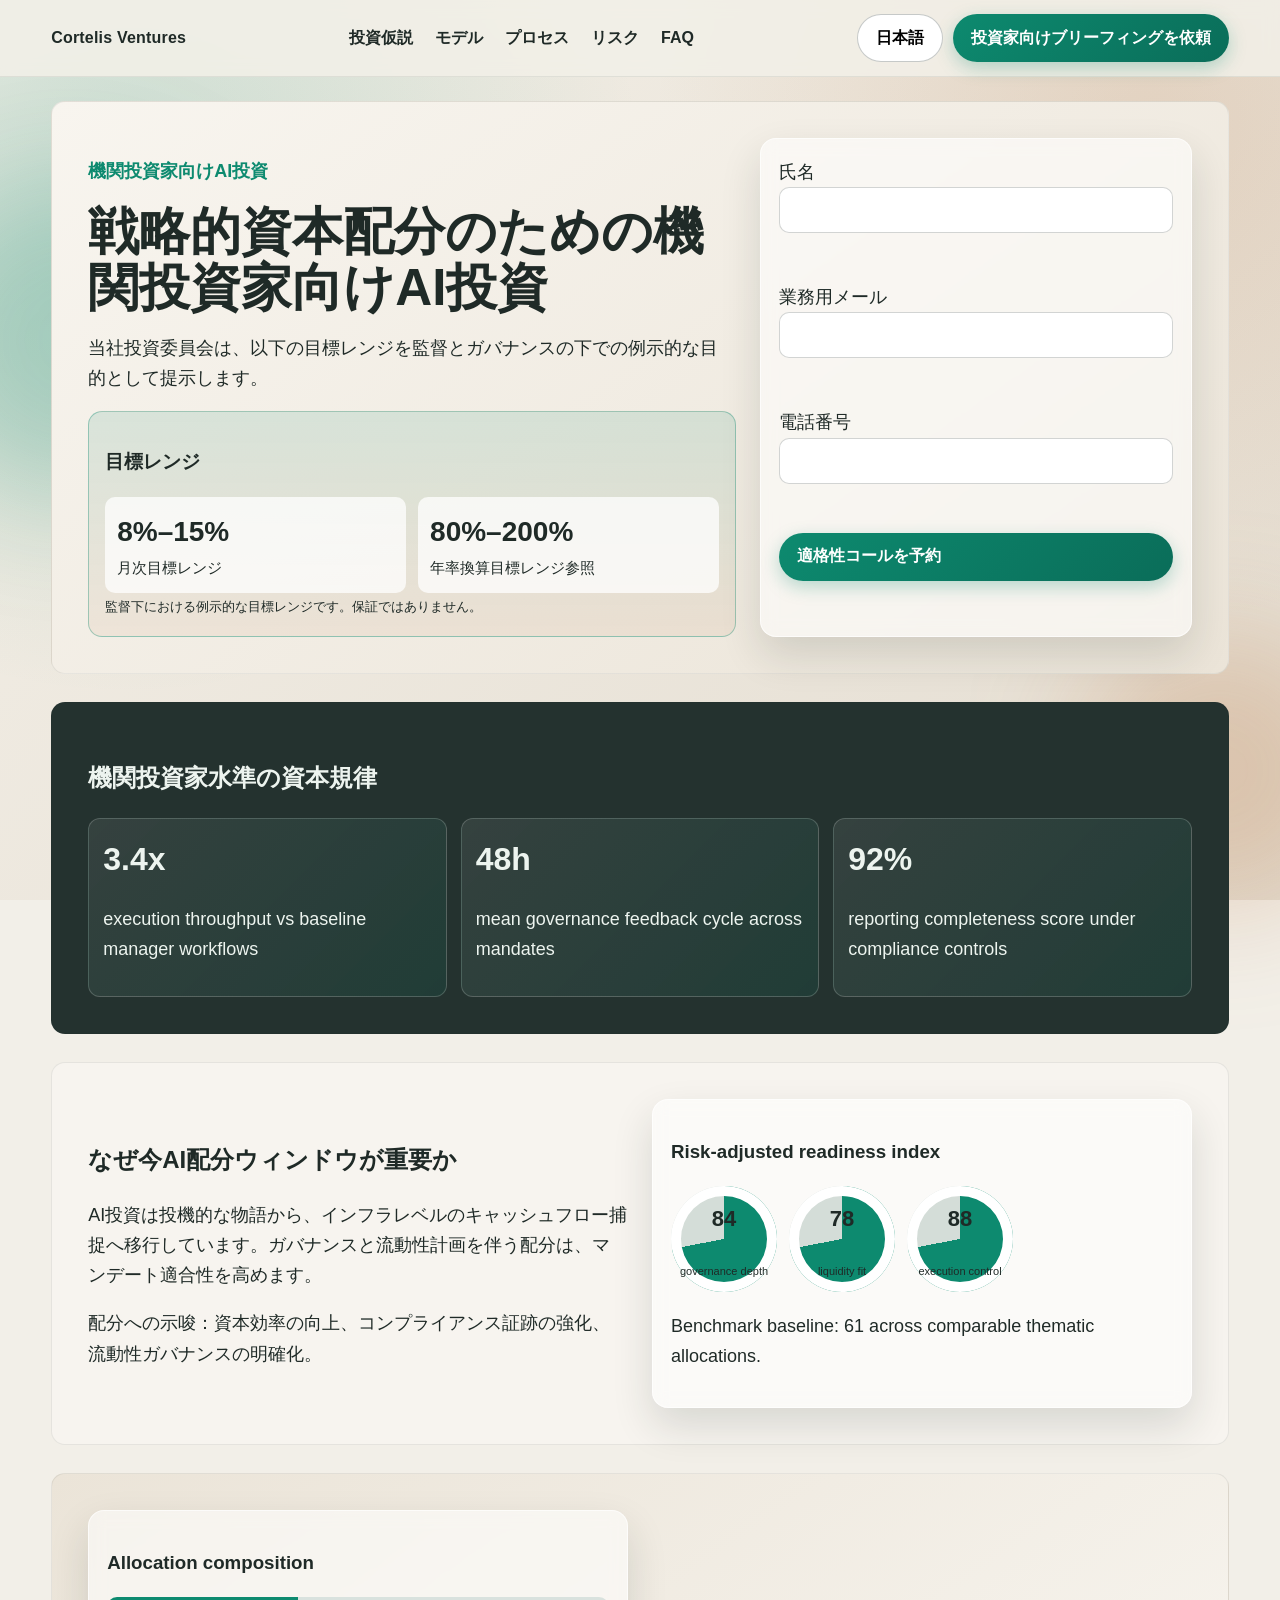
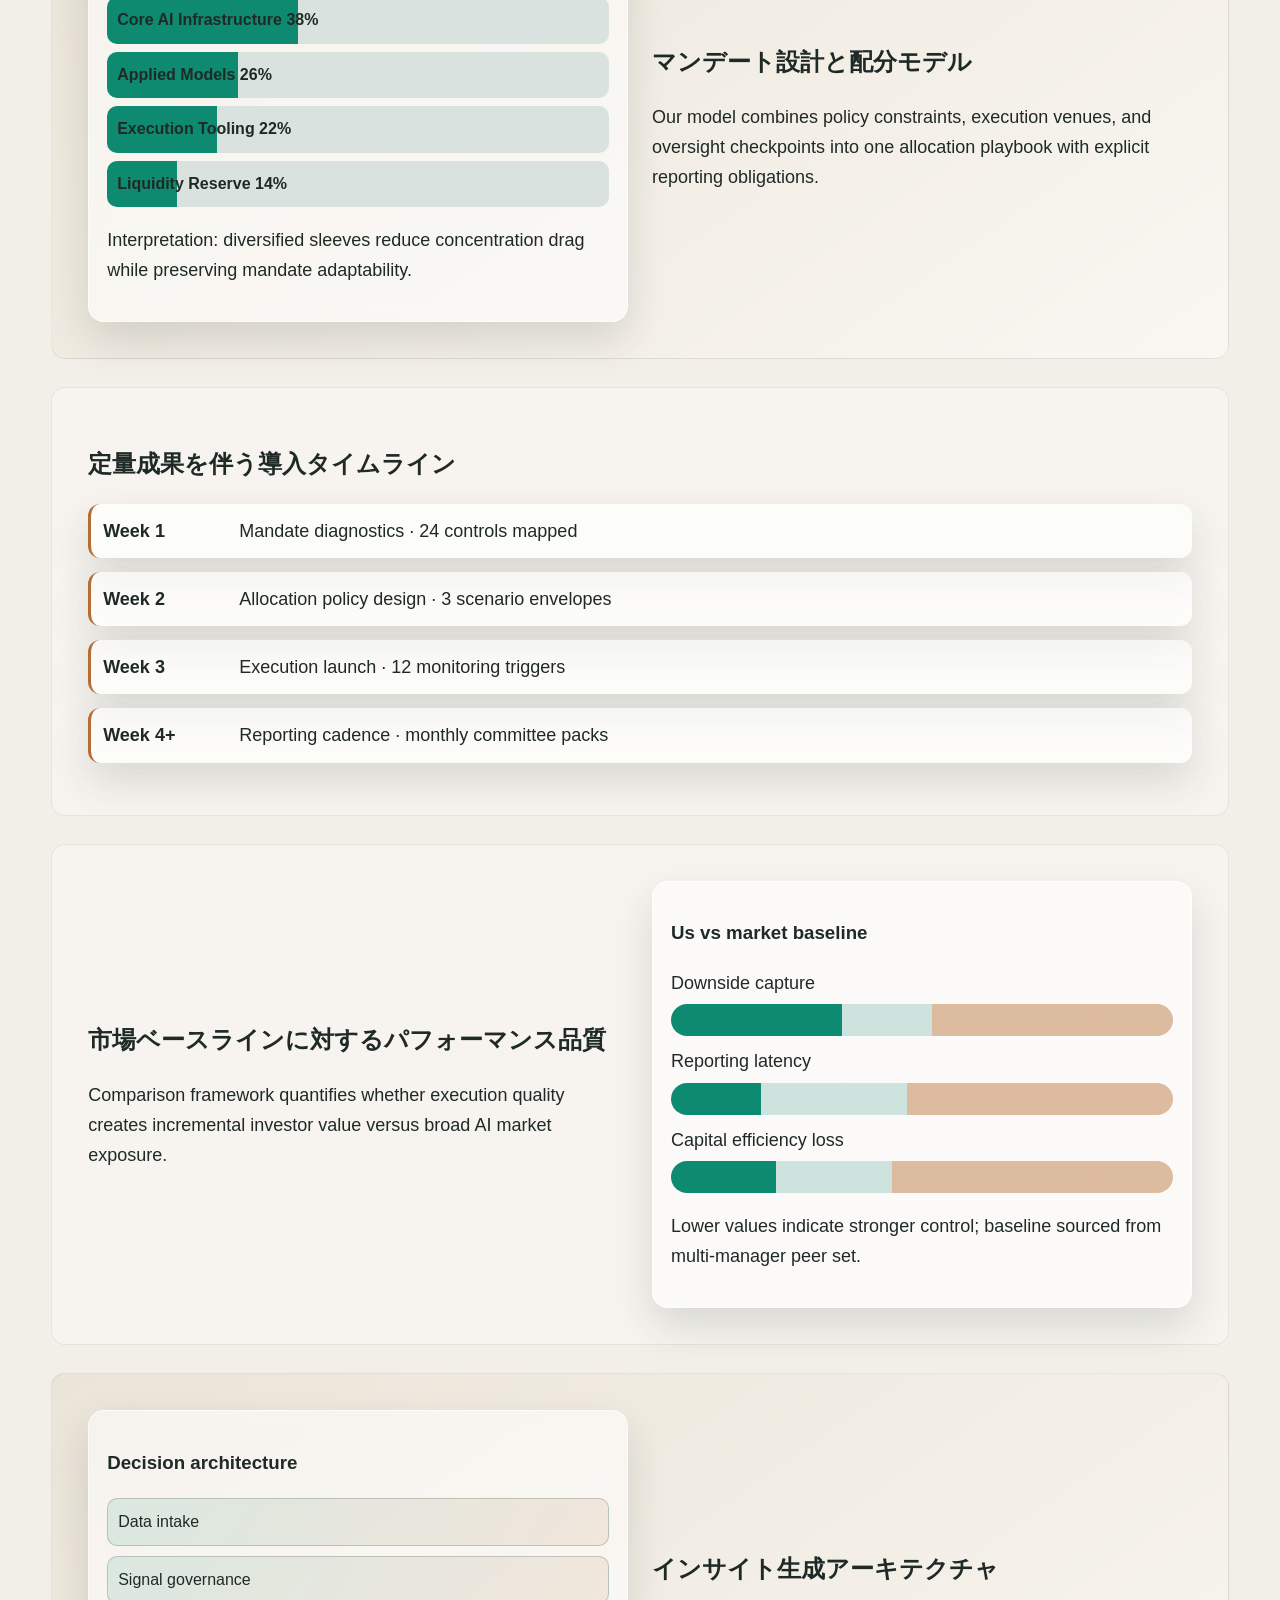
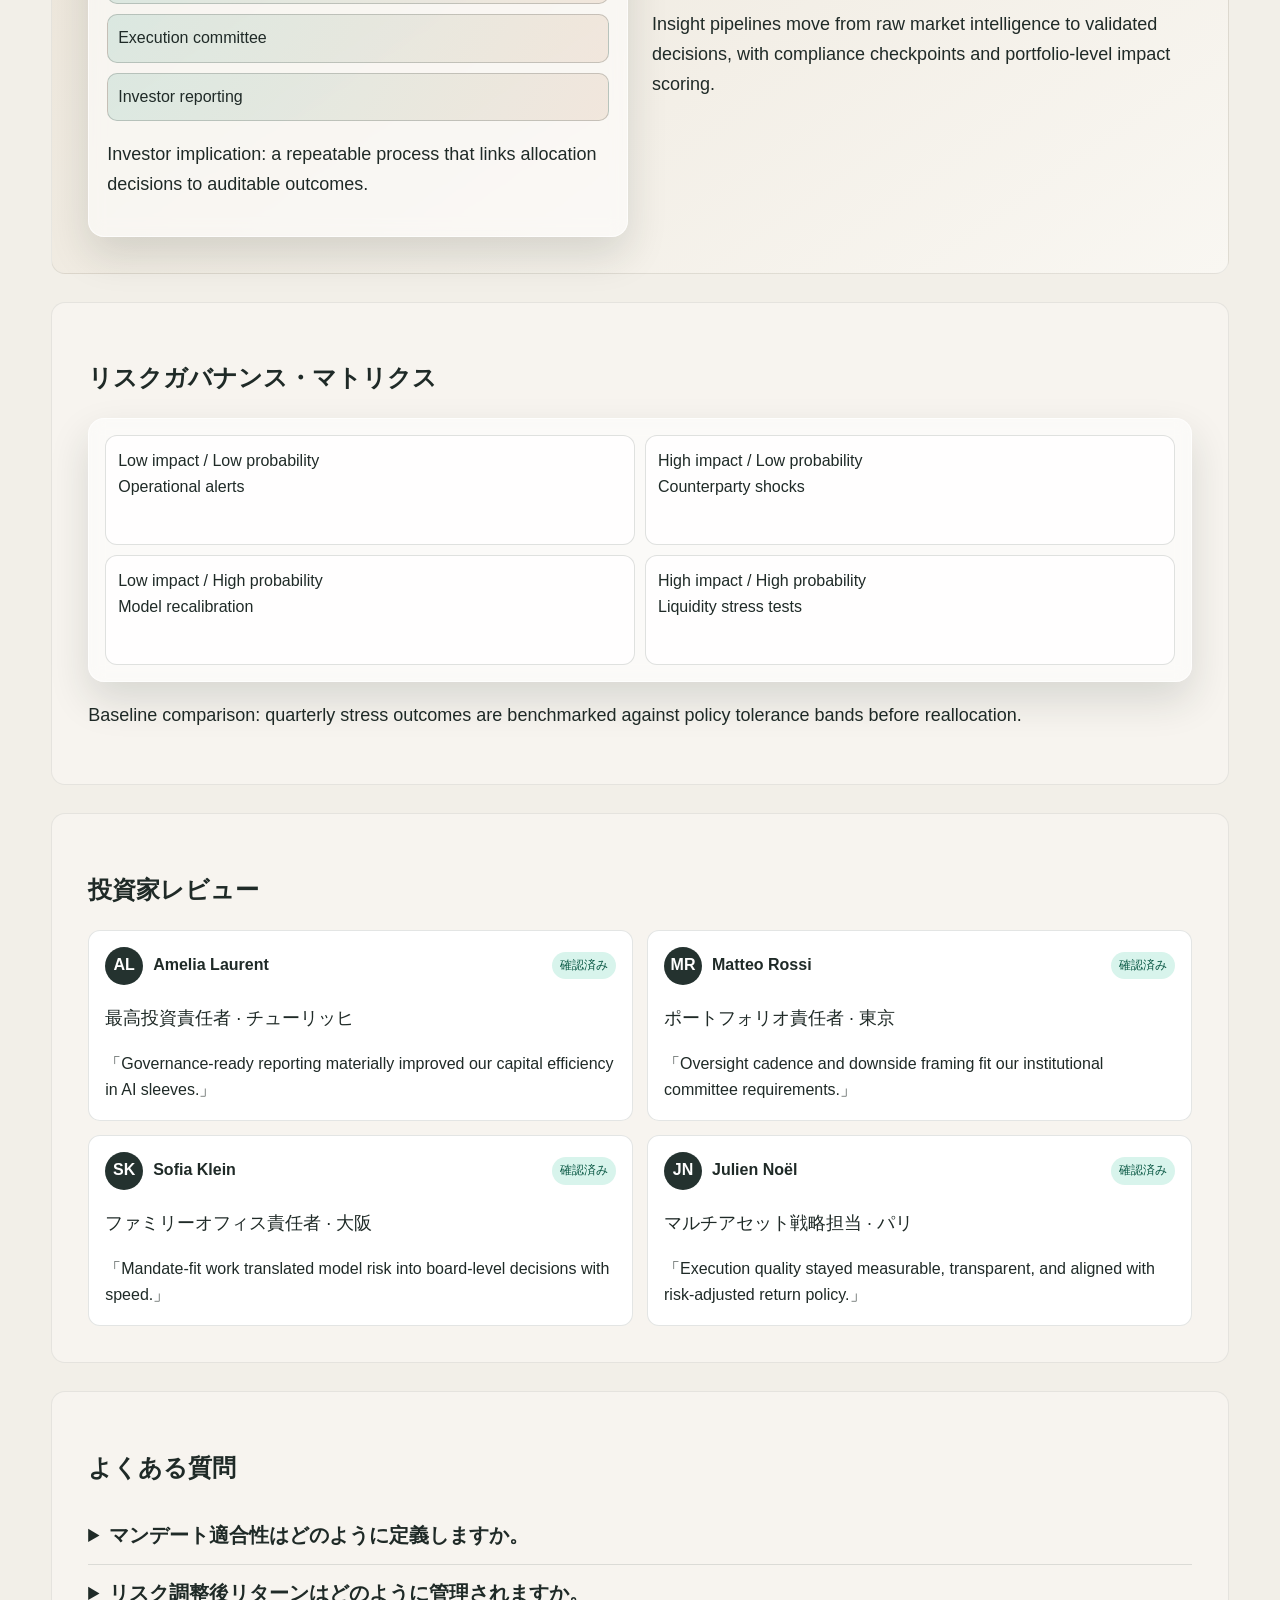
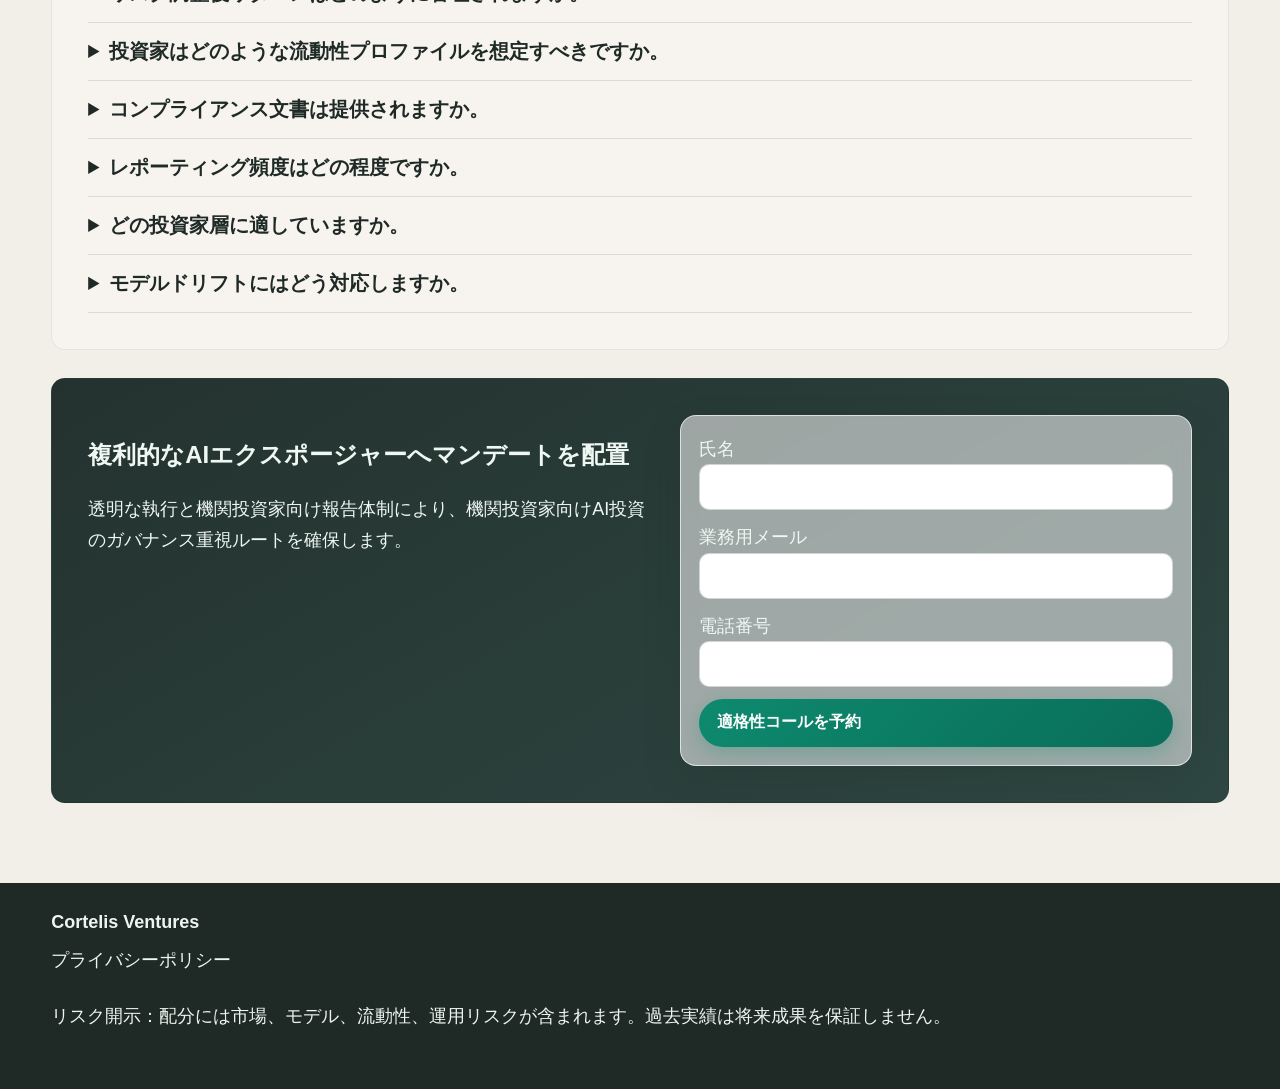
<file: jp/index.html>
<!doctype html><html lang="ja"><head><meta charset="utf-8"><meta name="viewport" content="width=device-width, initial-scale=1"><title>Cortelis Ventures | 機関投資家向けAI投資</title><meta name="description" content="Cortelis Venturesは、ガバナンス、資本効率、リスク調整後リターンの目標レンジに焦点を当てた機関投資家向けAI投資プラットフォームです。"><link rel="canonical" href="https://cortelis.ventures/jp/"><link rel="alternate" hreflang="en" href="https://cortelis.ventures/"><link rel="alternate" hreflang="de" href="https://cortelis.ventures/de/"><link rel="alternate" hreflang="fr" href="https://cortelis.ventures/fr/"><link rel="alternate" hreflang="es" href="https://cortelis.ventures/es/"><link rel="alternate" hreflang="it" href="https://cortelis.ventures/it/"><link rel="alternate" hreflang="tr" href="https://cortelis.ventures/tr/"><link rel="alternate" hreflang="pt" href="https://cortelis.ventures/pt/"><link rel="alternate" hreflang="ja" href="https://cortelis.ventures/jp/"><link rel="alternate" hreflang="sk" href="https://cortelis.ventures/sk/"><link rel="alternate" hreflang="nl-BE" href="https://cortelis.ventures/be/"><meta property="og:title" content="Cortelis Ventures | 機関投資家向けAI投資"><meta property="og:description" content="Cortelis Venturesは、ガバナンス、資本効率、リスク調整後リターンの目標レンジに焦点を当てた機関投資家向けAI投資プラットフォームです。"><meta property="og:type" content="website"><meta property="og:url" content="https://cortelis.ventures/jp/"><meta name="twitter:card" content="summary_large_image"><meta name="twitter:title" content="Cortelis Ventures | 機関投資家向けAI投資"><meta name="twitter:description" content="Cortelis Venturesは、ガバナンス、資本効率、リスク調整後リターンの目標レンジに焦点を当てた機関投資家向けAI投資プラットフォームです。"><link rel="stylesheet" href="../assets/style.css"><script defer src="../assets/app.js"></script><script type="application/ld+json">{"@context":"https://schema.org","@graph":[{"@type":"Organization","name":"Cortelis Ventures","url":"https://cortelis.ventures"},{"@type":"WebSite","name":"Cortelis Ventures","url":"https://cortelis.ventures"},{"@type":"FAQPage","mainEntity":[{"@type":"Question","name":"マンデート適合性はどのように定義しますか。","acceptedAnswer":{"@type":"Answer","text":"We map strategy design to liquidity constraints, governance thresholds, and reporting obligations before any deployment recommendation."}},{"@type":"Question","name":"リスク調整後リターンはどのように管理されますか。","acceptedAnswer":{"@type":"Answer","text":"Position sizing, scenario analysis, and drawdown controls are reviewed by oversight teams with weekly policy checks."}},{"@type":"Question","name":"投資家はどのような流動性プロファイルを想定すべきですか。","acceptedAnswer":{"@type":"Answer","text":"Mandates are structured with staged capital deployment and predefined liquidity windows aligned to investor policy."}},{"@type":"Question","name":"コンプライアンス文書は提供されますか。","acceptedAnswer":{"@type":"Answer","text":"Yes. We provide committee-ready memos, allocation rationale, monitoring logs, and evidence trails for audits."}},{"@type":"Question","name":"レポーティング頻度はどの程度ですか。","acceptedAnswer":{"@type":"Answer","text":"Core reporting is delivered monthly with event-driven alerts whenever risk triggers exceed policy thresholds."}},{"@type":"Question","name":"どの投資家層に適していますか。","acceptedAnswer":{"@type":"Answer","text":"Qualified institutions, family offices, and treasury allocators seeking governed AI exposure with disciplined execution."}},{"@type":"Question","name":"モデルドリフトにはどう対応しますか。","acceptedAnswer":{"@type":"Answer","text":"We maintain drift diagnostics, benchmark tracking, and protocol updates to keep exposure aligned with mandate intent."}}]},{"@type":"ItemList","itemListElement":[{"@type":"Review","author":{"@type":"Person","name":"Amelia Laurent"},"reviewBody":"Governance-ready reporting materially improved our capital efficiency in AI sleeves.","reviewRating":{"@type":"Rating","ratingValue":"5","bestRating":"5"}},{"@type":"Review","author":{"@type":"Person","name":"Matteo Rossi"},"reviewBody":"Oversight cadence and downside framing fit our institutional committee requirements.","reviewRating":{"@type":"Rating","ratingValue":"5","bestRating":"5"}},{"@type":"Review","author":{"@type":"Person","name":"Sofia Klein"},"reviewBody":"Mandate-fit work translated model risk into board-level decisions with speed.","reviewRating":{"@type":"Rating","ratingValue":"5","bestRating":"5"}},{"@type":"Review","author":{"@type":"Person","name":"Julien Noël"},"reviewBody":"Execution quality stayed measurable, transparent, and aligned with risk-adjusted return policy.","reviewRating":{"@type":"Rating","ratingValue":"5","bestRating":"5"}}]}]}</script></head><body><div class="mesh"></div><div class="glow glow-a"></div><div class="glow glow-b"></div><header class="site-header"><div class="brand">Cortelis Ventures</div><nav class="main-nav" aria-label="Main"><a href="#thesis">投資仮説</a><a href="#model">モデル</a><a href="#process">プロセス</a><a href="#risk">リスク</a><a href="#faq">FAQ</a></nav><div class="header-actions"><div class="lang-switch"><button class="btn lang-btn" aria-expanded="false">日本語</button><div class="lang-menu">
<a href="../index.html">English</a>
<a href="../de/index.html">Deutsch</a>
<a href="../fr/index.html">Français</a>
<a href="../es/index.html">Español</a>
<a href="../it/index.html">Italiano</a>
<a href="../tr/index.html">Türkçe</a>
<a href="../pt/index.html">Português</a>
<a href="../jp/index.html">日本語</a>
<a href="../sk/index.html">Slovenčina</a>
<a href="../be/index.html">Belgium</a>
</div></div><a class="btn primary" href="#lead">投資家向けブリーフィングを依頼</a><button class="burger" aria-label="Menu" aria-expanded="false">☰</button></div></header><div class="drawer" aria-hidden="true"><button class="drawer-close" aria-label="Close">×</button><nav><a href="#thesis">投資仮説</a><a href="#model">モデル</a><a href="#process">プロセス</a><a href="#risk">リスク</a><a href="#faq">FAQ</a></nav><div class="lang-menu mobile">
<a href="../index.html">English</a>
<a href="../de/index.html">Deutsch</a>
<a href="../fr/index.html">Français</a>
<a href="../es/index.html">Español</a>
<a href="../it/index.html">Italiano</a>
<a href="../tr/index.html">Türkçe</a>
<a href="../pt/index.html">Português</a>
<a href="../jp/index.html">日本語</a>
<a href="../sk/index.html">Slovenčina</a>
<a href="../be/index.html">Belgium</a>
</div><a class="btn primary" href="#lead">投資家向けブリーフィングを依頼</a></div><div class="backdrop"></div><main><section class="hero reveal" id="lead"><div><p class="eyebrow">機関投資家向けAI投資</p><h1>戦略的資本配分のための機関投資家向けAI投資</h1><p>当社投資委員会は、以下の目標レンジを監督とガバナンスの下での例示的な目的として提示します。</p><div class="corridor"><h3>目標レンジ</h3><div class="corr-grid"><div><strong>8%–15%</strong><span>月次目標レンジ</span></div><div><strong>80%–200%</strong><span>年率換算目標レンジ参照</span></div></div><small>監督下における例示的な目標レンジです。保証ではありません。</small></div></div><form class="lead-form glass"><label>氏名<input required></label><label>業務用メール<input type="email" required></label><label>電話番号<input required></label><button class="btn primary">適格性コールを予約</button></form></section><section class="kpi-strip reveal"><h2>機関投資家水準の資本規律</h2><div class="kpi-grid"><article><strong>3.4x</strong><p>execution throughput vs baseline manager workflows</p></article><article><strong>48h</strong><p>mean governance feedback cycle across mandates</p></article><article><strong>92%</strong><p>reporting completeness score under compliance controls</p></article></div></section><section class="split reveal" id="thesis"><div><h2>なぜ今AI配分ウィンドウが重要か</h2><p>AI投資は投機的な物語から、インフラレベルのキャッシュフロー捕捉へ移行しています。ガバナンスと流動性計画を伴う配分は、マンデート適合性を高めます。</p><p>配分への示唆：資本効率の向上、コンプライアンス証跡の強化、流動性ガバナンスの明確化。</p></div><div class="ring-panel glass"><h3>Risk-adjusted readiness index</h3><div class="rings"><div class="ring"><span>84</span><small>governance depth</small></div><div class="ring"><span>78</span><small>liquidity fit</small></div><div class="ring"><span>88</span><small>execution control</small></div></div><p>Benchmark baseline: 61 across comparable thematic allocations.</p></div></section><section class="split alt reveal" id="model"><div class="alloc glass"><h3>Allocation composition</h3><div class="stack"><span style="--w:38%">Core AI Infrastructure 38%</span><span style="--w:26%">Applied Models 26%</span><span style="--w:22%">Execution Tooling 22%</span><span style="--w:14%">Liquidity Reserve 14%</span></div><p>Interpretation: diversified sleeves reduce concentration drag while preserving mandate adaptability.</p></div><div><h2>マンデート設計と配分モデル</h2><p>Our model combines policy constraints, execution venues, and oversight checkpoints into one allocation playbook with explicit reporting obligations.</p></div></section><section class="timeline reveal" id="process"><h2>定量成果を伴う導入タイムライン</h2><ol><li><b>Week 1</b><span>Mandate diagnostics · 24 controls mapped</span></li><li><b>Week 2</b><span>Allocation policy design · 3 scenario envelopes</span></li><li><b>Week 3</b><span>Execution launch · 12 monitoring triggers</span></li><li><b>Week 4+</b><span>Reporting cadence · monthly committee packs</span></li></ol></section><section class="split reveal"><div><h2>市場ベースラインに対するパフォーマンス品質</h2><p>Comparison framework quantifies whether execution quality creates incremental investor value versus broad AI market exposure.</p></div><div class="compare glass"><h3>Us vs market baseline</h3><div class="bars"><div><label>Downside capture</label><em style="--a:34;--b:52"></em></div><div><label>Reporting latency</label><em style="--a:18;--b:47"></em></div><div><label>Capital efficiency loss</label><em style="--a:21;--b:44"></em></div></div><p>Lower values indicate stronger control; baseline sourced from multi-manager peer set.</p></div></section><section class="split alt reveal"><div class="arch glass"><h3>Decision architecture</h3><div class="nodes"><span>Data intake</span><span>Signal governance</span><span>Execution committee</span><span>Investor reporting</span></div><p>Investor implication: a repeatable process that links allocation decisions to auditable outcomes.</p></div><div><h2>インサイト生成アーキテクチャ</h2><p>Insight pipelines move from raw market intelligence to validated decisions, with compliance checkpoints and portfolio-level impact scoring.</p></div></section><section class="risk reveal" id="risk"><h2>リスクガバナンス・マトリクス</h2><div class="matrix glass"><div>Low impact / Low probability<br>Operational alerts</div><div>High impact / Low probability<br>Counterparty shocks</div><div>Low impact / High probability<br>Model recalibration</div><div>High impact / High probability<br>Liquidity stress tests</div></div><p>Baseline comparison: quarterly stress outcomes are benchmarked against policy tolerance bands before reallocation.</p></section><section class="reviews reveal"><h2>投資家レビュー</h2><div class="review-grid"><article><div class="top"><span class="avatar">AL</span><b>Amelia Laurent</b><mark>確認済み</mark></div><p class="role">最高投資責任者 · チューリッヒ</p><q>Governance-ready reporting materially improved our capital efficiency in AI sleeves.</q></article><article><div class="top"><span class="avatar">MR</span><b>Matteo Rossi</b><mark>確認済み</mark></div><p class="role">ポートフォリオ責任者 · 東京</p><q>Oversight cadence and downside framing fit our institutional committee requirements.</q></article><article><div class="top"><span class="avatar">SK</span><b>Sofia Klein</b><mark>確認済み</mark></div><p class="role">ファミリーオフィス責任者 · 大阪</p><q>Mandate-fit work translated model risk into board-level decisions with speed.</q></article><article><div class="top"><span class="avatar">JN</span><b>Julien Noël</b><mark>確認済み</mark></div><p class="role">マルチアセット戦略担当 · パリ</p><q>Execution quality stayed measurable, transparent, and aligned with risk-adjusted return policy.</q></article></div></section><section class="faq reveal" id="faq"><h2>よくある質問</h2><details><summary>マンデート適合性はどのように定義しますか。</summary><p>We map strategy design to liquidity constraints, governance thresholds, and reporting obligations before any deployment recommendation.</p></details><details><summary>リスク調整後リターンはどのように管理されますか。</summary><p>Position sizing, scenario analysis, and drawdown controls are reviewed by oversight teams with weekly policy checks.</p></details><details><summary>投資家はどのような流動性プロファイルを想定すべきですか。</summary><p>Mandates are structured with staged capital deployment and predefined liquidity windows aligned to investor policy.</p></details><details><summary>コンプライアンス文書は提供されますか。</summary><p>Yes. We provide committee-ready memos, allocation rationale, monitoring logs, and evidence trails for audits.</p></details><details><summary>レポーティング頻度はどの程度ですか。</summary><p>Core reporting is delivered monthly with event-driven alerts whenever risk triggers exceed policy thresholds.</p></details><details><summary>どの投資家層に適していますか。</summary><p>Qualified institutions, family offices, and treasury allocators seeking governed AI exposure with disciplined execution.</p></details><details><summary>モデルドリフトにはどう対応しますか。</summary><p>We maintain drift diagnostics, benchmark tracking, and protocol updates to keep exposure aligned with mandate intent.</p></details></section><section class="final-cta reveal"><div><h2>複利的なAIエクスポージャーへマンデートを配置</h2><p>透明な執行と機関投資家向け報告体制により、機関投資家向けAI投資のガバナンス重視ルートを確保します。</p></div><form class="lead-form glass"><label>氏名<input required></label><label>業務用メール<input type="email" required></label><label>電話番号<input required></label><button class="btn primary">適格性コールを予約</button></form></section></main><footer><strong>Cortelis Ventures</strong> <a href="#" data-open-policy>プライバシーポリシー</a><p>リスク開示：配分には市場、モデル、流動性、運用リスクが含まれます。過去実績は将来成果を保証しません。</p></footer><div class="modal" aria-hidden="true" role="dialog" aria-modal="true" aria-label="プライバシーポリシー"><div class="modal-card"><button class="icon-close" aria-label="Close">×</button><h3>プライバシーポリシー</h3><div class="modal-scroll"><p><b>はじめに.</b> Cortelis Venturesは、投資家コミュニケーション、適格性手続き、規制報告支援のために個人データを処理します。</p><p><b>データ収集.</b> フォーム経由で送信された識別情報、業務連絡先、行動メタデータを収集します。</p><p><b>法的根拠.</b> 法的根拠には正当な利益、依頼された契約前手続き、コンプライアンス義務が含まれます。</p><p><b>クッキー.</b> 安全なセッション維持と性能改善のため、必須クッキーと分析クッキーを使用します。</p><p><b>保存期間.</b> 記録は投資家対応、法的義務、紛争管理に必要な期間のみ保持されます。</p><p><b>第三者提供.</b> データは契約上の機密保持・安全条項の下で規制対象サービス提供者と共有される場合があります。</p><p><b>セキュリティ.</b> 管理策には暗号化、アクセス制限、監視、インシデント対応が含まれます。</p><p><b>利用者の権利.</b> 適用法に基づき、開示、訂正、削除、制限、移転、異議申立てを請求できます。</p><p><b>国際移転.</b> 越境移転は認められた保護措置と各法域に適した保護に基づきます。</p><p><b>業界リスク開示.</b> AI投資分析はモデル誤差、市場の不連続、執行遅延の影響を受ける可能性があります。</p><p><b>連絡先.</b> privacy@cortelis.ventures</p></div><div class="modal-foot"><button class="btn" data-close-policy>閉じる</button></div></div></div></body></html>
</file>
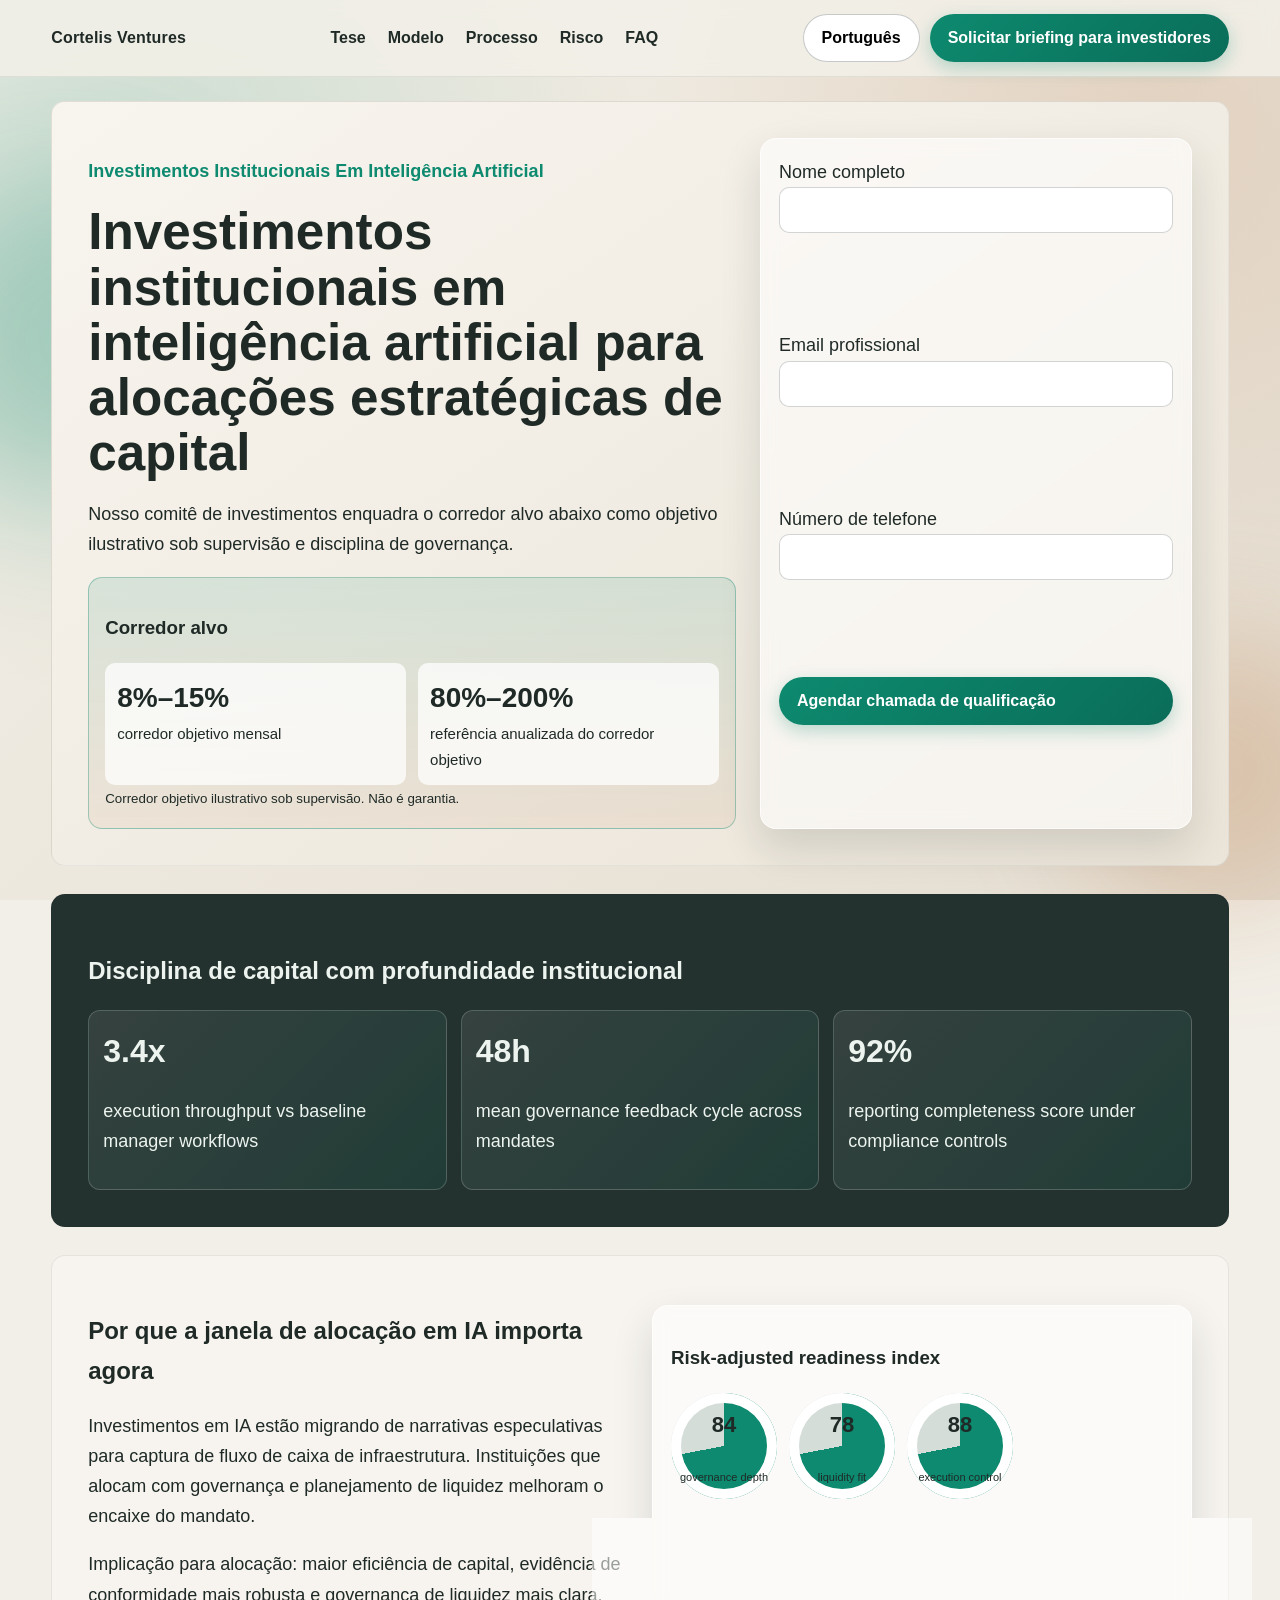
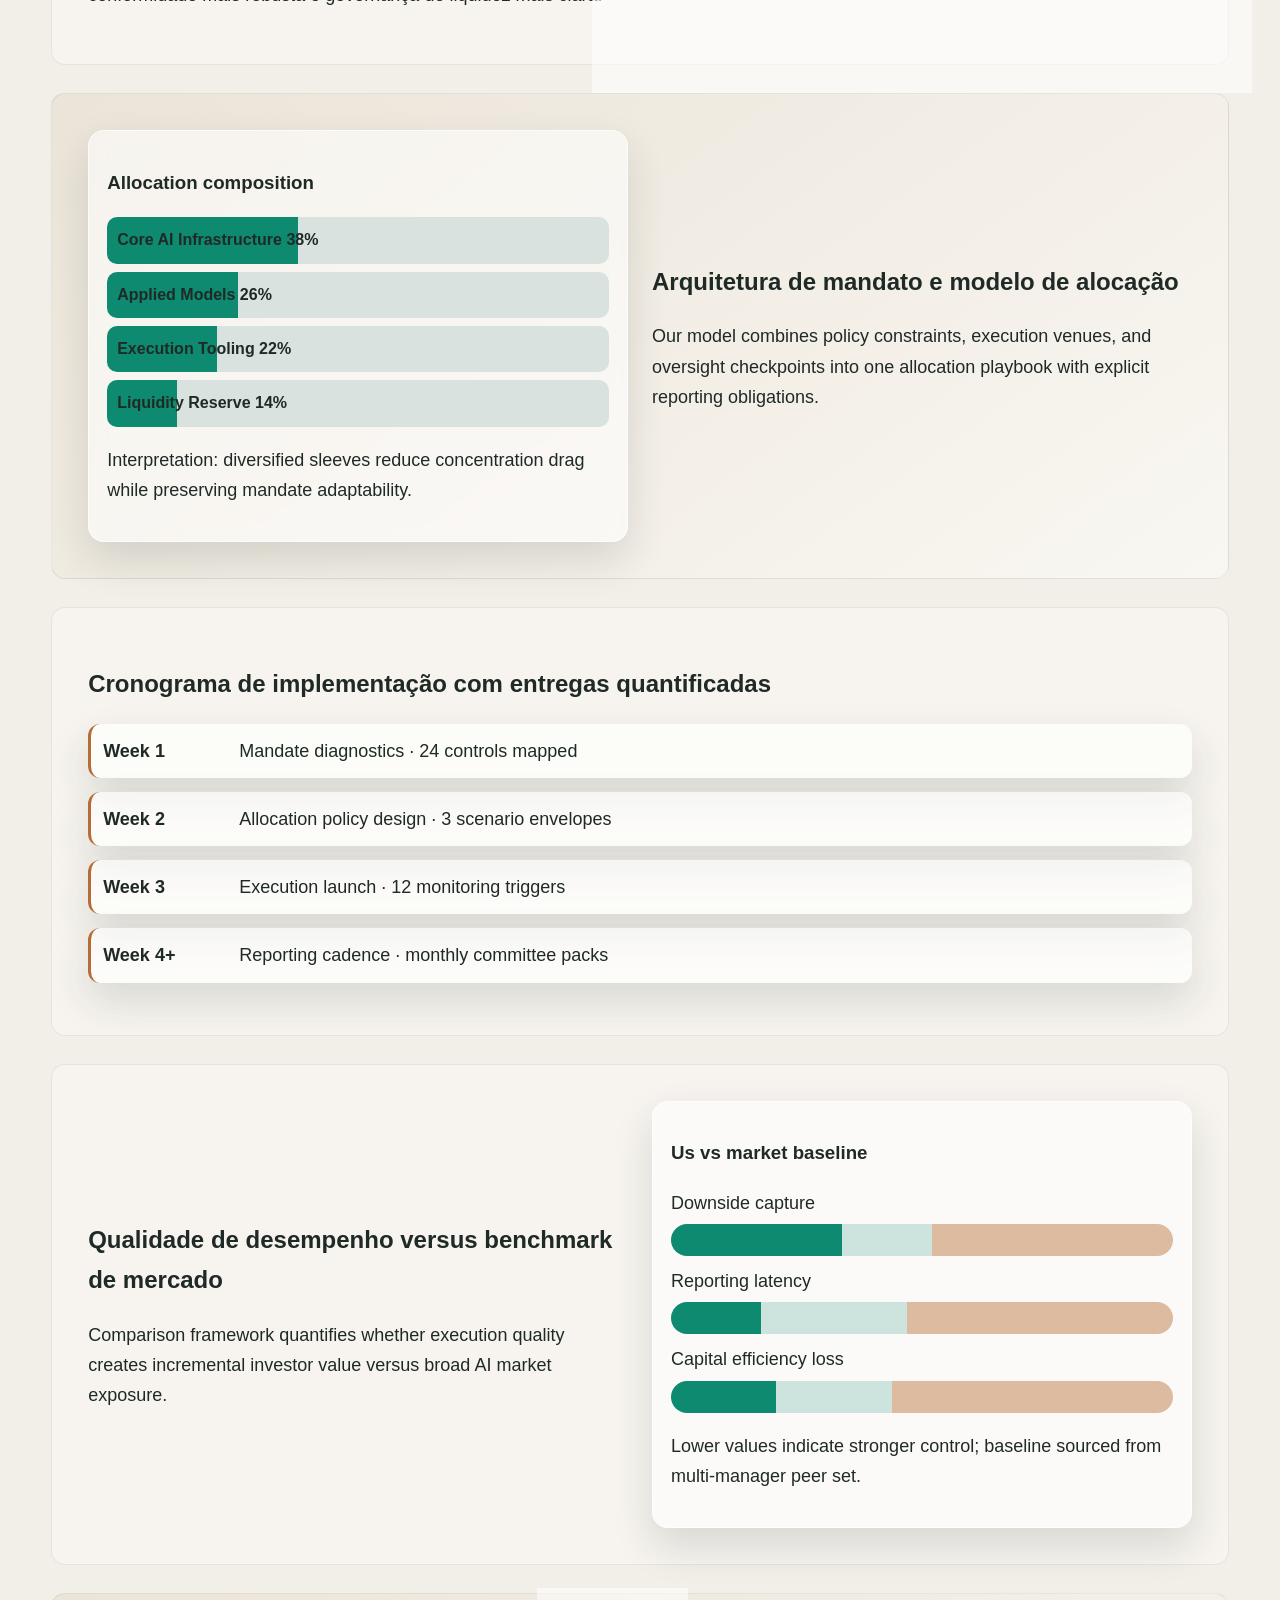
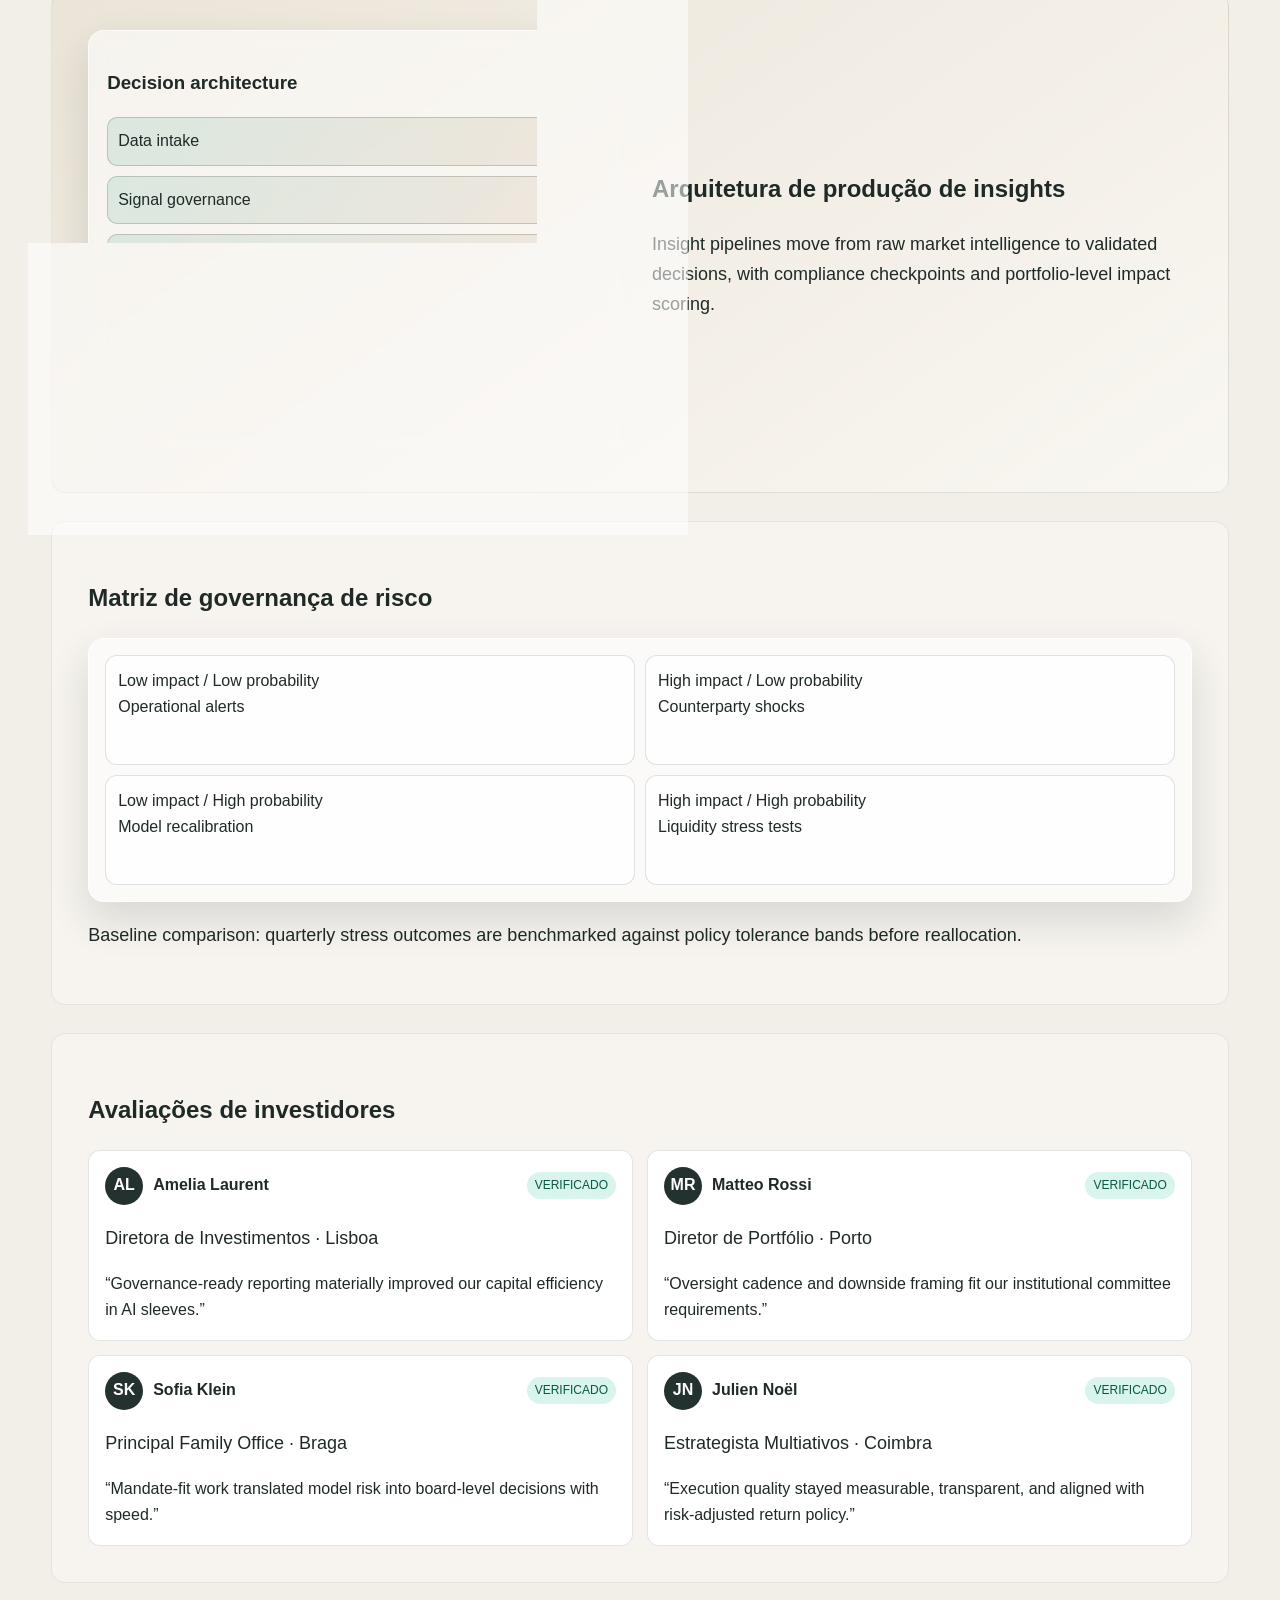
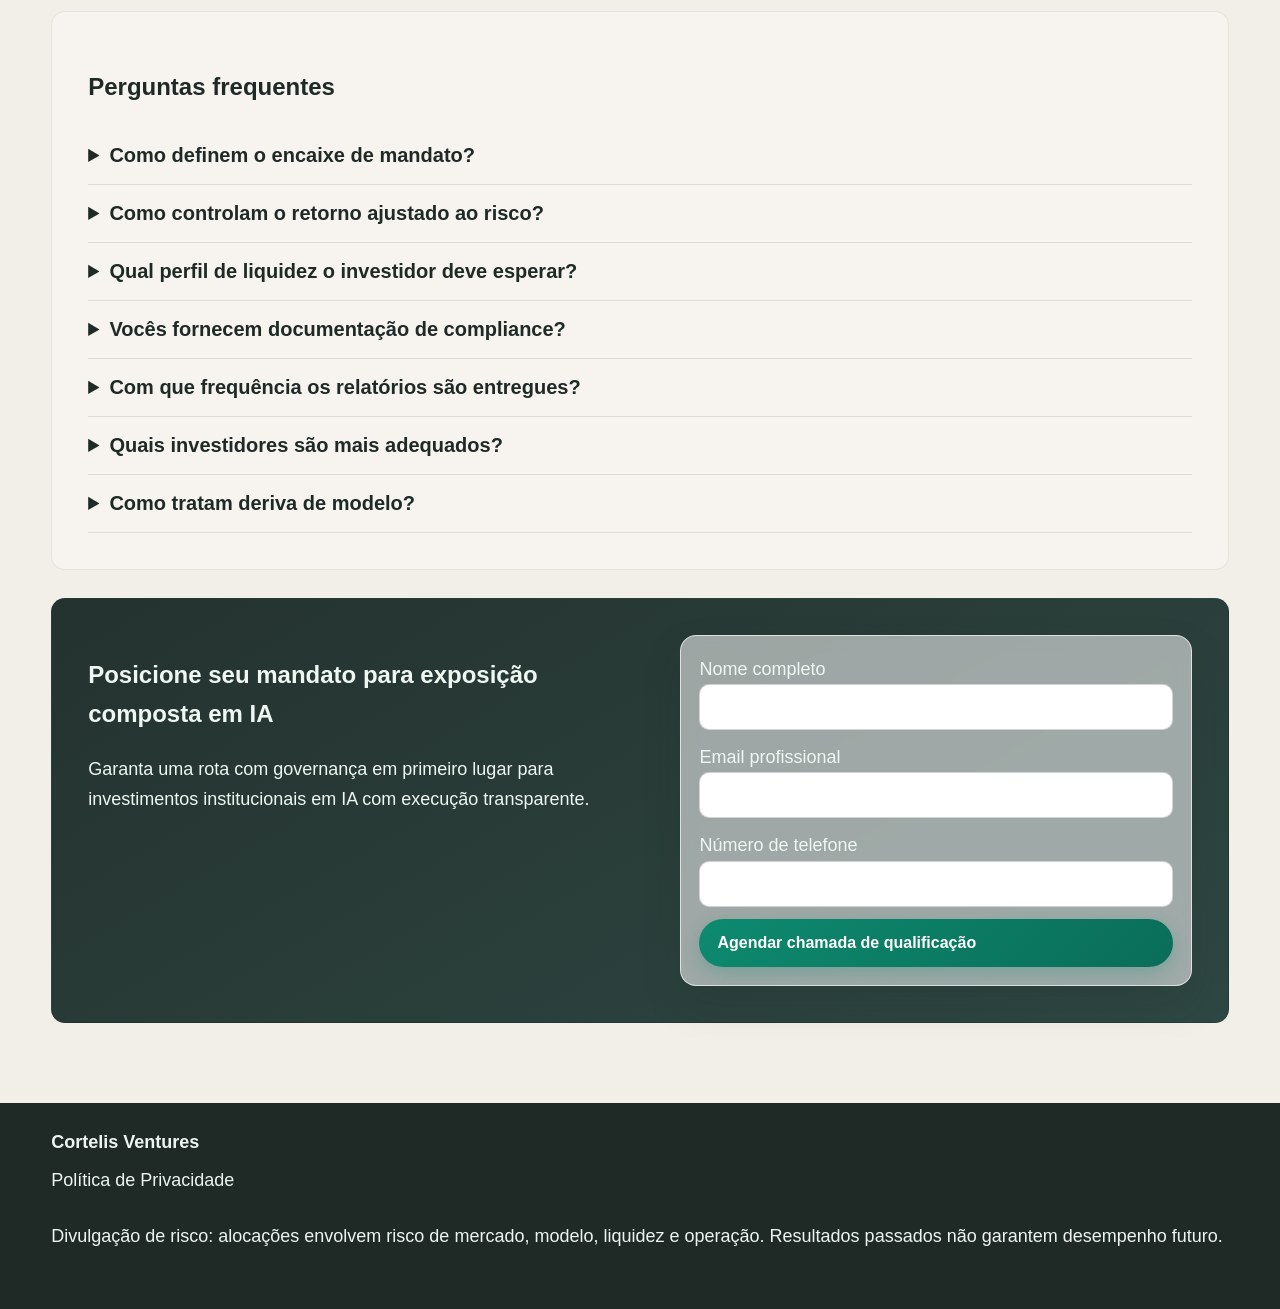
<file: pt/index.html>
<!doctype html><html lang="pt"><head><meta charset="utf-8"><meta name="viewport" content="width=device-width, initial-scale=1"><title>Cortelis Ventures | Investimentos institucionais em inteligência artificial</title><meta name="description" content="Cortelis Ventures é uma plataforma institucional de investimentos em inteligência artificial focada em governança e eficiência de capital."><link rel="canonical" href="https://cortelis.ventures/pt/"><link rel="alternate" hreflang="en" href="https://cortelis.ventures/"><link rel="alternate" hreflang="de" href="https://cortelis.ventures/de/"><link rel="alternate" hreflang="fr" href="https://cortelis.ventures/fr/"><link rel="alternate" hreflang="es" href="https://cortelis.ventures/es/"><link rel="alternate" hreflang="it" href="https://cortelis.ventures/it/"><link rel="alternate" hreflang="tr" href="https://cortelis.ventures/tr/"><link rel="alternate" hreflang="pt" href="https://cortelis.ventures/pt/"><link rel="alternate" hreflang="ja" href="https://cortelis.ventures/jp/"><link rel="alternate" hreflang="sk" href="https://cortelis.ventures/sk/"><link rel="alternate" hreflang="nl-BE" href="https://cortelis.ventures/be/"><meta property="og:title" content="Cortelis Ventures | Investimentos institucionais em inteligência artificial"><meta property="og:description" content="Cortelis Ventures é uma plataforma institucional de investimentos em inteligência artificial focada em governança e eficiência de capital."><meta property="og:type" content="website"><meta property="og:url" content="https://cortelis.ventures/pt/"><meta name="twitter:card" content="summary_large_image"><meta name="twitter:title" content="Cortelis Ventures | Investimentos institucionais em inteligência artificial"><meta name="twitter:description" content="Cortelis Ventures é uma plataforma institucional de investimentos em inteligência artificial focada em governança e eficiência de capital."><link rel="stylesheet" href="../assets/style.css"><script defer src="../assets/app.js"></script><script type="application/ld+json">{"@context":"https://schema.org","@graph":[{"@type":"Organization","name":"Cortelis Ventures","url":"https://cortelis.ventures"},{"@type":"WebSite","name":"Cortelis Ventures","url":"https://cortelis.ventures"},{"@type":"FAQPage","mainEntity":[{"@type":"Question","name":"Como definem o encaixe de mandato?","acceptedAnswer":{"@type":"Answer","text":"We map strategy design to liquidity constraints, governance thresholds, and reporting obligations before any deployment recommendation."}},{"@type":"Question","name":"Como controlam o retorno ajustado ao risco?","acceptedAnswer":{"@type":"Answer","text":"Position sizing, scenario analysis, and drawdown controls are reviewed by oversight teams with weekly policy checks."}},{"@type":"Question","name":"Qual perfil de liquidez o investidor deve esperar?","acceptedAnswer":{"@type":"Answer","text":"Mandates are structured with staged capital deployment and predefined liquidity windows aligned to investor policy."}},{"@type":"Question","name":"Vocês fornecem documentação de compliance?","acceptedAnswer":{"@type":"Answer","text":"Yes. We provide committee-ready memos, allocation rationale, monitoring logs, and evidence trails for audits."}},{"@type":"Question","name":"Com que frequência os relatórios são entregues?","acceptedAnswer":{"@type":"Answer","text":"Core reporting is delivered monthly with event-driven alerts whenever risk triggers exceed policy thresholds."}},{"@type":"Question","name":"Quais investidores são mais adequados?","acceptedAnswer":{"@type":"Answer","text":"Qualified institutions, family offices, and treasury allocators seeking governed AI exposure with disciplined execution."}},{"@type":"Question","name":"Como tratam deriva de modelo?","acceptedAnswer":{"@type":"Answer","text":"We maintain drift diagnostics, benchmark tracking, and protocol updates to keep exposure aligned with mandate intent."}}]},{"@type":"ItemList","itemListElement":[{"@type":"Review","author":{"@type":"Person","name":"Amelia Laurent"},"reviewBody":"Governance-ready reporting materially improved our capital efficiency in AI sleeves.","reviewRating":{"@type":"Rating","ratingValue":"5","bestRating":"5"}},{"@type":"Review","author":{"@type":"Person","name":"Matteo Rossi"},"reviewBody":"Oversight cadence and downside framing fit our institutional committee requirements.","reviewRating":{"@type":"Rating","ratingValue":"5","bestRating":"5"}},{"@type":"Review","author":{"@type":"Person","name":"Sofia Klein"},"reviewBody":"Mandate-fit work translated model risk into board-level decisions with speed.","reviewRating":{"@type":"Rating","ratingValue":"5","bestRating":"5"}},{"@type":"Review","author":{"@type":"Person","name":"Julien Noël"},"reviewBody":"Execution quality stayed measurable, transparent, and aligned with risk-adjusted return policy.","reviewRating":{"@type":"Rating","ratingValue":"5","bestRating":"5"}}]}]}</script></head><body><div class="mesh"></div><div class="glow glow-a"></div><div class="glow glow-b"></div><header class="site-header"><div class="brand">Cortelis Ventures</div><nav class="main-nav" aria-label="Main"><a href="#thesis">Tese</a><a href="#model">Modelo</a><a href="#process">Processo</a><a href="#risk">Risco</a><a href="#faq">FAQ</a></nav><div class="header-actions"><div class="lang-switch"><button class="btn lang-btn" aria-expanded="false">Português</button><div class="lang-menu">
<a href="../index.html">English</a>
<a href="../de/index.html">Deutsch</a>
<a href="../fr/index.html">Français</a>
<a href="../es/index.html">Español</a>
<a href="../it/index.html">Italiano</a>
<a href="../tr/index.html">Türkçe</a>
<a href="../pt/index.html">Português</a>
<a href="../jp/index.html">日本語</a>
<a href="../sk/index.html">Slovenčina</a>
<a href="../be/index.html">Belgium</a>
</div></div><a class="btn primary" href="#lead">Solicitar briefing para investidores</a><button class="burger" aria-label="Menu" aria-expanded="false">☰</button></div></header><div class="drawer" aria-hidden="true"><button class="drawer-close" aria-label="Close">×</button><nav><a href="#thesis">Tese</a><a href="#model">Modelo</a><a href="#process">Processo</a><a href="#risk">Risco</a><a href="#faq">FAQ</a></nav><div class="lang-menu mobile">
<a href="../index.html">English</a>
<a href="../de/index.html">Deutsch</a>
<a href="../fr/index.html">Français</a>
<a href="../es/index.html">Español</a>
<a href="../it/index.html">Italiano</a>
<a href="../tr/index.html">Türkçe</a>
<a href="../pt/index.html">Português</a>
<a href="../jp/index.html">日本語</a>
<a href="../sk/index.html">Slovenčina</a>
<a href="../be/index.html">Belgium</a>
</div><a class="btn primary" href="#lead">Solicitar briefing para investidores</a></div><div class="backdrop"></div><main><section class="hero reveal" id="lead"><div><p class="eyebrow">investimentos institucionais em inteligência artificial</p><h1>Investimentos institucionais em inteligência artificial para alocações estratégicas de capital</h1><p>Nosso comitê de investimentos enquadra o corredor alvo abaixo como objetivo ilustrativo sob supervisão e disciplina de governança.</p><div class="corridor"><h3>Corredor alvo</h3><div class="corr-grid"><div><strong>8%–15%</strong><span>corredor objetivo mensal</span></div><div><strong>80%–200%</strong><span>referência anualizada do corredor objetivo</span></div></div><small>Corredor objetivo ilustrativo sob supervisão. Não é garantia.</small></div></div><form class="lead-form glass"><label>Nome completo<input required></label><label>Email profissional<input type="email" required></label><label>Número de telefone<input required></label><button class="btn primary">Agendar chamada de qualificação</button></form></section><section class="kpi-strip reveal"><h2>Disciplina de capital com profundidade institucional</h2><div class="kpi-grid"><article><strong>3.4x</strong><p>execution throughput vs baseline manager workflows</p></article><article><strong>48h</strong><p>mean governance feedback cycle across mandates</p></article><article><strong>92%</strong><p>reporting completeness score under compliance controls</p></article></div></section><section class="split reveal" id="thesis"><div><h2>Por que a janela de alocação em IA importa agora</h2><p>Investimentos em IA estão migrando de narrativas especulativas para captura de fluxo de caixa de infraestrutura. Instituições que alocam com governança e planejamento de liquidez melhoram o encaixe do mandato.</p><p>Implicação para alocação: maior eficiência de capital, evidência de conformidade mais robusta e governança de liquidez mais clara.</p></div><div class="ring-panel glass"><h3>Risk-adjusted readiness index</h3><div class="rings"><div class="ring"><span>84</span><small>governance depth</small></div><div class="ring"><span>78</span><small>liquidity fit</small></div><div class="ring"><span>88</span><small>execution control</small></div></div><p>Benchmark baseline: 61 across comparable thematic allocations.</p></div></section><section class="split alt reveal" id="model"><div class="alloc glass"><h3>Allocation composition</h3><div class="stack"><span style="--w:38%">Core AI Infrastructure 38%</span><span style="--w:26%">Applied Models 26%</span><span style="--w:22%">Execution Tooling 22%</span><span style="--w:14%">Liquidity Reserve 14%</span></div><p>Interpretation: diversified sleeves reduce concentration drag while preserving mandate adaptability.</p></div><div><h2>Arquitetura de mandato e modelo de alocação</h2><p>Our model combines policy constraints, execution venues, and oversight checkpoints into one allocation playbook with explicit reporting obligations.</p></div></section><section class="timeline reveal" id="process"><h2>Cronograma de implementação com entregas quantificadas</h2><ol><li><b>Week 1</b><span>Mandate diagnostics · 24 controls mapped</span></li><li><b>Week 2</b><span>Allocation policy design · 3 scenario envelopes</span></li><li><b>Week 3</b><span>Execution launch · 12 monitoring triggers</span></li><li><b>Week 4+</b><span>Reporting cadence · monthly committee packs</span></li></ol></section><section class="split reveal"><div><h2>Qualidade de desempenho versus benchmark de mercado</h2><p>Comparison framework quantifies whether execution quality creates incremental investor value versus broad AI market exposure.</p></div><div class="compare glass"><h3>Us vs market baseline</h3><div class="bars"><div><label>Downside capture</label><em style="--a:34;--b:52"></em></div><div><label>Reporting latency</label><em style="--a:18;--b:47"></em></div><div><label>Capital efficiency loss</label><em style="--a:21;--b:44"></em></div></div><p>Lower values indicate stronger control; baseline sourced from multi-manager peer set.</p></div></section><section class="split alt reveal"><div class="arch glass"><h3>Decision architecture</h3><div class="nodes"><span>Data intake</span><span>Signal governance</span><span>Execution committee</span><span>Investor reporting</span></div><p>Investor implication: a repeatable process that links allocation decisions to auditable outcomes.</p></div><div><h2>Arquitetura de produção de insights</h2><p>Insight pipelines move from raw market intelligence to validated decisions, with compliance checkpoints and portfolio-level impact scoring.</p></div></section><section class="risk reveal" id="risk"><h2>Matriz de governança de risco</h2><div class="matrix glass"><div>Low impact / Low probability<br>Operational alerts</div><div>High impact / Low probability<br>Counterparty shocks</div><div>Low impact / High probability<br>Model recalibration</div><div>High impact / High probability<br>Liquidity stress tests</div></div><p>Baseline comparison: quarterly stress outcomes are benchmarked against policy tolerance bands before reallocation.</p></section><section class="reviews reveal"><h2>Avaliações de investidores</h2><div class="review-grid"><article><div class="top"><span class="avatar">AL</span><b>Amelia Laurent</b><mark>VERIFICADO</mark></div><p class="role">Diretora de Investimentos · Lisboa</p><q>Governance-ready reporting materially improved our capital efficiency in AI sleeves.</q></article><article><div class="top"><span class="avatar">MR</span><b>Matteo Rossi</b><mark>VERIFICADO</mark></div><p class="role">Diretor de Portfólio · Porto</p><q>Oversight cadence and downside framing fit our institutional committee requirements.</q></article><article><div class="top"><span class="avatar">SK</span><b>Sofia Klein</b><mark>VERIFICADO</mark></div><p class="role">Principal Family Office · Braga</p><q>Mandate-fit work translated model risk into board-level decisions with speed.</q></article><article><div class="top"><span class="avatar">JN</span><b>Julien Noël</b><mark>VERIFICADO</mark></div><p class="role">Estrategista Multiativos · Coimbra</p><q>Execution quality stayed measurable, transparent, and aligned with risk-adjusted return policy.</q></article></div></section><section class="faq reveal" id="faq"><h2>Perguntas frequentes</h2><details><summary>Como definem o encaixe de mandato?</summary><p>We map strategy design to liquidity constraints, governance thresholds, and reporting obligations before any deployment recommendation.</p></details><details><summary>Como controlam o retorno ajustado ao risco?</summary><p>Position sizing, scenario analysis, and drawdown controls are reviewed by oversight teams with weekly policy checks.</p></details><details><summary>Qual perfil de liquidez o investidor deve esperar?</summary><p>Mandates are structured with staged capital deployment and predefined liquidity windows aligned to investor policy.</p></details><details><summary>Vocês fornecem documentação de compliance?</summary><p>Yes. We provide committee-ready memos, allocation rationale, monitoring logs, and evidence trails for audits.</p></details><details><summary>Com que frequência os relatórios são entregues?</summary><p>Core reporting is delivered monthly with event-driven alerts whenever risk triggers exceed policy thresholds.</p></details><details><summary>Quais investidores são mais adequados?</summary><p>Qualified institutions, family offices, and treasury allocators seeking governed AI exposure with disciplined execution.</p></details><details><summary>Como tratam deriva de modelo?</summary><p>We maintain drift diagnostics, benchmark tracking, and protocol updates to keep exposure aligned with mandate intent.</p></details></section><section class="final-cta reveal"><div><h2>Posicione seu mandato para exposição composta em IA</h2><p>Garanta uma rota com governança em primeiro lugar para investimentos institucionais em IA com execução transparente.</p></div><form class="lead-form glass"><label>Nome completo<input required></label><label>Email profissional<input type="email" required></label><label>Número de telefone<input required></label><button class="btn primary">Agendar chamada de qualificação</button></form></section></main><footer><strong>Cortelis Ventures</strong> <a href="#" data-open-policy>Política de Privacidade</a><p>Divulgação de risco: alocações envolvem risco de mercado, modelo, liquidez e operação. Resultados passados não garantem desempenho futuro.</p></footer><div class="modal" aria-hidden="true" role="dialog" aria-modal="true" aria-label="Política de Privacidade"><div class="modal-card"><button class="icon-close" aria-label="Close">×</button><h3>Política de Privacidade</h3><div class="modal-scroll"><p><b>Introdução.</b> A Cortelis Ventures processa dados pessoais para comunicação com investidores, qualificação e suporte de relatórios regulatórios.</p><p><b>Coleta de dados.</b> Coletamos dados de identificação, contato profissional e metadados de interação enviados por formulários.</p><p><b>Base legal.</b> A base legal inclui interesse legítimo, etapas pré-contratuais solicitadas e obrigações de conformidade.</p><p><b>Cookies.</b> Usamos cookies essenciais e analíticos para sessões seguras e melhor desempenho do site.</p><p><b>Retenção.</b> Os registros são mantidos somente pelo período necessário para atendimento ao investidor e obrigações legais.</p><p><b>Compartilhamento com terceiros.</b> Dados podem ser compartilhados com prestadores regulados sob cláusulas contratuais de confidencialidade e segurança.</p><p><b>Segurança.</b> Os controles incluem criptografia, restrição de acesso, monitoramento e resposta a incidentes.</p><p><b>Direitos do usuário.</b> Você pode solicitar acesso, correção, exclusão, restrição, portabilidade ou oposição conforme a lei aplicável.</p><p><b>Transferências internacionais.</b> Transferências internacionais usam salvaguardas reconhecidas e proteções adequadas.</p><p><b>Divulgação de risco setorial.</b> A análise de investimentos em IA pode ser afetada por erro de modelo, descontinuidade de mercado e latência de execução.</p><p><b>Contato.</b> privacy@cortelis.ventures</p></div><div class="modal-foot"><button class="btn" data-close-policy>Fechar</button></div></div></div></body></html>
</file>
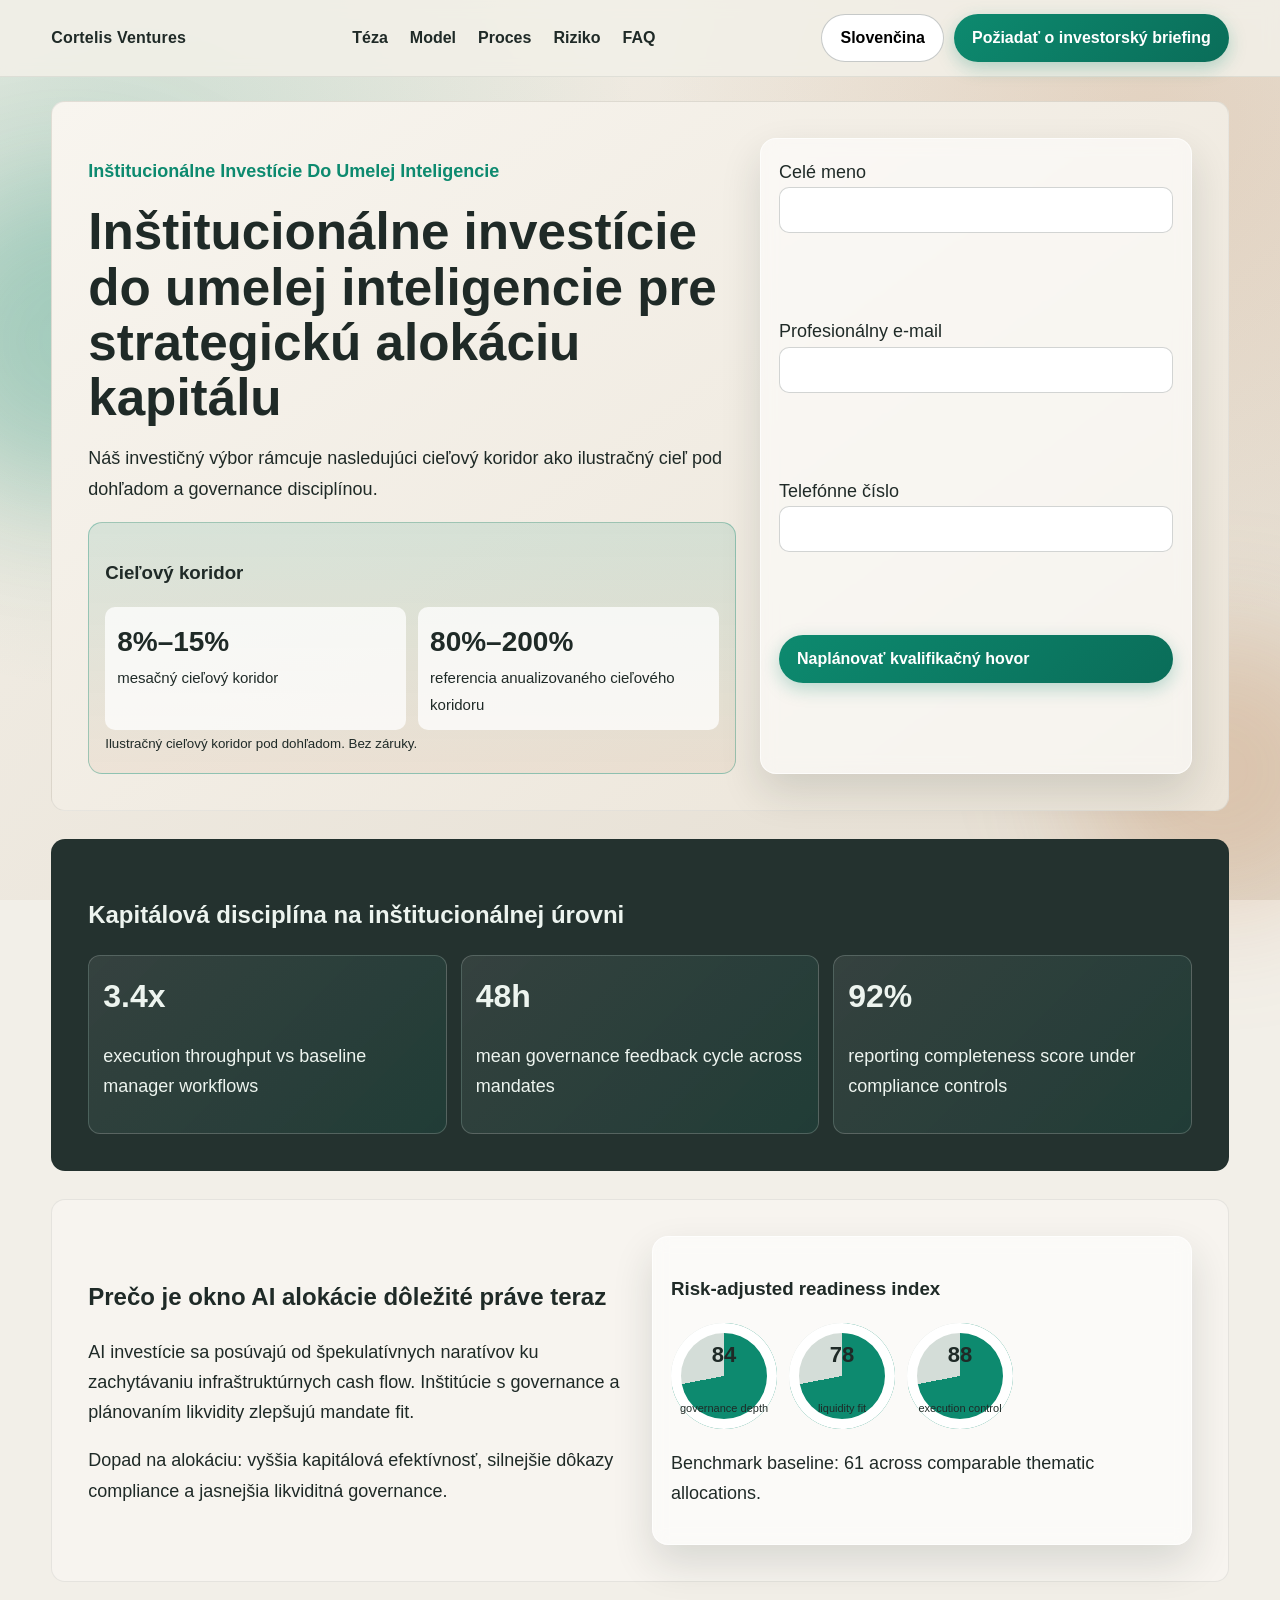
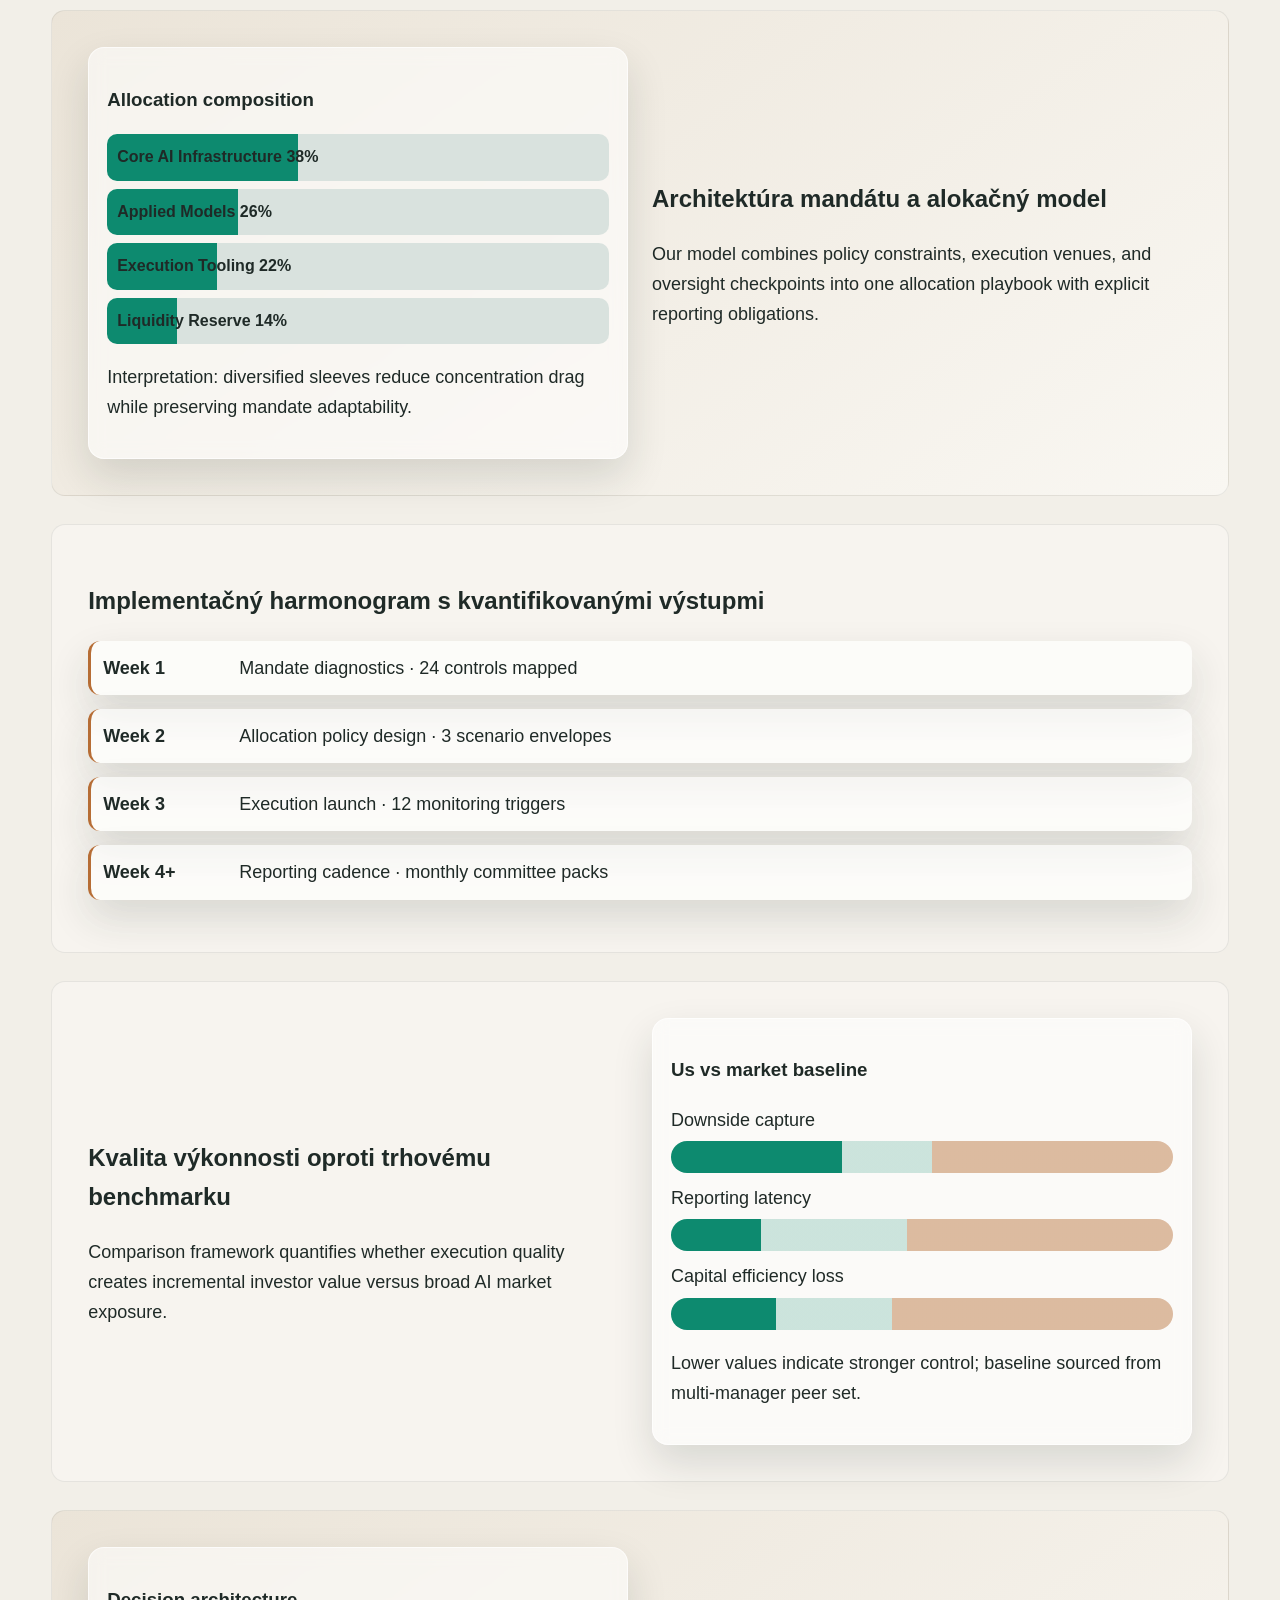
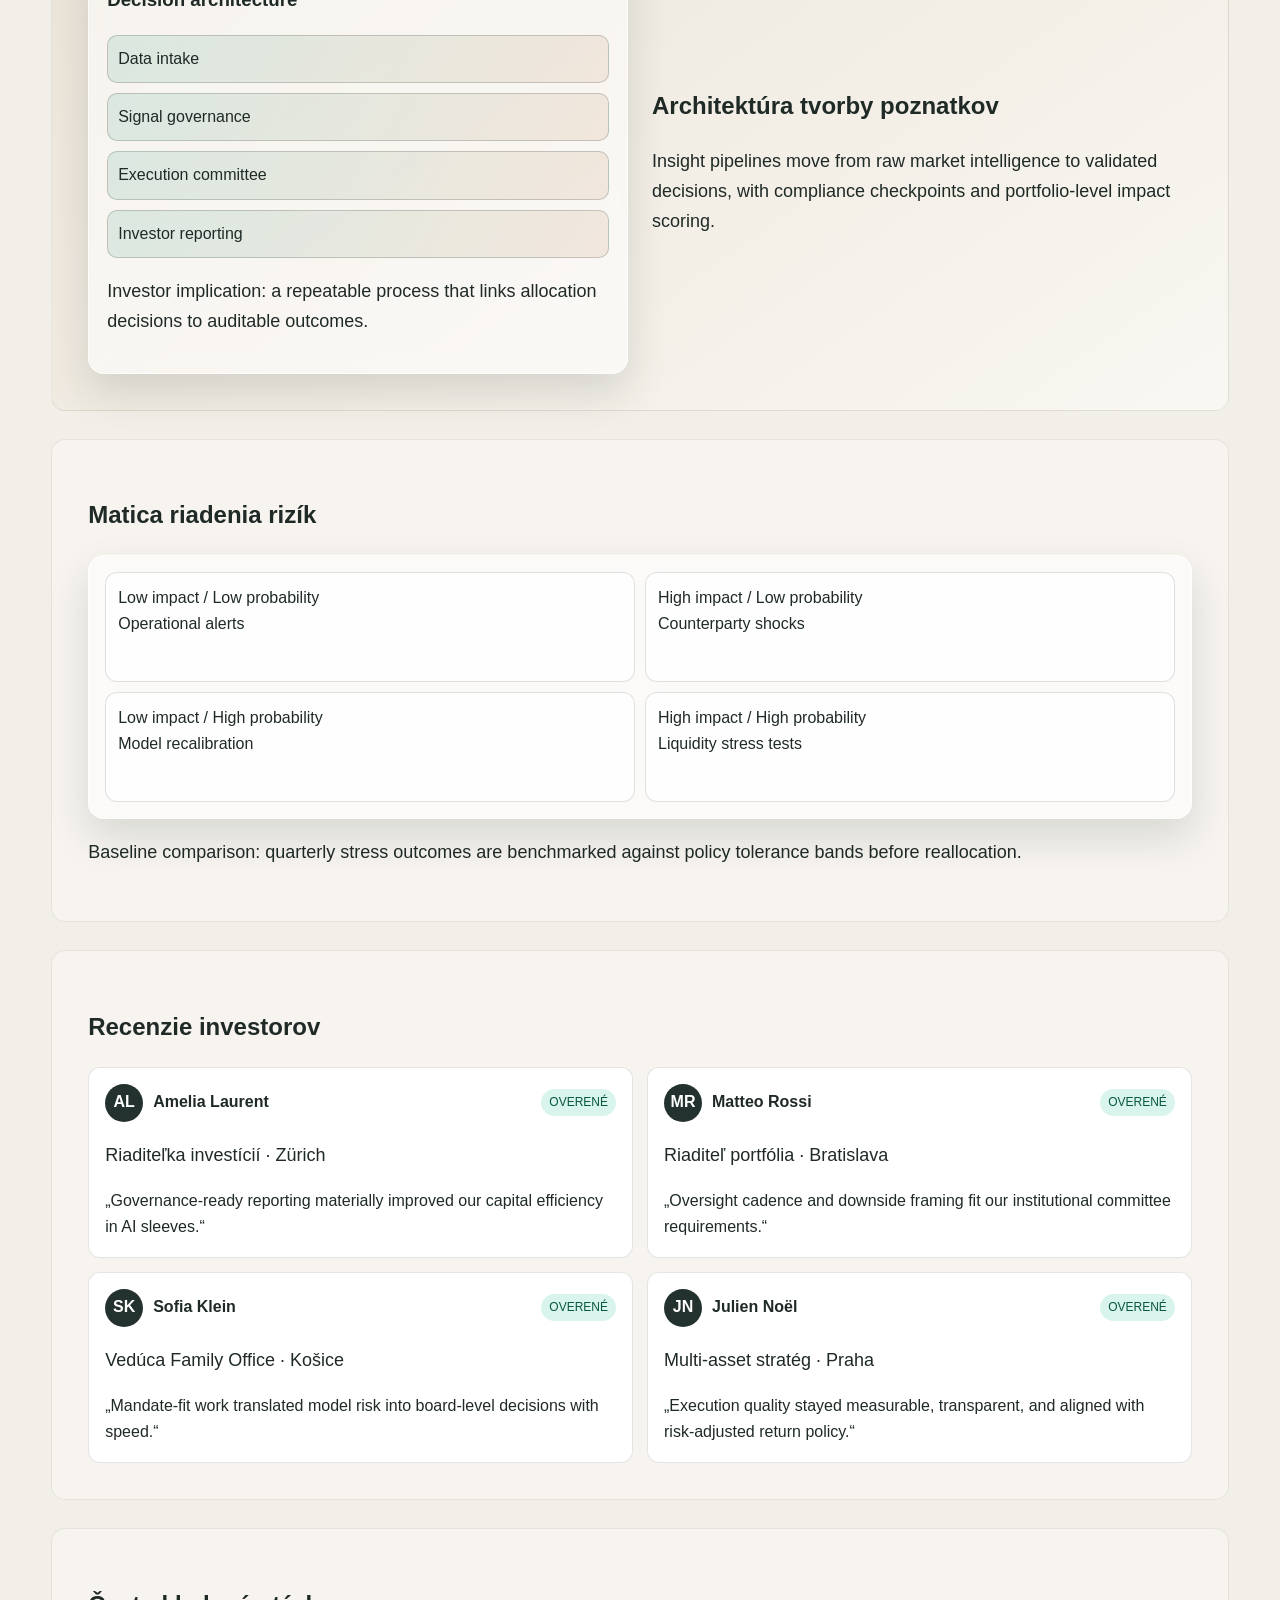
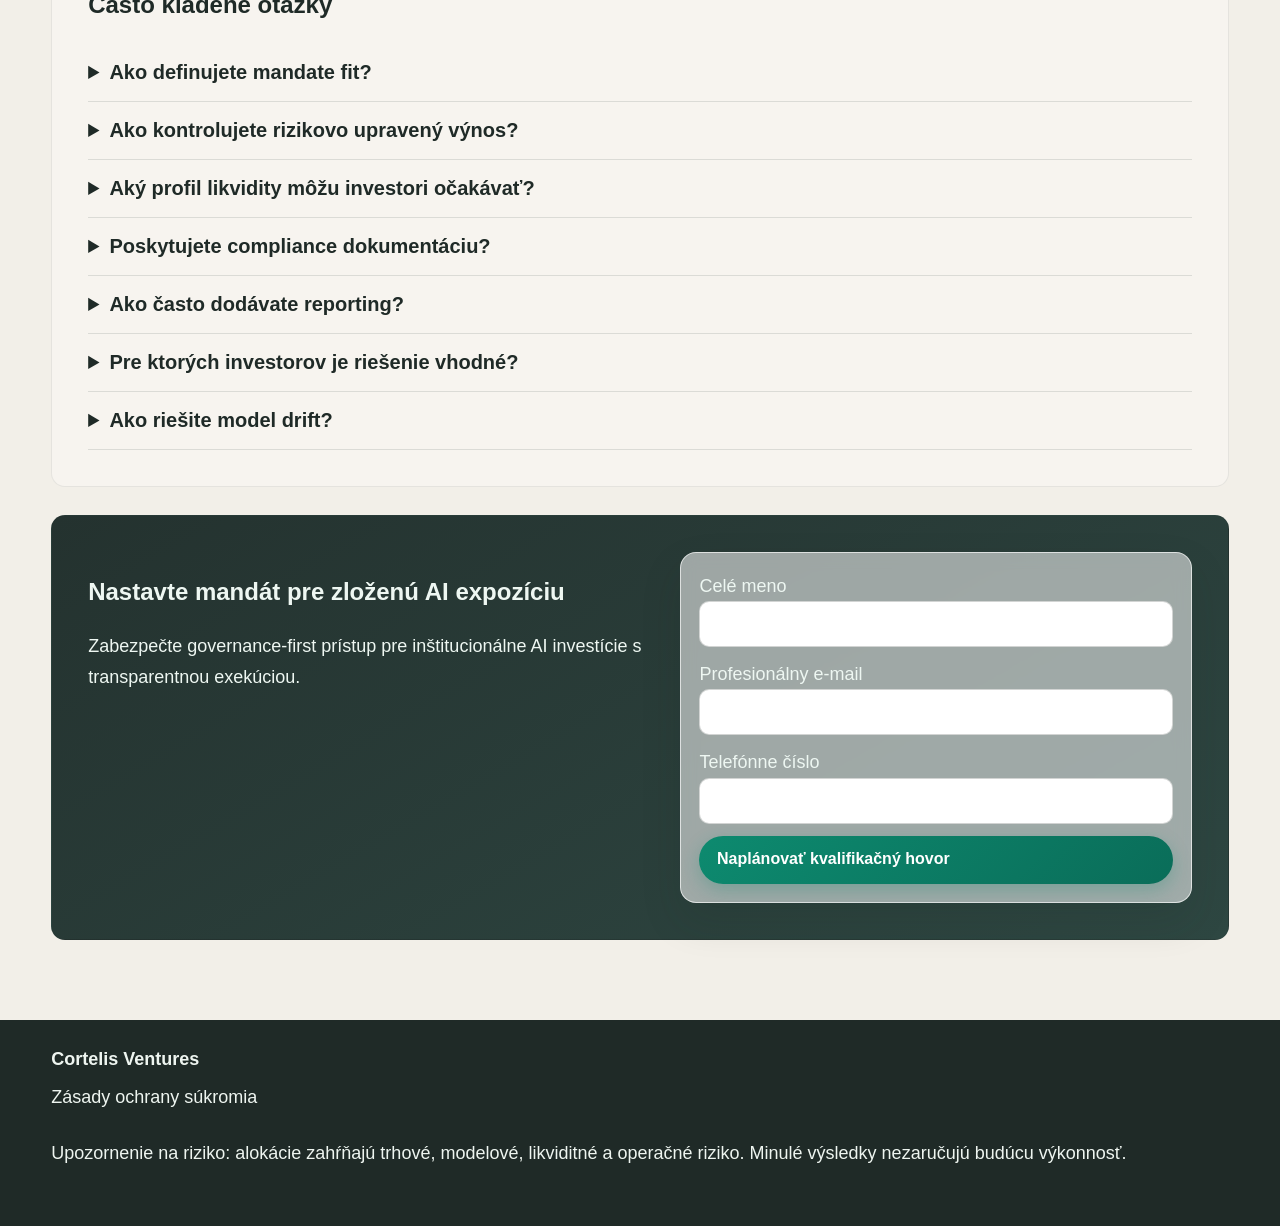
<file: sk/index.html>
<!doctype html><html lang="sk"><head><meta charset="utf-8"><meta name="viewport" content="width=device-width, initial-scale=1"><title>Cortelis Ventures | Inštitucionálne investície do umelej inteligencie</title><meta name="description" content="Cortelis Ventures je inštitucionálna platforma AI investícií zameraná na governance, kapitálovú efektívnosť a rizikovo upravené koridory výnosu."><link rel="canonical" href="https://cortelis.ventures/sk/"><link rel="alternate" hreflang="en" href="https://cortelis.ventures/"><link rel="alternate" hreflang="de" href="https://cortelis.ventures/de/"><link rel="alternate" hreflang="fr" href="https://cortelis.ventures/fr/"><link rel="alternate" hreflang="es" href="https://cortelis.ventures/es/"><link rel="alternate" hreflang="it" href="https://cortelis.ventures/it/"><link rel="alternate" hreflang="tr" href="https://cortelis.ventures/tr/"><link rel="alternate" hreflang="pt" href="https://cortelis.ventures/pt/"><link rel="alternate" hreflang="ja" href="https://cortelis.ventures/jp/"><link rel="alternate" hreflang="sk" href="https://cortelis.ventures/sk/"><link rel="alternate" hreflang="nl-BE" href="https://cortelis.ventures/be/"><meta property="og:title" content="Cortelis Ventures | Inštitucionálne investície do umelej inteligencie"><meta property="og:description" content="Cortelis Ventures je inštitucionálna platforma AI investícií zameraná na governance, kapitálovú efektívnosť a rizikovo upravené koridory výnosu."><meta property="og:type" content="website"><meta property="og:url" content="https://cortelis.ventures/sk/"><meta name="twitter:card" content="summary_large_image"><meta name="twitter:title" content="Cortelis Ventures | Inštitucionálne investície do umelej inteligencie"><meta name="twitter:description" content="Cortelis Ventures je inštitucionálna platforma AI investícií zameraná na governance, kapitálovú efektívnosť a rizikovo upravené koridory výnosu."><link rel="stylesheet" href="../assets/style.css"><script defer src="../assets/app.js"></script><script type="application/ld+json">{"@context":"https://schema.org","@graph":[{"@type":"Organization","name":"Cortelis Ventures","url":"https://cortelis.ventures"},{"@type":"WebSite","name":"Cortelis Ventures","url":"https://cortelis.ventures"},{"@type":"FAQPage","mainEntity":[{"@type":"Question","name":"Ako definujete mandate fit?","acceptedAnswer":{"@type":"Answer","text":"We map strategy design to liquidity constraints, governance thresholds, and reporting obligations before any deployment recommendation."}},{"@type":"Question","name":"Ako kontrolujete rizikovo upravený výnos?","acceptedAnswer":{"@type":"Answer","text":"Position sizing, scenario analysis, and drawdown controls are reviewed by oversight teams with weekly policy checks."}},{"@type":"Question","name":"Aký profil likvidity môžu investori očakávať?","acceptedAnswer":{"@type":"Answer","text":"Mandates are structured with staged capital deployment and predefined liquidity windows aligned to investor policy."}},{"@type":"Question","name":"Poskytujete compliance dokumentáciu?","acceptedAnswer":{"@type":"Answer","text":"Yes. We provide committee-ready memos, allocation rationale, monitoring logs, and evidence trails for audits."}},{"@type":"Question","name":"Ako často dodávate reporting?","acceptedAnswer":{"@type":"Answer","text":"Core reporting is delivered monthly with event-driven alerts whenever risk triggers exceed policy thresholds."}},{"@type":"Question","name":"Pre ktorých investorov je riešenie vhodné?","acceptedAnswer":{"@type":"Answer","text":"Qualified institutions, family offices, and treasury allocators seeking governed AI exposure with disciplined execution."}},{"@type":"Question","name":"Ako riešite model drift?","acceptedAnswer":{"@type":"Answer","text":"We maintain drift diagnostics, benchmark tracking, and protocol updates to keep exposure aligned with mandate intent."}}]},{"@type":"ItemList","itemListElement":[{"@type":"Review","author":{"@type":"Person","name":"Amelia Laurent"},"reviewBody":"Governance-ready reporting materially improved our capital efficiency in AI sleeves.","reviewRating":{"@type":"Rating","ratingValue":"5","bestRating":"5"}},{"@type":"Review","author":{"@type":"Person","name":"Matteo Rossi"},"reviewBody":"Oversight cadence and downside framing fit our institutional committee requirements.","reviewRating":{"@type":"Rating","ratingValue":"5","bestRating":"5"}},{"@type":"Review","author":{"@type":"Person","name":"Sofia Klein"},"reviewBody":"Mandate-fit work translated model risk into board-level decisions with speed.","reviewRating":{"@type":"Rating","ratingValue":"5","bestRating":"5"}},{"@type":"Review","author":{"@type":"Person","name":"Julien Noël"},"reviewBody":"Execution quality stayed measurable, transparent, and aligned with risk-adjusted return policy.","reviewRating":{"@type":"Rating","ratingValue":"5","bestRating":"5"}}]}]}</script></head><body><div class="mesh"></div><div class="glow glow-a"></div><div class="glow glow-b"></div><header class="site-header"><div class="brand">Cortelis Ventures</div><nav class="main-nav" aria-label="Main"><a href="#thesis">Téza</a><a href="#model">Model</a><a href="#process">Proces</a><a href="#risk">Riziko</a><a href="#faq">FAQ</a></nav><div class="header-actions"><div class="lang-switch"><button class="btn lang-btn" aria-expanded="false">Slovenčina</button><div class="lang-menu">
<a href="../index.html">English</a>
<a href="../de/index.html">Deutsch</a>
<a href="../fr/index.html">Français</a>
<a href="../es/index.html">Español</a>
<a href="../it/index.html">Italiano</a>
<a href="../tr/index.html">Türkçe</a>
<a href="../pt/index.html">Português</a>
<a href="../jp/index.html">日本語</a>
<a href="../sk/index.html">Slovenčina</a>
<a href="../be/index.html">Belgium</a>
</div></div><a class="btn primary" href="#lead">Požiadať o investorský briefing</a><button class="burger" aria-label="Menu" aria-expanded="false">☰</button></div></header><div class="drawer" aria-hidden="true"><button class="drawer-close" aria-label="Close">×</button><nav><a href="#thesis">Téza</a><a href="#model">Model</a><a href="#process">Proces</a><a href="#risk">Riziko</a><a href="#faq">FAQ</a></nav><div class="lang-menu mobile">
<a href="../index.html">English</a>
<a href="../de/index.html">Deutsch</a>
<a href="../fr/index.html">Français</a>
<a href="../es/index.html">Español</a>
<a href="../it/index.html">Italiano</a>
<a href="../tr/index.html">Türkçe</a>
<a href="../pt/index.html">Português</a>
<a href="../jp/index.html">日本語</a>
<a href="../sk/index.html">Slovenčina</a>
<a href="../be/index.html">Belgium</a>
</div><a class="btn primary" href="#lead">Požiadať o investorský briefing</a></div><div class="backdrop"></div><main><section class="hero reveal" id="lead"><div><p class="eyebrow">inštitucionálne investície do umelej inteligencie</p><h1>Inštitucionálne investície do umelej inteligencie pre strategickú alokáciu kapitálu</h1><p>Náš investičný výbor rámcuje nasledujúci cieľový koridor ako ilustračný cieľ pod dohľadom a governance disciplínou.</p><div class="corridor"><h3>Cieľový koridor</h3><div class="corr-grid"><div><strong>8%–15%</strong><span>mesačný cieľový koridor</span></div><div><strong>80%–200%</strong><span>referencia anualizovaného cieľového koridoru</span></div></div><small>Ilustračný cieľový koridor pod dohľadom. Bez záruky.</small></div></div><form class="lead-form glass"><label>Celé meno<input required></label><label>Profesionálny e-mail<input type="email" required></label><label>Telefónne číslo<input required></label><button class="btn primary">Naplánovať kvalifikačný hovor</button></form></section><section class="kpi-strip reveal"><h2>Kapitálová disciplína na inštitucionálnej úrovni</h2><div class="kpi-grid"><article><strong>3.4x</strong><p>execution throughput vs baseline manager workflows</p></article><article><strong>48h</strong><p>mean governance feedback cycle across mandates</p></article><article><strong>92%</strong><p>reporting completeness score under compliance controls</p></article></div></section><section class="split reveal" id="thesis"><div><h2>Prečo je okno AI alokácie dôležité práve teraz</h2><p>AI investície sa posúvajú od špekulatívnych naratívov ku zachytávaniu infraštruktúrnych cash flow. Inštitúcie s governance a plánovaním likvidity zlepšujú mandate fit.</p><p>Dopad na alokáciu: vyššia kapitálová efektívnosť, silnejšie dôkazy compliance a jasnejšia likviditná governance.</p></div><div class="ring-panel glass"><h3>Risk-adjusted readiness index</h3><div class="rings"><div class="ring"><span>84</span><small>governance depth</small></div><div class="ring"><span>78</span><small>liquidity fit</small></div><div class="ring"><span>88</span><small>execution control</small></div></div><p>Benchmark baseline: 61 across comparable thematic allocations.</p></div></section><section class="split alt reveal" id="model"><div class="alloc glass"><h3>Allocation composition</h3><div class="stack"><span style="--w:38%">Core AI Infrastructure 38%</span><span style="--w:26%">Applied Models 26%</span><span style="--w:22%">Execution Tooling 22%</span><span style="--w:14%">Liquidity Reserve 14%</span></div><p>Interpretation: diversified sleeves reduce concentration drag while preserving mandate adaptability.</p></div><div><h2>Architektúra mandátu a alokačný model</h2><p>Our model combines policy constraints, execution venues, and oversight checkpoints into one allocation playbook with explicit reporting obligations.</p></div></section><section class="timeline reveal" id="process"><h2>Implementačný harmonogram s kvantifikovanými výstupmi</h2><ol><li><b>Week 1</b><span>Mandate diagnostics · 24 controls mapped</span></li><li><b>Week 2</b><span>Allocation policy design · 3 scenario envelopes</span></li><li><b>Week 3</b><span>Execution launch · 12 monitoring triggers</span></li><li><b>Week 4+</b><span>Reporting cadence · monthly committee packs</span></li></ol></section><section class="split reveal"><div><h2>Kvalita výkonnosti oproti trhovému benchmarku</h2><p>Comparison framework quantifies whether execution quality creates incremental investor value versus broad AI market exposure.</p></div><div class="compare glass"><h3>Us vs market baseline</h3><div class="bars"><div><label>Downside capture</label><em style="--a:34;--b:52"></em></div><div><label>Reporting latency</label><em style="--a:18;--b:47"></em></div><div><label>Capital efficiency loss</label><em style="--a:21;--b:44"></em></div></div><p>Lower values indicate stronger control; baseline sourced from multi-manager peer set.</p></div></section><section class="split alt reveal"><div class="arch glass"><h3>Decision architecture</h3><div class="nodes"><span>Data intake</span><span>Signal governance</span><span>Execution committee</span><span>Investor reporting</span></div><p>Investor implication: a repeatable process that links allocation decisions to auditable outcomes.</p></div><div><h2>Architektúra tvorby poznatkov</h2><p>Insight pipelines move from raw market intelligence to validated decisions, with compliance checkpoints and portfolio-level impact scoring.</p></div></section><section class="risk reveal" id="risk"><h2>Matica riadenia rizík</h2><div class="matrix glass"><div>Low impact / Low probability<br>Operational alerts</div><div>High impact / Low probability<br>Counterparty shocks</div><div>Low impact / High probability<br>Model recalibration</div><div>High impact / High probability<br>Liquidity stress tests</div></div><p>Baseline comparison: quarterly stress outcomes are benchmarked against policy tolerance bands before reallocation.</p></section><section class="reviews reveal"><h2>Recenzie investorov</h2><div class="review-grid"><article><div class="top"><span class="avatar">AL</span><b>Amelia Laurent</b><mark>OVERENÉ</mark></div><p class="role">Riaditeľka investícií · Zürich</p><q>Governance-ready reporting materially improved our capital efficiency in AI sleeves.</q></article><article><div class="top"><span class="avatar">MR</span><b>Matteo Rossi</b><mark>OVERENÉ</mark></div><p class="role">Riaditeľ portfólia · Bratislava</p><q>Oversight cadence and downside framing fit our institutional committee requirements.</q></article><article><div class="top"><span class="avatar">SK</span><b>Sofia Klein</b><mark>OVERENÉ</mark></div><p class="role">Vedúca Family Office · Košice</p><q>Mandate-fit work translated model risk into board-level decisions with speed.</q></article><article><div class="top"><span class="avatar">JN</span><b>Julien Noël</b><mark>OVERENÉ</mark></div><p class="role">Multi-asset stratég · Praha</p><q>Execution quality stayed measurable, transparent, and aligned with risk-adjusted return policy.</q></article></div></section><section class="faq reveal" id="faq"><h2>Často kladené otázky</h2><details><summary>Ako definujete mandate fit?</summary><p>We map strategy design to liquidity constraints, governance thresholds, and reporting obligations before any deployment recommendation.</p></details><details><summary>Ako kontrolujete rizikovo upravený výnos?</summary><p>Position sizing, scenario analysis, and drawdown controls are reviewed by oversight teams with weekly policy checks.</p></details><details><summary>Aký profil likvidity môžu investori očakávať?</summary><p>Mandates are structured with staged capital deployment and predefined liquidity windows aligned to investor policy.</p></details><details><summary>Poskytujete compliance dokumentáciu?</summary><p>Yes. We provide committee-ready memos, allocation rationale, monitoring logs, and evidence trails for audits.</p></details><details><summary>Ako často dodávate reporting?</summary><p>Core reporting is delivered monthly with event-driven alerts whenever risk triggers exceed policy thresholds.</p></details><details><summary>Pre ktorých investorov je riešenie vhodné?</summary><p>Qualified institutions, family offices, and treasury allocators seeking governed AI exposure with disciplined execution.</p></details><details><summary>Ako riešite model drift?</summary><p>We maintain drift diagnostics, benchmark tracking, and protocol updates to keep exposure aligned with mandate intent.</p></details></section><section class="final-cta reveal"><div><h2>Nastavte mandát pre zloženú AI expozíciu</h2><p>Zabezpečte governance-first prístup pre inštitucionálne AI investície s transparentnou exekúciou.</p></div><form class="lead-form glass"><label>Celé meno<input required></label><label>Profesionálny e-mail<input type="email" required></label><label>Telefónne číslo<input required></label><button class="btn primary">Naplánovať kvalifikačný hovor</button></form></section></main><footer><strong>Cortelis Ventures</strong> <a href="#" data-open-policy>Zásady ochrany súkromia</a><p>Upozornenie na riziko: alokácie zahŕňajú trhové, modelové, likviditné a operačné riziko. Minulé výsledky nezaručujú budúcu výkonnosť.</p></footer><div class="modal" aria-hidden="true" role="dialog" aria-modal="true" aria-label="Zásady ochrany súkromia"><div class="modal-card"><button class="icon-close" aria-label="Close">×</button><h3>Zásady ochrany súkromia</h3><div class="modal-scroll"><p><b>Úvod.</b> Cortelis Ventures spracúva osobné údaje pre komunikáciu s investormi, kvalifikačné procesy a podporu regulačného reportingu.</p><p><b>Zber údajov.</b> Zhromažďujeme identifikačné údaje, profesionálne kontakty a metadáta interakcií z formulárov.</p><p><b>Právny základ.</b> Právny základ zahŕňa oprávnený záujem, predzmluvné kroky na žiadosť investora a povinnosti compliance.</p><p><b>Cookies.</b> Používame nevyhnutné a analytické cookies pre bezpečné relácie a výkon webu.</p><p><b>Retencia.</b> Údaje uchovávame len počas obdobia potrebného na servis investora a právne povinnosti.</p><p><b>Zdieľanie s tretími stranami.</b> Údaje môžu byť zdieľané s regulovanými poskytovateľmi podľa zmluvných doložiek o dôvernosti a bezpečnosti.</p><p><b>Bezpečnosť.</b> Kontroly zahŕňajú šifrovanie, obmedzenie prístupu, monitoring a reakciu na incidenty.</p><p><b>Práva používateľa.</b> Môžete požiadať o prístup, opravu, vymazanie, obmedzenie, prenosnosť alebo namietať podľa platného práva.</p><p><b>Medzinárodné prenosy.</b> Cezhraničné prenosy sa opierajú o uznávané ochranné mechanizmy.</p><p><b>Sektorové rizikové upozornenie.</b> AI investičná analýza môže byť ovplyvnená chybou modelu, diskontinuitou trhu a latenciou exekúcie.</p><p><b>Kontakt.</b> privacy@cortelis.ventures</p></div><div class="modal-foot"><button class="btn" data-close-policy>Zavrieť</button></div></div></div></body></html>
</file>
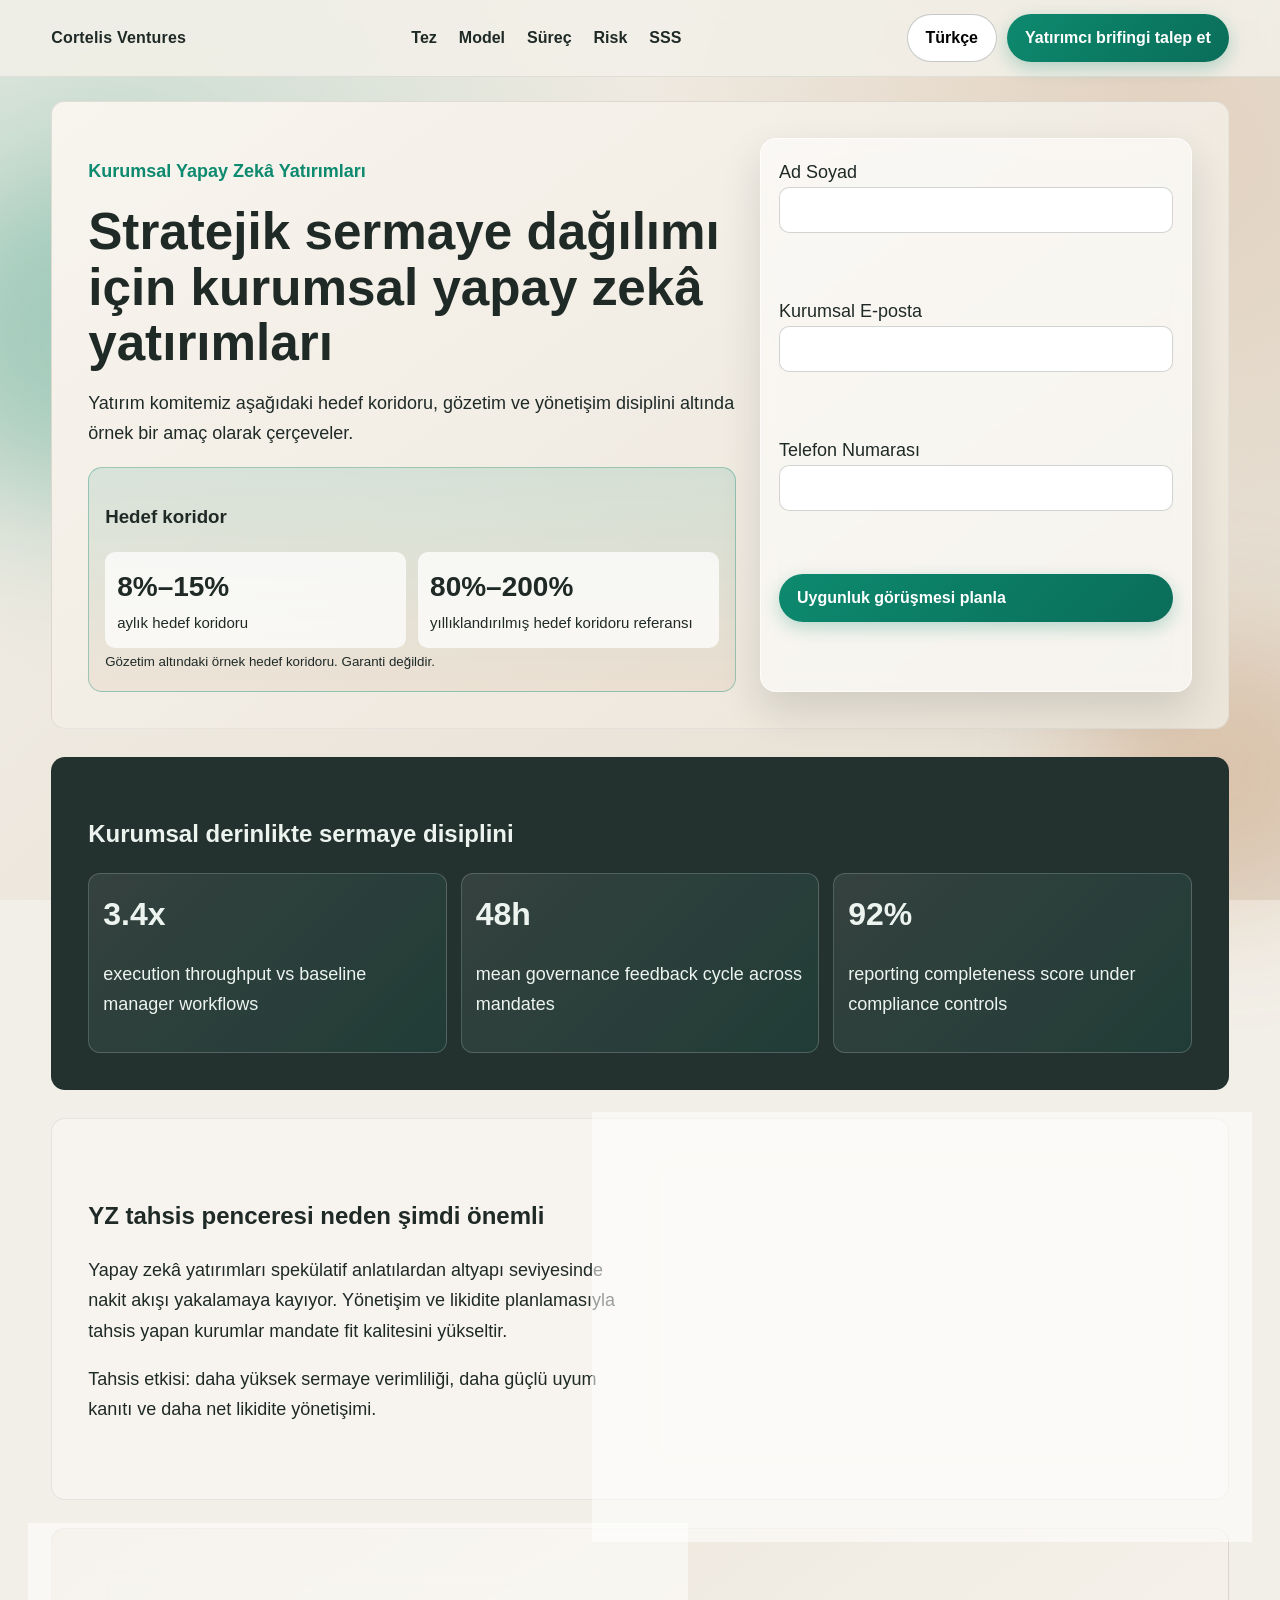
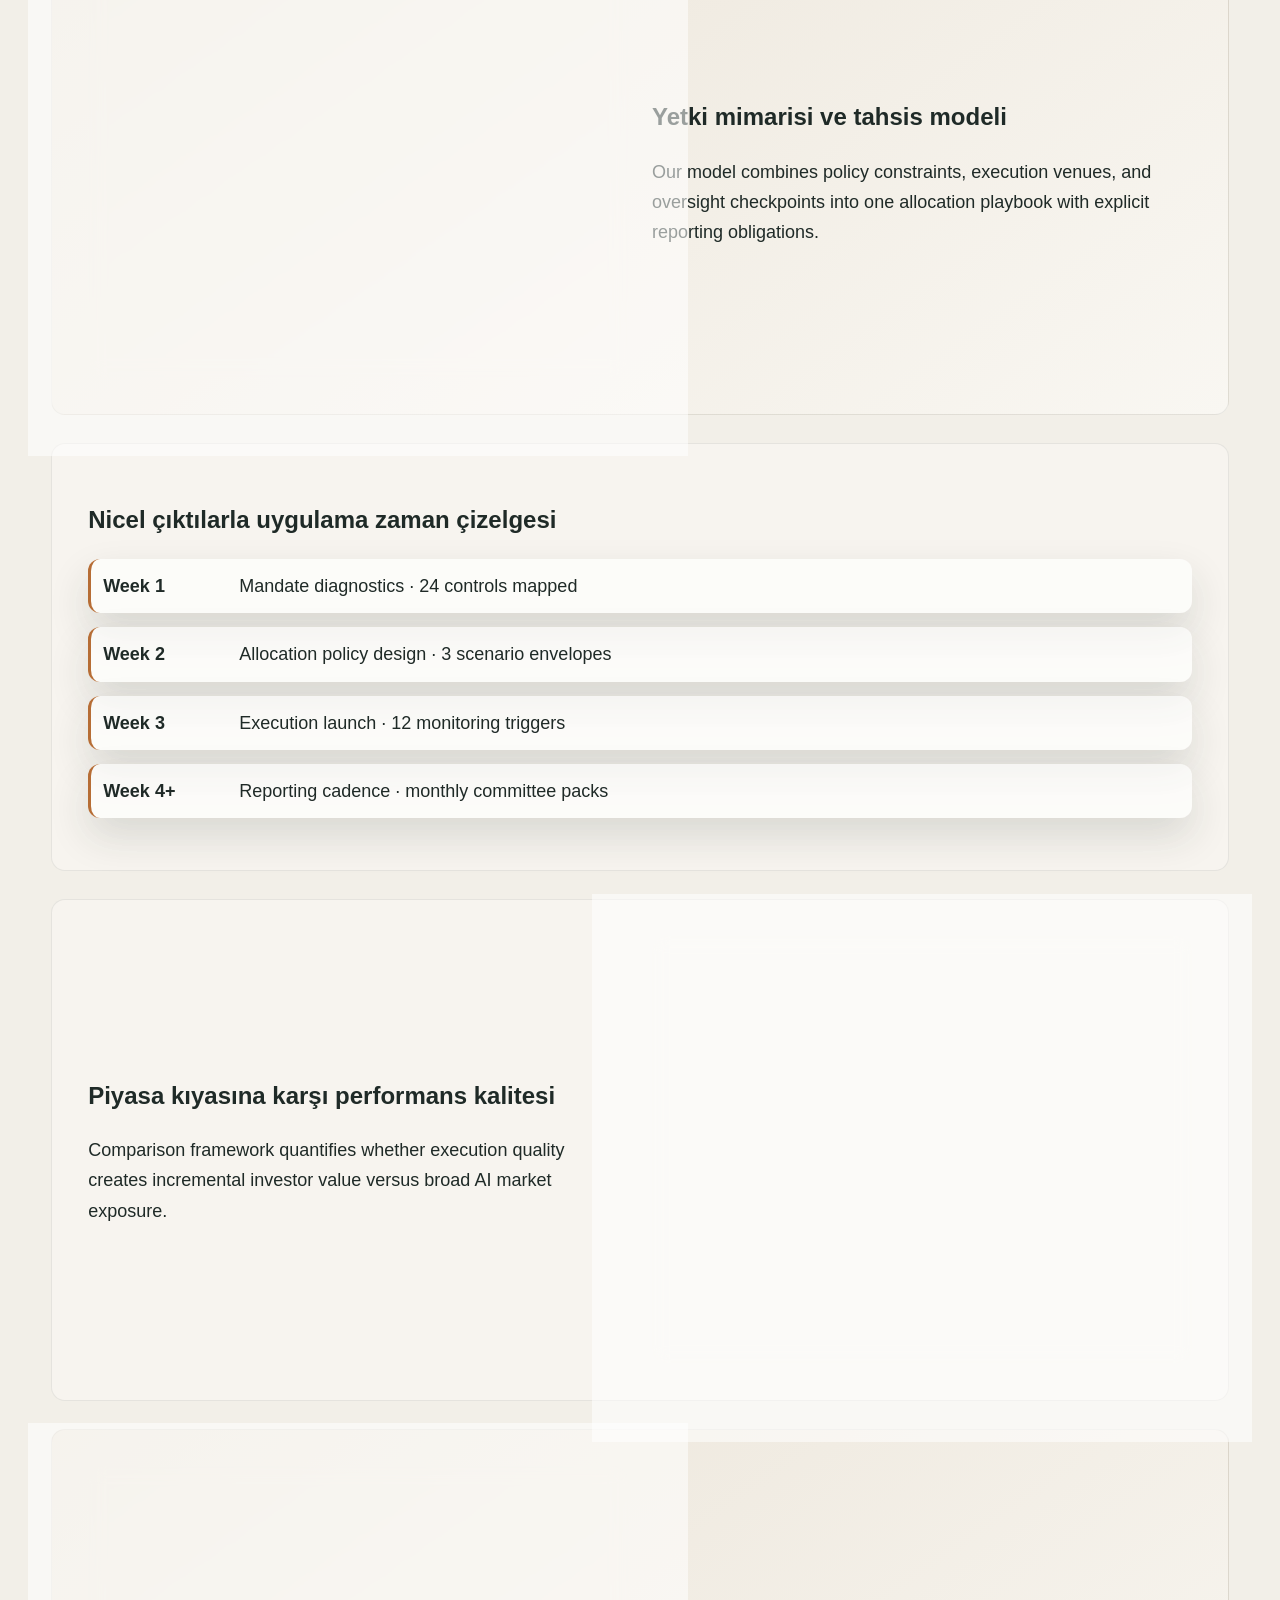
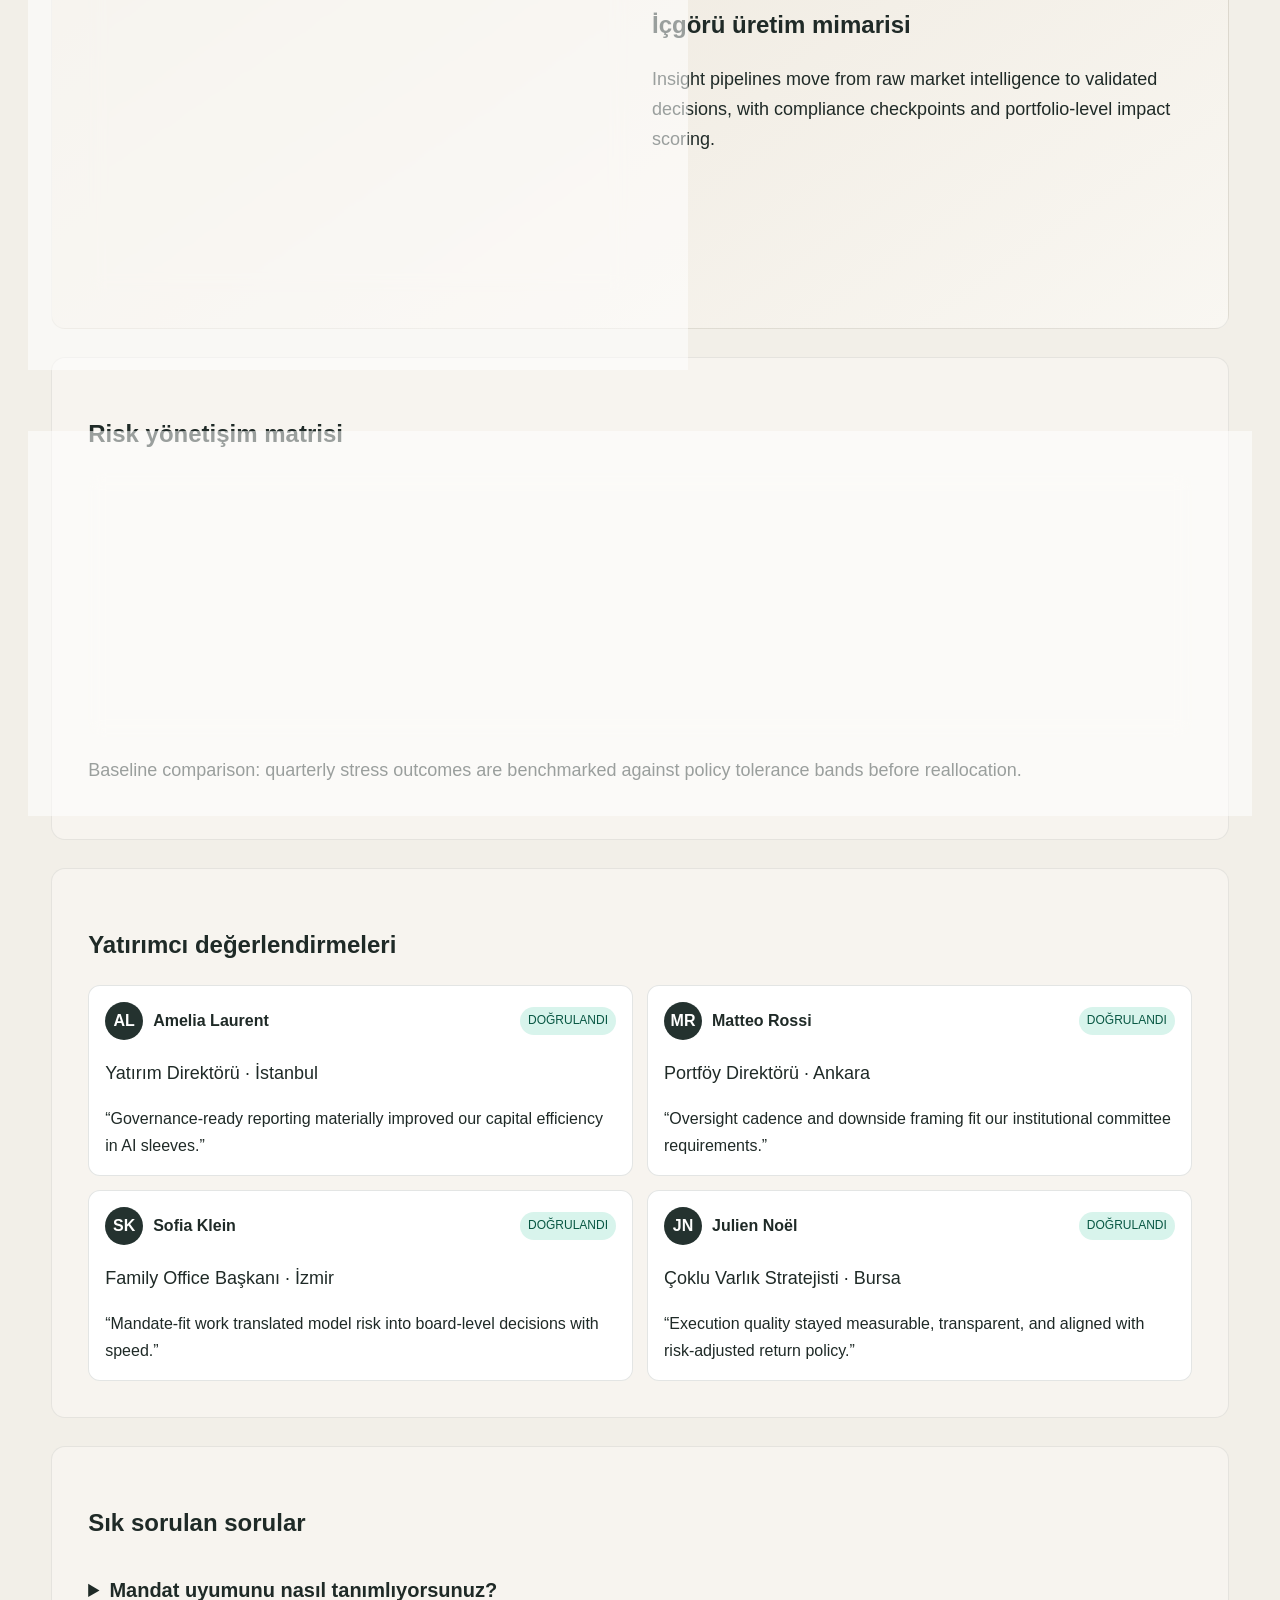
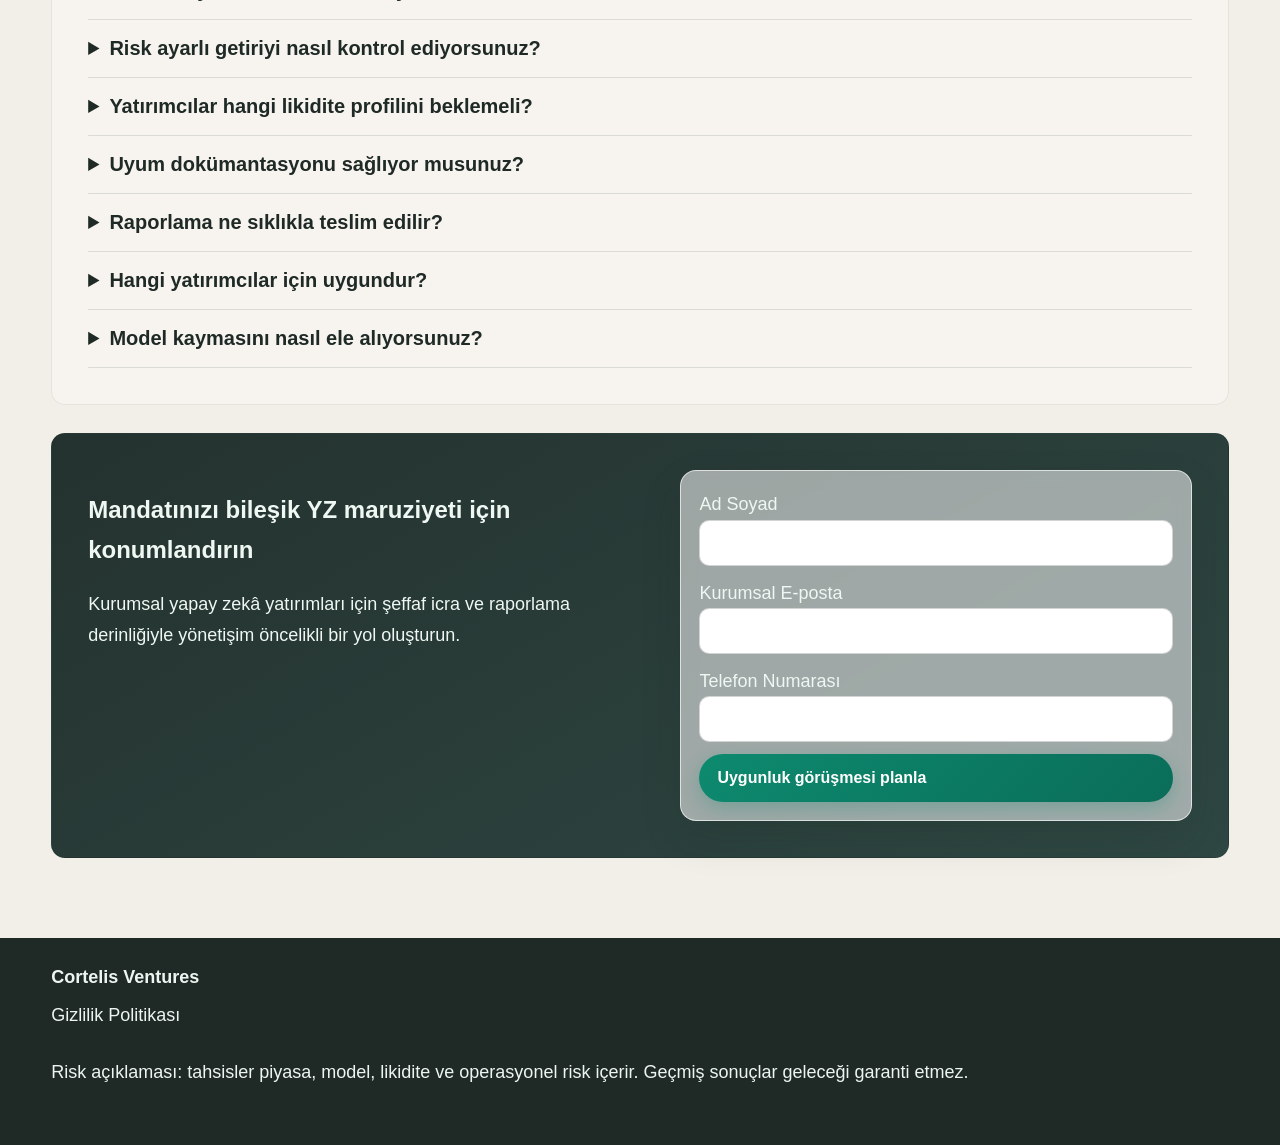
<file: tr/index.html>
<!doctype html><html lang="tr"><head><meta charset="utf-8"><meta name="viewport" content="width=device-width, initial-scale=1"><title>Cortelis Ventures | Kurumsal yapay zekâ yatırımları</title><meta name="description" content="Cortelis Ventures, yönetişim, sermaye verimliliği ve risk ayarlı getiri koridorlarına odaklanan kurumsal bir yapay zekâ yatırım platformudur."><link rel="canonical" href="https://cortelis.ventures/tr/"><link rel="alternate" hreflang="en" href="https://cortelis.ventures/"><link rel="alternate" hreflang="de" href="https://cortelis.ventures/de/"><link rel="alternate" hreflang="fr" href="https://cortelis.ventures/fr/"><link rel="alternate" hreflang="es" href="https://cortelis.ventures/es/"><link rel="alternate" hreflang="it" href="https://cortelis.ventures/it/"><link rel="alternate" hreflang="tr" href="https://cortelis.ventures/tr/"><link rel="alternate" hreflang="pt" href="https://cortelis.ventures/pt/"><link rel="alternate" hreflang="ja" href="https://cortelis.ventures/jp/"><link rel="alternate" hreflang="sk" href="https://cortelis.ventures/sk/"><link rel="alternate" hreflang="nl-BE" href="https://cortelis.ventures/be/"><meta property="og:title" content="Cortelis Ventures | Kurumsal yapay zekâ yatırımları"><meta property="og:description" content="Cortelis Ventures, yönetişim, sermaye verimliliği ve risk ayarlı getiri koridorlarına odaklanan kurumsal bir yapay zekâ yatırım platformudur."><meta property="og:type" content="website"><meta property="og:url" content="https://cortelis.ventures/tr/"><meta name="twitter:card" content="summary_large_image"><meta name="twitter:title" content="Cortelis Ventures | Kurumsal yapay zekâ yatırımları"><meta name="twitter:description" content="Cortelis Ventures, yönetişim, sermaye verimliliği ve risk ayarlı getiri koridorlarına odaklanan kurumsal bir yapay zekâ yatırım platformudur."><link rel="stylesheet" href="../assets/style.css"><script defer src="../assets/app.js"></script><script type="application/ld+json">{"@context":"https://schema.org","@graph":[{"@type":"Organization","name":"Cortelis Ventures","url":"https://cortelis.ventures"},{"@type":"WebSite","name":"Cortelis Ventures","url":"https://cortelis.ventures"},{"@type":"FAQPage","mainEntity":[{"@type":"Question","name":"Mandat uyumunu nasıl tanımlıyorsunuz?","acceptedAnswer":{"@type":"Answer","text":"We map strategy design to liquidity constraints, governance thresholds, and reporting obligations before any deployment recommendation."}},{"@type":"Question","name":"Risk ayarlı getiriyi nasıl kontrol ediyorsunuz?","acceptedAnswer":{"@type":"Answer","text":"Position sizing, scenario analysis, and drawdown controls are reviewed by oversight teams with weekly policy checks."}},{"@type":"Question","name":"Yatırımcılar hangi likidite profilini beklemeli?","acceptedAnswer":{"@type":"Answer","text":"Mandates are structured with staged capital deployment and predefined liquidity windows aligned to investor policy."}},{"@type":"Question","name":"Uyum dokümantasyonu sağlıyor musunuz?","acceptedAnswer":{"@type":"Answer","text":"Yes. We provide committee-ready memos, allocation rationale, monitoring logs, and evidence trails for audits."}},{"@type":"Question","name":"Raporlama ne sıklıkla teslim edilir?","acceptedAnswer":{"@type":"Answer","text":"Core reporting is delivered monthly with event-driven alerts whenever risk triggers exceed policy thresholds."}},{"@type":"Question","name":"Hangi yatırımcılar için uygundur?","acceptedAnswer":{"@type":"Answer","text":"Qualified institutions, family offices, and treasury allocators seeking governed AI exposure with disciplined execution."}},{"@type":"Question","name":"Model kaymasını nasıl ele alıyorsunuz?","acceptedAnswer":{"@type":"Answer","text":"We maintain drift diagnostics, benchmark tracking, and protocol updates to keep exposure aligned with mandate intent."}}]},{"@type":"ItemList","itemListElement":[{"@type":"Review","author":{"@type":"Person","name":"Amelia Laurent"},"reviewBody":"Governance-ready reporting materially improved our capital efficiency in AI sleeves.","reviewRating":{"@type":"Rating","ratingValue":"5","bestRating":"5"}},{"@type":"Review","author":{"@type":"Person","name":"Matteo Rossi"},"reviewBody":"Oversight cadence and downside framing fit our institutional committee requirements.","reviewRating":{"@type":"Rating","ratingValue":"5","bestRating":"5"}},{"@type":"Review","author":{"@type":"Person","name":"Sofia Klein"},"reviewBody":"Mandate-fit work translated model risk into board-level decisions with speed.","reviewRating":{"@type":"Rating","ratingValue":"5","bestRating":"5"}},{"@type":"Review","author":{"@type":"Person","name":"Julien Noël"},"reviewBody":"Execution quality stayed measurable, transparent, and aligned with risk-adjusted return policy.","reviewRating":{"@type":"Rating","ratingValue":"5","bestRating":"5"}}]}]}</script></head><body><div class="mesh"></div><div class="glow glow-a"></div><div class="glow glow-b"></div><header class="site-header"><div class="brand">Cortelis Ventures</div><nav class="main-nav" aria-label="Main"><a href="#thesis">Tez</a><a href="#model">Model</a><a href="#process">Süreç</a><a href="#risk">Risk</a><a href="#faq">SSS</a></nav><div class="header-actions"><div class="lang-switch"><button class="btn lang-btn" aria-expanded="false">Türkçe</button><div class="lang-menu">
<a href="../index.html">English</a>
<a href="../de/index.html">Deutsch</a>
<a href="../fr/index.html">Français</a>
<a href="../es/index.html">Español</a>
<a href="../it/index.html">Italiano</a>
<a href="../tr/index.html">Türkçe</a>
<a href="../pt/index.html">Português</a>
<a href="../jp/index.html">日本語</a>
<a href="../sk/index.html">Slovenčina</a>
<a href="../be/index.html">Belgium</a>
</div></div><a class="btn primary" href="#lead">Yatırımcı brifingi talep et</a><button class="burger" aria-label="Menu" aria-expanded="false">☰</button></div></header><div class="drawer" aria-hidden="true"><button class="drawer-close" aria-label="Close">×</button><nav><a href="#thesis">Tez</a><a href="#model">Model</a><a href="#process">Süreç</a><a href="#risk">Risk</a><a href="#faq">SSS</a></nav><div class="lang-menu mobile">
<a href="../index.html">English</a>
<a href="../de/index.html">Deutsch</a>
<a href="../fr/index.html">Français</a>
<a href="../es/index.html">Español</a>
<a href="../it/index.html">Italiano</a>
<a href="../tr/index.html">Türkçe</a>
<a href="../pt/index.html">Português</a>
<a href="../jp/index.html">日本語</a>
<a href="../sk/index.html">Slovenčina</a>
<a href="../be/index.html">Belgium</a>
</div><a class="btn primary" href="#lead">Yatırımcı brifingi talep et</a></div><div class="backdrop"></div><main><section class="hero reveal" id="lead"><div><p class="eyebrow">kurumsal yapay zekâ yatırımları</p><h1>Stratejik sermaye dağılımı için kurumsal yapay zekâ yatırımları</h1><p>Yatırım komitemiz aşağıdaki hedef koridoru, gözetim ve yönetişim disiplini altında örnek bir amaç olarak çerçeveler.</p><div class="corridor"><h3>Hedef koridor</h3><div class="corr-grid"><div><strong>8%–15%</strong><span>aylık hedef koridoru</span></div><div><strong>80%–200%</strong><span>yıllıklandırılmış hedef koridoru referansı</span></div></div><small>Gözetim altındaki örnek hedef koridoru. Garanti değildir.</small></div></div><form class="lead-form glass"><label>Ad Soyad<input required></label><label>Kurumsal E-posta<input type="email" required></label><label>Telefon Numarası<input required></label><button class="btn primary">Uygunluk görüşmesi planla</button></form></section><section class="kpi-strip reveal"><h2>Kurumsal derinlikte sermaye disiplini</h2><div class="kpi-grid"><article><strong>3.4x</strong><p>execution throughput vs baseline manager workflows</p></article><article><strong>48h</strong><p>mean governance feedback cycle across mandates</p></article><article><strong>92%</strong><p>reporting completeness score under compliance controls</p></article></div></section><section class="split reveal" id="thesis"><div><h2>YZ tahsis penceresi neden şimdi önemli</h2><p>Yapay zekâ yatırımları spekülatif anlatılardan altyapı seviyesinde nakit akışı yakalamaya kayıyor. Yönetişim ve likidite planlamasıyla tahsis yapan kurumlar mandate fit kalitesini yükseltir.</p><p>Tahsis etkisi: daha yüksek sermaye verimliliği, daha güçlü uyum kanıtı ve daha net likidite yönetişimi.</p></div><div class="ring-panel glass"><h3>Risk-adjusted readiness index</h3><div class="rings"><div class="ring"><span>84</span><small>governance depth</small></div><div class="ring"><span>78</span><small>liquidity fit</small></div><div class="ring"><span>88</span><small>execution control</small></div></div><p>Benchmark baseline: 61 across comparable thematic allocations.</p></div></section><section class="split alt reveal" id="model"><div class="alloc glass"><h3>Allocation composition</h3><div class="stack"><span style="--w:38%">Core AI Infrastructure 38%</span><span style="--w:26%">Applied Models 26%</span><span style="--w:22%">Execution Tooling 22%</span><span style="--w:14%">Liquidity Reserve 14%</span></div><p>Interpretation: diversified sleeves reduce concentration drag while preserving mandate adaptability.</p></div><div><h2>Yetki mimarisi ve tahsis modeli</h2><p>Our model combines policy constraints, execution venues, and oversight checkpoints into one allocation playbook with explicit reporting obligations.</p></div></section><section class="timeline reveal" id="process"><h2>Nicel çıktılarla uygulama zaman çizelgesi</h2><ol><li><b>Week 1</b><span>Mandate diagnostics · 24 controls mapped</span></li><li><b>Week 2</b><span>Allocation policy design · 3 scenario envelopes</span></li><li><b>Week 3</b><span>Execution launch · 12 monitoring triggers</span></li><li><b>Week 4+</b><span>Reporting cadence · monthly committee packs</span></li></ol></section><section class="split reveal"><div><h2>Piyasa kıyasına karşı performans kalitesi</h2><p>Comparison framework quantifies whether execution quality creates incremental investor value versus broad AI market exposure.</p></div><div class="compare glass"><h3>Us vs market baseline</h3><div class="bars"><div><label>Downside capture</label><em style="--a:34;--b:52"></em></div><div><label>Reporting latency</label><em style="--a:18;--b:47"></em></div><div><label>Capital efficiency loss</label><em style="--a:21;--b:44"></em></div></div><p>Lower values indicate stronger control; baseline sourced from multi-manager peer set.</p></div></section><section class="split alt reveal"><div class="arch glass"><h3>Decision architecture</h3><div class="nodes"><span>Data intake</span><span>Signal governance</span><span>Execution committee</span><span>Investor reporting</span></div><p>Investor implication: a repeatable process that links allocation decisions to auditable outcomes.</p></div><div><h2>İçgörü üretim mimarisi</h2><p>Insight pipelines move from raw market intelligence to validated decisions, with compliance checkpoints and portfolio-level impact scoring.</p></div></section><section class="risk reveal" id="risk"><h2>Risk yönetişim matrisi</h2><div class="matrix glass"><div>Low impact / Low probability<br>Operational alerts</div><div>High impact / Low probability<br>Counterparty shocks</div><div>Low impact / High probability<br>Model recalibration</div><div>High impact / High probability<br>Liquidity stress tests</div></div><p>Baseline comparison: quarterly stress outcomes are benchmarked against policy tolerance bands before reallocation.</p></section><section class="reviews reveal"><h2>Yatırımcı değerlendirmeleri</h2><div class="review-grid"><article><div class="top"><span class="avatar">AL</span><b>Amelia Laurent</b><mark>DOĞRULANDI</mark></div><p class="role">Yatırım Direktörü · İstanbul</p><q>Governance-ready reporting materially improved our capital efficiency in AI sleeves.</q></article><article><div class="top"><span class="avatar">MR</span><b>Matteo Rossi</b><mark>DOĞRULANDI</mark></div><p class="role">Portföy Direktörü · Ankara</p><q>Oversight cadence and downside framing fit our institutional committee requirements.</q></article><article><div class="top"><span class="avatar">SK</span><b>Sofia Klein</b><mark>DOĞRULANDI</mark></div><p class="role">Family Office Başkanı · İzmir</p><q>Mandate-fit work translated model risk into board-level decisions with speed.</q></article><article><div class="top"><span class="avatar">JN</span><b>Julien Noël</b><mark>DOĞRULANDI</mark></div><p class="role">Çoklu Varlık Stratejisti · Bursa</p><q>Execution quality stayed measurable, transparent, and aligned with risk-adjusted return policy.</q></article></div></section><section class="faq reveal" id="faq"><h2>Sık sorulan sorular</h2><details><summary>Mandat uyumunu nasıl tanımlıyorsunuz?</summary><p>We map strategy design to liquidity constraints, governance thresholds, and reporting obligations before any deployment recommendation.</p></details><details><summary>Risk ayarlı getiriyi nasıl kontrol ediyorsunuz?</summary><p>Position sizing, scenario analysis, and drawdown controls are reviewed by oversight teams with weekly policy checks.</p></details><details><summary>Yatırımcılar hangi likidite profilini beklemeli?</summary><p>Mandates are structured with staged capital deployment and predefined liquidity windows aligned to investor policy.</p></details><details><summary>Uyum dokümantasyonu sağlıyor musunuz?</summary><p>Yes. We provide committee-ready memos, allocation rationale, monitoring logs, and evidence trails for audits.</p></details><details><summary>Raporlama ne sıklıkla teslim edilir?</summary><p>Core reporting is delivered monthly with event-driven alerts whenever risk triggers exceed policy thresholds.</p></details><details><summary>Hangi yatırımcılar için uygundur?</summary><p>Qualified institutions, family offices, and treasury allocators seeking governed AI exposure with disciplined execution.</p></details><details><summary>Model kaymasını nasıl ele alıyorsunuz?</summary><p>We maintain drift diagnostics, benchmark tracking, and protocol updates to keep exposure aligned with mandate intent.</p></details></section><section class="final-cta reveal"><div><h2>Mandatınızı bileşik YZ maruziyeti için konumlandırın</h2><p>Kurumsal yapay zekâ yatırımları için şeffaf icra ve raporlama derinliğiyle yönetişim öncelikli bir yol oluşturun.</p></div><form class="lead-form glass"><label>Ad Soyad<input required></label><label>Kurumsal E-posta<input type="email" required></label><label>Telefon Numarası<input required></label><button class="btn primary">Uygunluk görüşmesi planla</button></form></section></main><footer><strong>Cortelis Ventures</strong> <a href="#" data-open-policy>Gizlilik Politikası</a><p>Risk açıklaması: tahsisler piyasa, model, likidite ve operasyonel risk içerir. Geçmiş sonuçlar geleceği garanti etmez.</p></footer><div class="modal" aria-hidden="true" role="dialog" aria-modal="true" aria-label="Gizlilik Politikası"><div class="modal-card"><button class="icon-close" aria-label="Close">×</button><h3>Gizlilik Politikası</h3><div class="modal-scroll"><p><b>Giriş.</b> Cortelis Ventures, yatırımcı iletişimi, uygunluk süreçleri ve düzenleyici raporlama desteği için kişisel verileri işler.</p><p><b>Veri toplama.</b> Formlarla gönderilen kimlik bilgileri, profesyonel iletişim verileri ve etkileşim metadataları toplanır.</p><p><b>Hukuki dayanak.</b> Hukuki dayanak; meşru menfaat, talep edilen sözleşme öncesi adımlar ve uyum yükümlülüklerini içerir.</p><p><b>Çerezler.</b> Güvenli oturum ve performans için zorunlu ve analitik çerezler kullanırız.</p><p><b>Saklama.</b> Kayıtlar yalnızca yatırımcı hizmeti ve yasal yükümlülükler için gerekli süre boyunca saklanır.</p><p><b>Üçüncü taraf paylaşımı.</b> Veriler, sözleşmesel gizlilik ve güvenlik hükümleriyle düzenlenmiş hizmet sağlayıcılarla paylaşılabilir.</p><p><b>Güvenlik.</b> Kontroller; şifreleme, erişim kısıtı, izleme ve olay müdahalesini içerir.</p><p><b>Kullanıcı hakları.</b> Yürürlükteki yasaya göre erişim, düzeltme, silme, kısıtlama, taşınabilirlik veya itiraz talep edebilirsiniz.</p><p><b>Uluslararası aktarım.</b> Sınır ötesi aktarımlar tanınmış güvenceler ve uygun korumalarla yapılır.</p><p><b>Sektörel risk açıklaması.</b> YZ yatırım analizi model hatası, piyasa kopuşu ve yürütme gecikmesinden etkilenebilir.</p><p><b>İletişim.</b> privacy@cortelis.ventures</p></div><div class="modal-foot"><button class="btn" data-close-policy>Kapat</button></div></div></div></body></html>
</file>
<file: assets/style.css>
:root{
  --bg:#f2efe8;--bg-soft:#e8e2d8;--ink:#1f2a27;--muted:#4b5c57;
  --primary:#0d8a6f;--secondary:#b66d35;--panel:#f8f6f1;--dark:#24322f;
  --radius:14px;--btn-height:48px;--shadow:0 18px 40px rgba(28,42,38,.14);
}
*{box-sizing:border-box}html,body{margin:0}
body{font-family:Inter,Segoe UI,Arial,sans-serif;background:var(--bg);color:var(--ink);line-height:1.65;overflow-x:hidden}
p,li,label,footer,.faq p,.modal p{font-size:18px;line-height:1.68}
a{color:inherit;text-decoration:none}
.mesh{position:fixed;inset:0;background:radial-gradient(circle at 10% 20%,rgba(13,138,111,.17),transparent 38%),radial-gradient(circle at 90% 14%,rgba(182,109,53,.16),transparent 36%),linear-gradient(135deg,#f4f0e8,#e4ddd1);z-index:-3}
.glow{position:fixed;border-radius:50%;filter:blur(60px);z-index:-2}.glow-a{width:320px;height:320px;left:-90px;top:180px;background:rgba(13,138,111,.25)}.glow-b{width:280px;height:280px;right:-80px;top:70vh;background:rgba(182,109,53,.24)}
.site-header{position:sticky;top:0;display:flex;justify-content:space-between;align-items:center;padding:14px 4vw;background:rgba(242,239,232,.88);backdrop-filter:blur(8px);border-bottom:1px solid rgba(31,42,39,.08);z-index:30}
.brand{font-weight:800;letter-spacing:.2px}.main-nav{display:flex;gap:22px;font-weight:600}.header-actions{display:flex;align-items:center;gap:10px}
.btn{height:var(--btn-height);padding:0 18px;border-radius:999px;border:1px solid rgba(31,42,39,.25);display:inline-flex;align-items:center;font-weight:650;font-size:16px;background:#fff;cursor:pointer}
.primary{background:linear-gradient(135deg,var(--primary),#0a6d59);color:#fff;border:none;box-shadow:0 6px 18px rgba(13,138,111,.28)}
.lang-switch{position:relative}.lang-menu{display:none;position:absolute;right:0;top:54px;min-width:210px;background:var(--panel);box-shadow:var(--shadow);padding:10px;border-radius:12px;border:1px solid rgba(31,42,39,.14)}
.lang-switch.open .lang-menu{display:grid;gap:4px}.lang-menu a{padding:10px 12px;border-radius:10px}.lang-menu a::before{content:"";display:inline-block;width:16px;height:11px;margin-right:8px;vertical-align:middle;background-size:cover;box-shadow:0 0 0 1px rgba(0,0,0,.12)}
.lang-menu a:nth-child(1)::before{background-image:linear-gradient(#012169,#012169),linear-gradient(90deg,#fff 50%,#c8102e 50%);background-blend-mode:screen}
.lang-menu a:nth-child(2)::before{background:linear-gradient(#000 33%,#dd0000 33% 66%,#ffce00 0)}
.lang-menu a:nth-child(3)::before{background:linear-gradient(90deg,#0055a4 33%,#fff 33% 66%,#ef4135 0)}
.lang-menu a:nth-child(4)::before{background:linear-gradient(90deg,#aa151b 26%,#f1bf00 26% 74%,#aa151b 0)}
.lang-menu a:nth-child(5)::before{background:linear-gradient(90deg,#009246 33%,#fff 33% 66%,#ce2b37 0)}
.lang-menu a:nth-child(6)::before{background:linear-gradient(#e30a17 100%)}
.lang-menu a:nth-child(7)::before{background:linear-gradient(90deg,#006600 40%,#ff0000 40% 60%,#ffcc00 0)}
.lang-menu a:nth-child(8)::before{background:radial-gradient(circle at 50% 50%,#bc002d 22%,#fff 23%)}
.lang-menu a:nth-child(9)::before{background:linear-gradient(#fff 33%,#0b4ea2 33% 66%,#ee1c25 0)}
.lang-menu a:nth-child(10)::before{background:linear-gradient(90deg,#000 33%,#fdda24 33% 66%,#ef3340 0)}
.burger{display:none;background:none;border:none;font-size:28px;line-height:1}
main{padding:24px 4vw 80px;display:grid;gap:28px}
section{padding:36px;border-radius:var(--radius);background:rgba(248,246,241,.72);border:1px solid rgba(31,42,39,.08)}
.hero{display:grid;grid-template-columns:1.2fr .8fr;gap:24px;background:linear-gradient(145deg,#f8f5ef,#ebe4d8)}
.eyebrow{font-weight:700;color:var(--primary);text-transform:capitalize}.hero h1{font-size:clamp(34px,4vw,56px);line-height:1.08;margin:.2em 0}
.glass{background:rgba(255,255,255,.55);border:1px solid rgba(255,255,255,.65);box-shadow:var(--shadow);backdrop-filter:blur(8px)}
.lead-form{padding:18px;border-radius:16px;display:grid;gap:12px}.lead-form input{width:100%;padding:12px;border-radius:10px;border:1px solid rgba(31,42,39,.2);font-size:17px}
.corridor{padding:16px;border-radius:14px;border:1px solid rgba(13,138,111,.35);background:linear-gradient(180deg,rgba(13,138,111,.12),rgba(182,109,53,.08));margin-top:18px}
.corr-grid{display:grid;grid-template-columns:1fr 1fr;gap:12px}.corr-grid div{padding:12px;border-radius:10px;background:rgba(255,255,255,.75)}.corr-grid strong{display:block;font-size:28px}.corr-grid span{font-size:15px}
.kpi-strip{background:var(--dark);color:#edf4ef}.kpi-grid{display:grid;grid-template-columns:repeat(3,1fr);gap:14px}.kpi-grid article{padding:14px;border:1px solid rgba(237,244,239,.2);border-radius:12px;background:linear-gradient(135deg,rgba(255,255,255,.08),rgba(13,138,111,.12))}.kpi-grid strong{font-size:32px}
.split{display:grid;grid-template-columns:1fr 1fr;gap:24px;align-items:center}.split.alt{background:linear-gradient(145deg,#ebe4d8,#f9f7f2)}
.ring-panel,.alloc,.compare,.arch{padding:18px;border-radius:16px}.rings{display:flex;gap:12px}.ring{width:106px;height:106px;border-radius:50%;display:grid;place-items:center;background:conic-gradient(var(--primary) 0 72%,#d4ddd8 72%);box-shadow:inset 0 0 0 10px #fff}.ring span{font-weight:800;font-size:22px}.ring small{text-align:center;font-size:11px;line-height:1.2;padding:0 8px}
.stack span{display:block;margin:8px 0;padding:10px;border-radius:10px;background:linear-gradient(90deg,var(--primary) var(--w),#d9e2de var(--w));font-weight:600}
.timeline ol{list-style:none;padding:0;display:grid;gap:14px}.timeline li{display:grid;grid-template-columns:120px 1fr;gap:16px;padding:12px;border-left:3px solid var(--secondary);background:rgba(255,255,255,.6);box-shadow:var(--shadow);border-radius:12px}
.compare .bars div{display:grid;gap:6px;margin:10px 0}.compare em{display:block;height:32px;border-radius:999px;background:linear-gradient(90deg,var(--primary) calc(var(--a)*1%),rgba(13,138,111,.2) 0 calc(var(--b)*1%),rgba(182,109,53,.45) 0)}
.arch .nodes{display:grid;gap:10px}.arch .nodes span{padding:10px;border-radius:10px;border:1px solid rgba(31,42,39,.2);background:linear-gradient(120deg,rgba(13,138,111,.12),rgba(182,109,53,.12))}
.risk .matrix{display:grid;grid-template-columns:1fr 1fr;gap:10px;padding:16px;border-radius:16px}.risk .matrix div{padding:12px;border-radius:12px;background:rgba(255,255,255,.8);min-height:110px;border:1px solid rgba(31,42,39,.14)}
.review-grid{display:grid;grid-template-columns:repeat(2,1fr);gap:14px}.review-grid article{padding:16px;border-radius:12px;background:#fff;border:1px solid rgba(31,42,39,.12)}.top{display:flex;align-items:center;gap:10px}.avatar{width:38px;height:38px;border-radius:50%;display:grid;place-items:center;background:var(--dark);color:#fff;font-weight:700}.top mark{margin-left:auto;background:#d8f4ec;color:#085743;padding:4px 8px;border-radius:999px;font-size:12px}
.faq details{border-bottom:1px solid rgba(31,42,39,.12);padding:12px 0}.faq summary{font-size:20px;font-weight:650;cursor:pointer}
.final-cta{display:grid;grid-template-columns:1fr .9fr;gap:24px;background:linear-gradient(150deg,#24322f,#2e4742);color:#eef7f2}
footer{padding:24px 4vw 40px;display:grid;gap:8px;background:#1f2a27;color:#eef5f0}
.modal{position:fixed;inset:0;background:rgba(4,10,8,.58);display:none;place-items:center;padding:20px}.modal.open{display:grid}.modal-card{max-width:760px;width:min(96vw,760px);max-height:85vh;display:grid;grid-template-rows:auto 1fr auto;background:#fff;border-radius:16px;padding:18px;position:relative}.icon-close{position:absolute;top:10px;right:10px;border:0;background:none;font-size:32px}.modal-scroll{overflow:auto;padding-right:8px}.modal-foot{display:flex;justify-content:flex-start;margin-top:10px}
.drawer,.backdrop{display:none}
.reveal{opacity:0;transform:translateY(16px);transition:.6s ease}.reveal.in{opacity:1;transform:none}
@media (max-width:900px){
  .main-nav,.header-actions .lang-switch,.header-actions .primary{display:none}.burger{display:block}
  .hero,.split,.final-cta{grid-template-columns:1fr}.kpi-grid,.review-grid{grid-template-columns:1fr}
  .drawer{position:fixed;top:0;right:0;height:100dvh;width:min(82vw,350px);background:var(--panel);z-index:40;padding:20px;display:grid;gap:18px;transform:translateX(100%);transition:.35s}.drawer.open{transform:none}.drawer nav{display:grid;gap:10px}.drawer .lang-menu{display:grid;position:static}.drawer-close{justify-self:end;border:0;background:none;font-size:34px}
  .backdrop.show{display:block;position:fixed;inset:0;background:rgba(0,0,0,.45);z-index:35}
}
body.lock{overflow:hidden}
</file>
